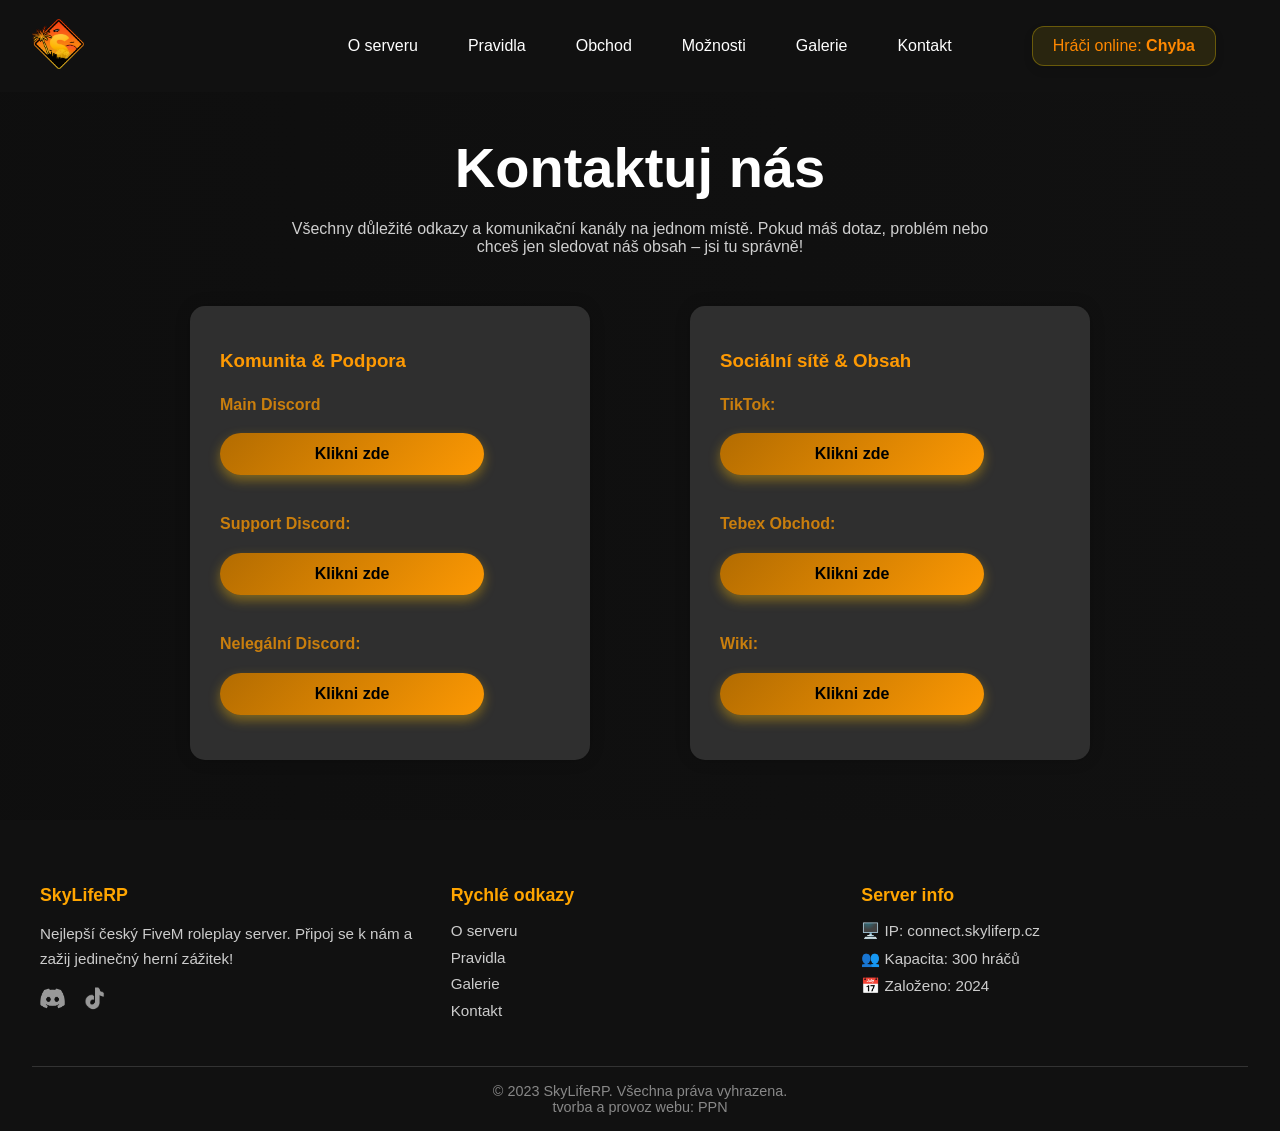
<file: kontakt.html>
<!DOCTYPE html>
<html lang="cs">
<head>
  <meta charset="UTF-8" />
  <meta name="viewport" content="width=device-width, initial-scale=1.0"/>
  <title>SkyLifeRP - Kontakt</title>
  <link rel="stylesheet" href="kontakt.css" />
  <link rel="icon" type="image/x-icon" href="img/SkyLIfeLogoWhite.png">
</head>
<body>
  <header>
    <nav class="navbar">
      <div class="logo">
        <img src="img/SkyLIfeLogoDarkYellow.png" alt="SkyLifeRP logo" class="logo-img" />
      </div>
      <div class="menu-toggle" id="menu-toggle">☰</div>
        <ul class="nav-links">
          <li><a href="index.html">O serveru</a></li>
          <li><a href="pravidla.html">Pravidla</a></li>
          <li><a href="https://store.skyliferoleplay.cz">Obchod</a></li>
          <li><a href="moznosti.html">Možnosti</a></li>
          <li><a href="galerie.html">Galerie</a></li>
          <li><a href="#">Kontakt</a></li>
  </ul>
  <div class="players-box">
    <span>Hráči online:</span> <strong id="player-count">Načítání...</strong>
  </div>
    </nav>
  </header>
<section class="contact-section">
  <div class="contact-header">
    <h2>Kontaktuj nás</h2>
    <p>Všechny důležité odkazy a komunikační kanály na jednom místě. Pokud máš dotaz, problém nebo chceš jen sledovat náš obsah – jsi tu správně!</p>
  </div>

  <div class="contact-grid">
    <div class="contact-column">
      <h3>Komunita & Podpora</h3>
      <p><strong>Main Discord</strong></p>
      <a href="https://discord.gg/skylifecz" target="_blank" class="btn">Klikni zde</a>

      <p><strong>Support Discord:</strong></p>
      <a href="https://discord.gg/D32pY2jMq7" target="_blank" class="btn">Klikni zde</a>

      <p><strong>Nelegální Discord:</strong></p>
      <a href="https://discord.gg/PNMUJyhbnb" target="_blank" class="btn">Klikni zde</a>
    </div>

    <div class="contact-column">
      <h3>Sociální sítě & Obsah</h3>
      <p><strong>TikTok:</strong></p>
      <a href="https://www.tiktok.com/@__skylife__" target="_blank" class="btn">Klikni zde</a>

      <p><strong>Tebex Obchod:</strong></p>
      <a href="https://store.skyliferoleplay.cz" target="_blank" class="btn">Klikni zde</a>

      <p><strong>Wiki:</strong></p>
      <a href="https://skylife-rp-1.gitbook.io/skylife-rp-wiki" target="_blank" class="btn">Klikni zde</a>
    </div>
  </div>
</section>

<footer class="footer">
  <div class="footer-container">
    <div class="footer-column">
      <h3>SkyLifeRP</h3>
      <p>Nejlepší český FiveM roleplay server. Připoj se k nám a zažij jedinečný herní zážitek!</p>
      <div class="social-icons">
        <a href="https://discord.gg/skylifecz"><img src="img/discord.png" alt="Discord" /></a>
        <a href="https://www.tiktok.com/@__skylife__"><img src="img/tiktok.png" alt="TikTok" /></a>
      </div>
    </div>

    <div class="footer-column">
      <h3>Rychlé odkazy</h3>
      <ul>
        <li><a href="index.html">O serveru</a></li>
        <li><a href="pravidla.html">Pravidla</a></li>
        <li><a href="galerie.html">Galerie</a></li>
        <li><a href="kontakt.html">Kontakt</a></li>
      </ul>
    </div>

    <div class="footer-column">
      <h3>Server info</h3>
      <ul>
        <li>🖥️ IP: connect.skyliferp.cz</li>
        <li>👥 Kapacita: 300 hráčů</li>
        <li>📅 Založeno: 2024</li>
      </ul>
    </div>
  </div>
  <div class="footer-bottom">
    © 2023 SkyLifeRP. Všechna práva vyhrazena. <br> tvorba a provoz webu: PPN
  </div>
</footer>

<script>
  async function fetchPlayerCount() {
    try {
      const response = await fetch("https://servers-frontend.fivem.net/api/servers/single/m8jek9");
      const data = await response.json();

      const count = data.Data.clients;
      const countElements = document.querySelectorAll("#player-count");
      countElements.forEach(el => el.textContent = count);
    } catch (error) {
      console.error("Nepodařilo se načíst počet hráčů:", error);
      const countElements = document.querySelectorAll("#player-count");
      countElements.forEach(el => el.textContent = "Chyba");
    }
  }

  fetchPlayerCount();
  setInterval(fetchPlayerCount, 60000);

  console.log("Skript funguje!");
  window.addEventListener("scroll", () => {
    const navbar = document.querySelector(".navbar");
    if (window.scrollY > 50) {
      navbar.classList.add("shrink");
    } else {
      navbar.classList.remove("shrink");
    }
  });
</script>

  <script src="script.js"></script>
</body>
</html>
</file>
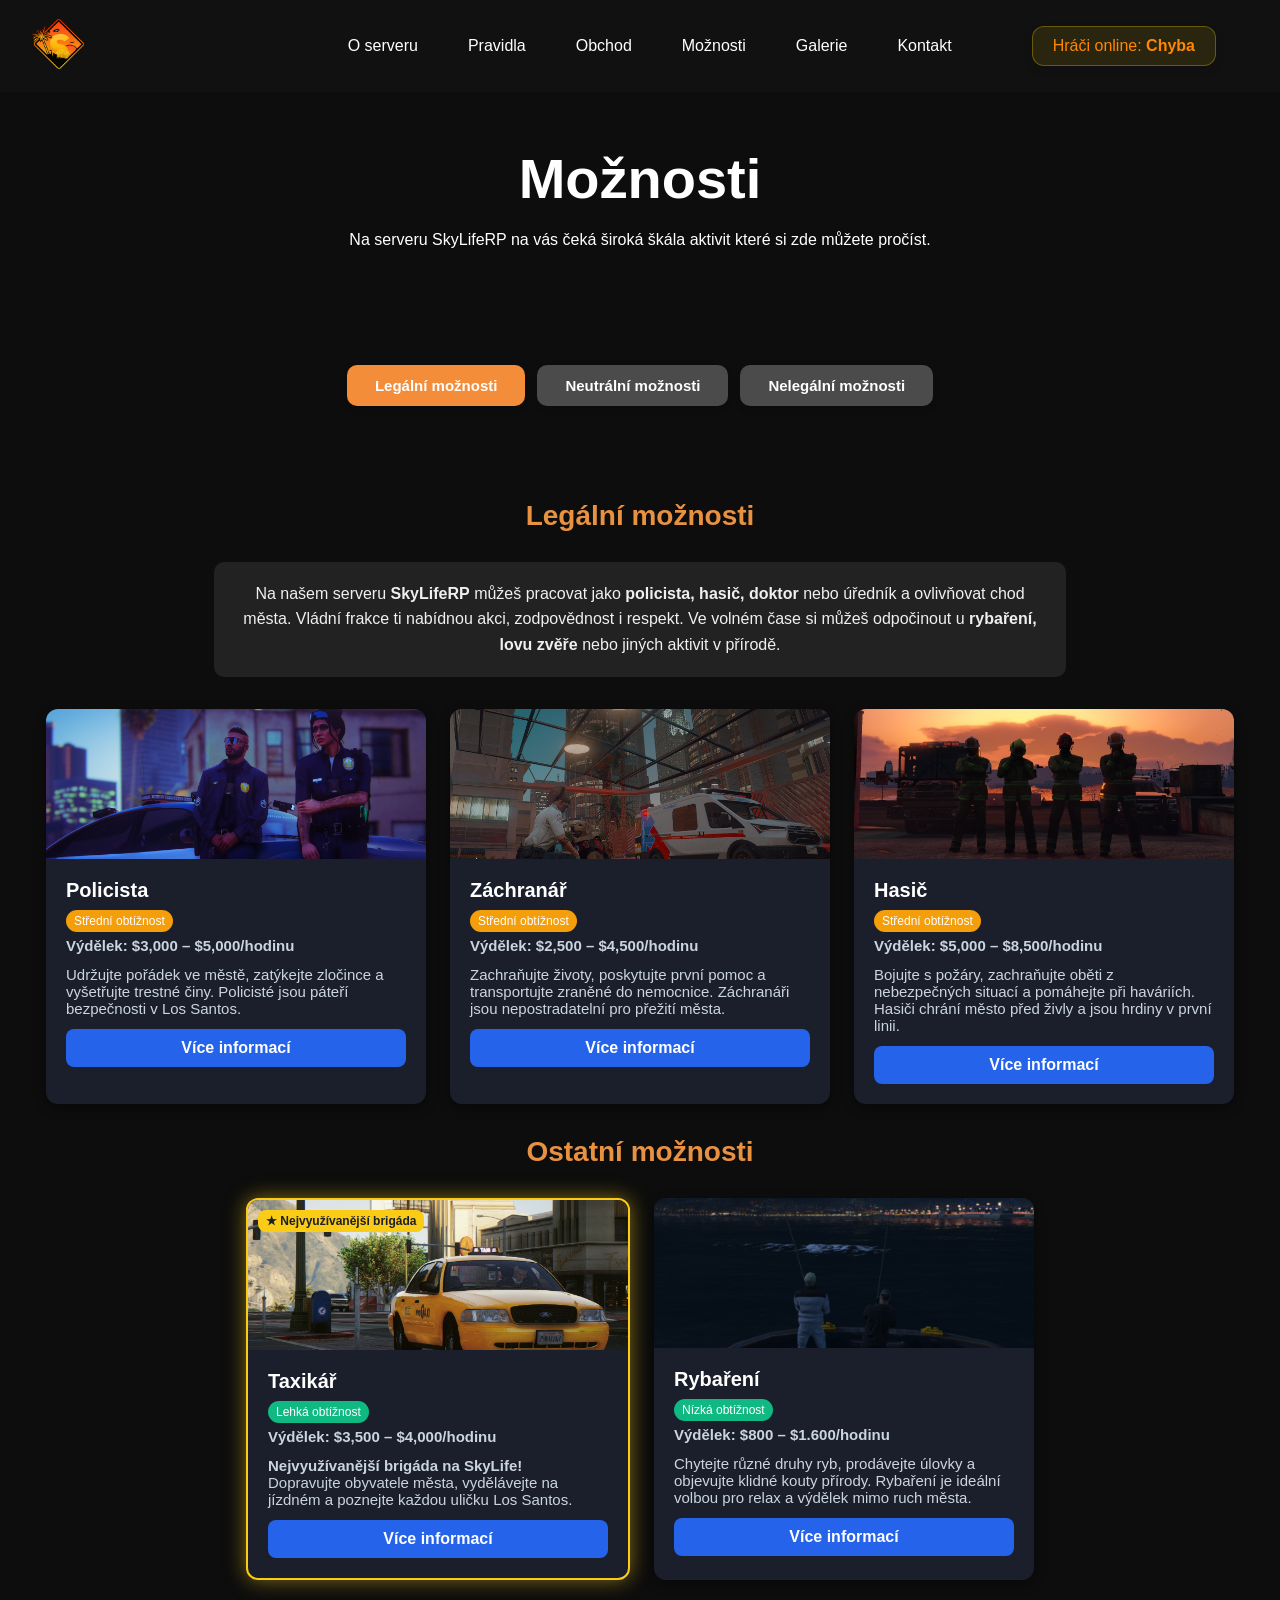
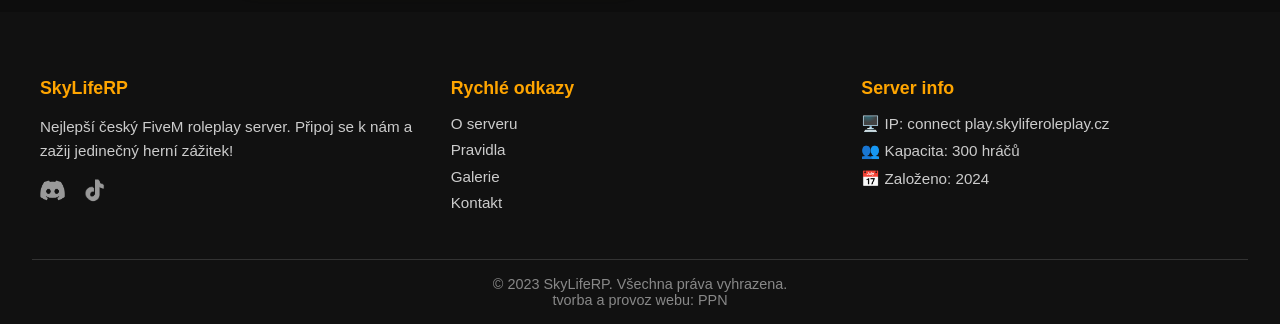
<file: moznosti.html>
<!DOCTYPE html>
<html lang="cs">
<head>
  <meta charset="UTF-8" />
  <meta name="viewport" content="width=device-width, initial-scale=1.0"/>
  <title>SkyLifeRP - Možnosti</title>
  <link rel="stylesheet" href="moznosti.css" />
  <link rel="icon" type="image/x-icon" href="img/SkyLIfeLogoWhite.png">
</head>
<body>
  <header>
    <nav class="navbar">
      <div class="logo">
        <img src="img/SkyLIfeLogoDarkYellow.png" alt="SkyLifeRP logo" class="logo-img" />
      </div>
      <div class="menu-toggle" id="menu-toggle">☰</div>
        <ul class="nav-links">
          <li><a href="index.html">O serveru</a></li>
          <li><a href="pravidla.html">Pravidla</a></li>
          <li><a href="https://store.skyliferoleplay.cz">Obchod</a></li>
          <li><a href="moznosti.html">Možnosti</a></li>
          <li><a href="galerie.html">Galerie</a></li>
          <li><a href="kontakt.html">Kontakt</a></li>
  </ul>
  <div class="players-box">
    <span>Hráči online:</span> <strong id="player-count">Načítání...</strong>
  </div>
    </nav>
  </header>

<section class="section-options">
  <div class="section-wrapper">
    <h1 class="nadpis">Možnosti</h1>
    <p class="section-subtitle">
      Na serveru SkyLifeRP na vás čeká široká škála aktivit které si zde můžete pročíst.
    </p>
  </div>
</section>

<div class="container">
  <div class="toggle-buttons">
    <button class="btn legal active" id="btn-legal">Legální možnosti</button>
    <button class="btn neutral" id="btn-neutral">Neutrální možnosti</button>
    <button class="btn illegal" id="btn-illegal">Nelegální možnosti</button>
  </div>
</div>


<!-- Kontejner pro legální karty -->
<div id="legal-cards-container">
  <h2 class="section-title">Legální možnosti</h2>
  <p class="neutral-intro">
Na našem serveru <strong>SkyLifeRP</strong> můžeš pracovat jako <strong>policista, hasič, doktor</strong> nebo úředník a ovlivňovat chod města.
Vládní frakce ti nabídnou akci, zodpovědnost i respekt.
Ve volném čase si můžeš odpočinout u <strong>rybaření, lovu zvěře</strong> nebo jiných aktivit v přírodě.
</p>
  <div class="job-cards">
    <div class="job-card">
      <div class="image-wrapper">
        <img src="img/lspd.png" alt="LSPD">
      </div>
      <div class="card-content">
        <h3>Policista</h3>
        <span class="difficulty medium">Střední obtížnost</span>
        <p class="salary">Výdělek: $3,000 – $5,000/hodinu</p>
        <p>Udržujte pořádek ve městě, zatýkejte zločince a vyšetřujte trestné činy. Policisté jsou páteří bezpečnosti v Los Santos.</p>
        <a href="#" class="info-btn" onclick="openModalLSPD()">Více informací</a>
      </div>
    </div>

          <div id="info-modal-lspd" class="modal-overlay" onclick="closeModal(event)">
    <div class="modal-content">
    <button class="modal-close-btn" onclick="closeModalByButton(event)">×</button>
    <div class="modal-scroll">

      <h2>Policista</h2>
      <div class="modal-row">
      <div class="modal-row-text">
      <ul>
      <p>Policie na SkyLife není jen o zatýkání – je to páteř zákona, klíčová součást města, kde každé rozhodnutí může změnit průběh dne. Jako policista neseš odpovědnost, ale i sílu chránit.</p> 
      <h4>Co práce u LSPD zahrnuje:</h4>
      <li>Hlídky po městě, reakce na přestupky, výjezdy k ozbrojeným incidentům</li>
      <li>Práce s moderním vybavením – tasery, radary, databáze, apod.</li>
      <li>RP výslechy, evidence trestných činů, přestupkový i trestní řád</li>
      <li>Služby jako SWAT, dopravka, hlídky ve čtvrti nebo air unit</li>
      <li>Úzká spolupráce se záchrankou a hasiči při rozsáhlých akcích</li>
      <li>Postup po hodnostech, výcviky, kariérní růst</li>
      <p><strong>Pamatuj</strong>: Nosíš odznak, ne pro prestiž – ale proto, že jsi ochoten dělat to, co jiní nedokážou. Právo, pořádek a důstojné RP začíná u tebe.</p>
      </ul>
      </div>
      </div>
      </div>
    </div>
  </div>

    <div class="job-card">
      <div class="image-wrapper">
        <img src="img/ems.png" alt="Doktorka">
      </div>
      <div class="card-content">
        <h3>Záchranář</h3>
        <span class="difficulty medium">Střední obtížnost</span>
        <p class="salary">Výdělek: $2,500 – $4,500/hodinu</p>
        <p>Zachraňujte životy, poskytujte první pomoc a transportujte zraněné do nemocnice. Záchranáři jsou nepostradatelní pro přežití města.</p>
        <a href="#" class="info-btn" onclick="openModalEMS()">Více informací</a>
      </div>
    </div>

        <div id="info-modal-ems" class="modal-overlay" onclick="closeModal(event)">
    <div class="modal-content">
    <button class="modal-close-btn" onclick="closeModalByButton(event)">×</button>
    <div class="modal-scroll">

      <h2>Záchranář</h2>
      <div class="modal-row">
      <div class="modal-row-text">
      <ul>
      <p>V roli záchranáře na SkyLife nejde jen o první pomoc. Jde o životy, o rychlost, o rozhodnutí, která děláš ve vteřinách. Být záchranářem znamená být první na místě… a poslední nadějí.</p> 
      <h4>Co tě čeká ve zdravotní frakci:</h4>
      <li>Výjezdy k nehodám, střelným zraněním i běžným kolapsům</li>
      <li>Diagnostika a ošetření zranění pomocí přehledného systému</li>
      <li>Transport pacientů do nemocnice, komunikace s doktory i policií</li>
      <li>Možnost specializace – sanitář, záchranář, lékař, chirurg nebo veterinář</li>
      <li>Přátelský kolektiv a respekt ve městě – jsi ti, kdo zachraňuje</li>
      </ul>
      </div>
      </div>
      </div>
    </div>
  </div>

    <div class="job-card">
      <div class="image-wrapper purple">
        <img src="img/lsfd.png" alt="Hasiči">
      </div>
      <div class="card-content">
        <h3>Hasič</h3>
        <span class="difficulty medium">Střední obtížnost</span>
        <p class="salary">Výdělek: $5,000 – $8,500/hodinu</p>
        <p>Bojujte s požáry, zachraňujte oběti z nebezpečných situací a pomáhejte při haváriích. Hasiči chrání město před živly a jsou hrdiny v první linii.</p>
        <a href="#" class="info-btn" onclick="openModalLSFD()">Více informací</a>
      </div>
    </div>

    <div id="info-modal-lsfd" class="modal-overlay" onclick="closeModal(event)">
    <div class="modal-content">
    <button class="modal-close-btn" onclick="closeModalByButton(event)">×</button>
    <div class="modal-scroll">

      <h2>Hasič</h2>
      <div class="modal-row">
      <div class="modal-row-text">
      <ul>
      <p>Na SkyLifeRP se můžeš stát součástí elitního týmu záchranářů v roli profesionálního hasiče. Tahle práce není jen o hašení požárů – je o odvaze, rychlém rozhodování a záchraně životů uprostřed chaosu.</p> 
      <h4>Co hasičská frakce nabízí:</h4>
      <li>Zásahy při požárech, autonehodách, výbuších a dalších krizových situacích</li>
      <li>Spolupráce s policií a záchrankou při velkých incidentech</li>
      <li>Využití specializované techniky – cisterny, hydraulické nůžky, výsuvné žebříky</li>
      <li>Ošetřování popálenin, evakuace z budov, zajištění bezpečí na místě</li>
      <li>Skvělý RP potenciál pro týmovou spolupráci, napětí i hrdinské momenty</li>
      </ul>
      </div>
      </div>
      </div>
    </div>
  </div>

  </div>

  <h2 class="section-title">Ostatní možnosti</h2>
  <div class="job-cards">

<div class="job-card highlight">
  <div class="image-wrapper">
    <img src="img/taxi.png" alt="Taxi">
  </div>
  <div class="card-content">
    <h3>Taxikář</h3>
    <span class="difficulty low">Lehká obtížnost</span>
    <p class="salary">Výdělek: $3,500 – $4,000/hodinu</p>
    <p><strong>Nejvyužívanější brigáda na SkyLife!</strong><br>
    Dopravujte obyvatele města, vydělávejte na jízdném a poznejte každou uličku Los Santos.</p>
    <a href="#" class="info-btn" onclick="openModalTaxi()">Více informací</a>
  </div>
</div>

<div id="info-modal-taxi" class="modal-overlay" onclick="closeModal(event)">
  <div class="modal-content">
    <button class="modal-close-btn" onclick="closeModalByButton(event)">×</button>
    <div class="modal-scroll">

      <h2>Taxikář</h2>
      <div class="modal-row">
        <div class="modal-row-text">
          <ul>
            <p>Taxi služba na SkyLife není jen o převážení pasažérů – je to spojka mezi lidmi, tepna města, která nikdy nespí. 
            Jako taxikář znáš každou ulici, jsi průvodce i pomocník, když ostatní potřebují rychle dorazit na místo.</p> 
            <p><strong>Proč právě taxi?</strong><br>
            Protože jde o <span style="color:#facc15; font-weight:bold;">nejpopulárnější brigádu</span> na serveru – denně ji využívají stovky hráčů, 
            takže o zákazníky nebude nouze!</p>
            <h4>Co práce u Taxi zahrnuje:</h4>
            <li>Vyřizování zakázek přes dispečink i zastavování pro náhodné zákazníky</li>
            <li>Perfektní znalost ulic, zkratek a nejrychlejších tras</li>
            <li>Interakce s hráči – od běžných jízd po nečekané situace</li>
            <li>Flexibilní pracovní doba, volnost v hraní a stabilní příjem</li>
            <li>Postup v hierarchii taxi společnosti, od řidiče až po dispečera</li>
            <p><strong>Pamatuj</strong>: Nejsi jen řidič – jsi součástí života Los Santos. Každá tvoje jízda může znamenat začátek příběhu, na který se nezapomíná.</p>
          </ul>
        </div>
      </div>
    </div>
  </div>
</div>


    <div class="job-card">
      <div class="image-wrapper">
        <img src="img/rybar.png" alt="Rybaření">
      </div>
      <div class="card-content">
        <h3>Rybaření</h3>
        <span class="difficulty low">Nízká obtížnost</span>
        <p class="salary">Výdělek: $800 – $1.600/hodinu</p>
        <p>Chytejte různé druhy ryb, prodávejte úlovky a objevujte klidné kouty přírody. Rybaření je ideální volbou pro relax a výdělek mimo ruch města.</p>
        <a href="#" class="info-btn" onclick="openModalRyb()">Více informací</a>
      </div>
    </div>
  </div>
</div>

<div id="info-modal-ryb" class="modal-overlay" onclick="closeModal(event)">
  <div class="modal-content">
    <button class="modal-close-btn" onclick="closeModalByButton(event)">×</button>
    <div class="modal-scroll">

      <h2>Rybaření</h2>

      <div class="modal-row">
        <div class="modal-row-text">
          <p>🐟 Rybaření je skvělý způsob, jak si vydělat peníze a zároveň se pobavit! 💰✨ Můžeš chytat sám nebo s kamarádem, takže o zábavu nebude nouze! 🛶👥</p>
        </div>
        <div class="modal-row-image">
          <img src="img/ryb1.png" alt="Rybaření Image 1">
        </div>
      </div>
      <div class="modal-row">
        <div class="modal-row-text">
          <p>🚤 Nemáš loď? Žádný problém! Můžeš si ji půjčit v místní půjčovně a vyrazit na lov větších úlovků! 🐠🎣</p>
        </div>
        <div class="modal-row-image">
          <img src="img/ryb2.png" alt="Rybaření Image 2">
        </div>
      </div>
      <div class="modal-row">
        <div class="modal-row-text">
          <p>📈 S rybařením získáváš XP, což ti odemkne lepší pruty a návnady! 🏹🐛 Ty ti pomůžou chytat vzácnější a dražší ryby, takže si můžeš pořádně namastit kapsu! 💰🐡</p>
        </div>
        <div class="modal-row-image">
          <img src="img/ryb3.png" alt="Rybaření Image 3">
        </div>
      </div>
      <div class="modal-row">
        <div class="modal-row-text">
          <p>🎯 Denní mise – Každý den můžeš plnit speciální úkoly, které ti dají XP navíc a pomůžou ti rychleji postupovat! 📜🔥</p>
        </div>
        <div class="modal-row-image">
          <img src="img/ryb4.png" alt="Rybaření Image 4">
        </div>
      </div>

      <div class="modal-row">
        <div class="modal-row-text">
          <p>💎 Speciální nabídky – Občas se objeví exkluzivní nabídky, díky kterým si můžeš přilepšit a získat lepší vybavení! 🛍️🎁</p>
        </div>
        <div class="modal-row-image">
          <img src="img/ryb5.png" alt="Rybaření Image 5">
        </div>
      </div>

    </div>
  </div>
</div>

<!-- Neutrální karty - skryté ve výchozím stavu -->
<div id="neutral-cards-container" style="display:none;">
<h2 class="section-title">Neutrální práce</h2>

<p class="neutral-intro">
  Na našem serveru <strong>SkyLifeRP</strong> najdeš bohaté možnosti roleplaye i mimo kriminální a státní scénu. 
  Neutrální frakce zahrnují podniky, kluby a služby, které tvoří živé a realistické město. 
  Ať už tě baví podnikání, komunikace nebo práce rukama – tady si vybereš.
</p>

  <div class="job-cards">
    <div class="job-card">
      <div class="image-wrapper">
        <img src="img/mechanik.png" alt="Mechanik">
      </div>
      <div class="card-content">
        <h3>Mechanik</h3>
        <span class="difficulty low">Nízká obtížnost</span>
        <p class="salary">Výdělek: $2,000 – $3,500/hodinu</p>
        <p>Miluješ auta? Opravuj vozidla, montuj tuning, lakuj karoserie a provozuj jednu z klíčových služeb města. Dílny jsou ideální pro hráče, kteří chtějí propojit RP s mechanikou vozidel.</p>
        <a href="#" class="info-btn" onclick="openModalMechanic()">Více informací</a>
      </div>
    </div>

    <div id="info-modal-mechanic" class="modal-overlay" onclick="closeModal(event)">
      <div class="modal-content">
        <button class="modal-close-btn" onclick="closeModalByButton(event)">×</button>
          <div class="modal-scroll">

          <h2>Mechanik</h2>
            <div class="modal-row">
              <div class="modal-row-text">
                <ul>
              <p>Na SkyLife najdeš hned několik funkčních dílen, kde si můžeš opravit, upravit nebo vylepšit své vozidlo. Každá z nich má vlastní styl a prostředí – vyber si tu, která ti sedí nejvíc!</p>
              <h3>Crafting Table v dílnách</h3>
              <li>Každá dílna je vybavena Crafting Tablem, který umožňuje vyrábět základní předměty pro servis a péči o vozidla</li>
              <h3>Co zde můžeš vyrábět:</h3>
              <li><strong>Repair Kity</strong> – pro rychlou opravu vozidel v terénu</li>
              <li><strong>Správný postup vaření</strong> – jinak meth nebude kvalitní nebo selže</li>
                </ul>
              </div>
            </div>
          </div>
      </div>
    </div>

    <div class="job-card">
      <div class="image-wrapper">
        <img src="img/gastro.png" alt="Bar">
      </div>
      <div class="card-content">
        <h3>Gastronomický personál</h3>
        <span class="difficulty low">Nízká obtížnost</span>
        <p class="salary">Výdělek: $2,400 – $3,000/hodinu</p>
        <p>Otevři si vlastní podnik, připravuj menu, obsluhuj zákazníky a vytvoř si stálou klientelu. Možností je mnoho – od fastfoodu až po luxusní restauraci.</p>
        <a href="#" class="info-btn" onclick="openModalGastro()">Více informací</a>
      </div>
    </div>


    <div id="info-modal-gastro" class="modal-overlay" onclick="closeModal(event)">
      <div class="modal-content">
        <button class="modal-close-btn" onclick="closeModalByButton(event)">×</button>
          <div class="modal-scroll">

          <h2>Restaurace</h2>
            <div class="modal-row">
              <div class="modal-row-text">
                <ul>
              <p>Na SkyLife používáme propracované a interaktivní restaurační scripty od DRC. Tyto podniky přinášejí nejen plnohodnotné doplnění hladu a žízně, ale také jedinečný RP zážitek, kterým se obchody nevyrovnají.</p>
              <h3>Co restaurace nabízejí?</h3>
              <li>Každá restaurace má vlastní jídelníček – jiné pokrmy, jiné efekty</li>
              <li>Jídlo i pití se připravuje ručně hráči – vše je součástí RP procesu</li>
              <li>Možnost objednat, obsloužit, připravit i rozvážet ( Services v Telefonu )</li>
              <li>Speciální efekty (např. plné doplnění hladu/žízně, dočasné buffy)</li>
              <li>Interiér, obsluha a sociální kontakt – ideální pro eventy i chill</li>
              <p><strong>Pamatuj</strong>: Jídlo z restaurace ti nejen naplní břicho, ale může být i součástí skvělého RP momentu s komunitou.</p>
                </ul>
              </div>
            </div>
          </div>
      </div>
    </div>


    <div class="job-card">
      <div class="image-wrapper">
        <img src="img/bary.png" alt="Bar">
      </div>
      <div class="card-content">
        <h3>Barový a klubový personál</h3>
        <span class="difficulty low">Nízká obtížnost</span>
        <p class="salary">Výdělek: $2,800 – $3,500/hodinu</p>
        <p>Staň se majitelem populárního nočního klubu, DJem nebo barmanem. Pořádej akce, přilákej návštěvníky a starej se o provoz podniku.</p>
        <a href="#" class="info-btn" onclick="openModalBary()">Více informací</a>
      </div>
    </div>

        <div id="info-modal-bary" class="modal-overlay" onclick="closeModal(event)">
      <div class="modal-content">
        <button class="modal-close-btn" onclick="closeModalByButton(event)">×</button>
          <div class="modal-scroll">

          <h2>Barový a klubový personál</h2>
            <div class="modal-row">
              <div class="modal-row-text">
                <ul>
              <p>SkyLife v noci nikdy nespí – a právě ty můžeš být tím, kdo udává rytmus večera, míchá nejlepší drinky nebo drží pořádek na vstupu. Kluby a bary jsou srdcem nočního RP – místo zábavy, konfliktů i nezapomenutelných momentů.</p>
              <h3>Jaké pozice můžeš zastávat:</h3>
              <li><strong>Barman</strong> – připravuješ nápoje, obsluhuješ hosty, komunikuješ s DJem a vytváříš atmosféru</li>
              <li><strong>DJ</strong> – ovládáš hudbu, nastavuješ sety, ovlivňuješ tempo večera, můžeš hostovat akce</li>
              <li><strong>Security</strong> – kontroluješ vstup, řešíš konflikty, spolupracuješ s policií, držíš prostor v bezpečí</li>
              <h3>Co barový svět nabízí:</h3>
              <li>Stylové interiéry a hráčem vlastněné podniky</li>
              <li>Možnost plánovat večírky, akce nebo VIP párty</li>
              <li>Spolupráce s event týmem i frakcemi (policie, media…)</li>
              <li>Skvělý prostor pro lehké i intenzivní RP (flirty, konflikty, drama)</li>
                </ul>
              </div>
            </div>
          </div>
      </div>
    </div>
  </div>
          <h2 class="section-title">Proč si zvolit neutrální frakci?</h2>
      <section class="neutral-intro2">
    <ul>
      <li>Flexibilní RP – Tvoje role není vázaná na zákon nebo zločin. Můžeš si vytvářet vlastní scénáře a navazovat různorodé vztahy s ostatními hráči.</li>
      <li>Volnost a kreativita – Máš prostor přizpůsobit si frakci podle svých představ. Nejsi ničím svázaný – rozjeď podnik podle svého stylu, pravidel a nápadů.</li>
      <li>Možnost růstu – Dobře vedená frakce může získat prestiž a vliv v rámci komunity.</li>
    </ul>
    <p>Náš server dává prostor kreativním hráčům, kteří chtějí budovat, tvořit a rozvíjet herní svět. Nezáleží na tom, zda máš chuť být úspěšný podnikatel, vášnivý kuchař, šikovný mechanik nebo mistr výroby – tady najdeš místo právě pro sebe.</p>
  </section>
</div>

<!-- Nelegální karty - skryté ve výchozím stavu -->
<div id="illegal-cards-container" style="display:none;">
  <h2 class="section-title">Nelegální práce</h2>
    <p class="neutral-intro">
Na <strong>SkyLifeRP</strong> můžeš vstoupit do podsvětí jako člen <strong>gangu, mafie nebo kartelu</strong> a budovat respekt nelegální cestou.
Zapoj se do <strong>výpalného, pašování</strong> nebo si vybuduj vlastní síť – třeba <strong>pěstuj marihuanu, vař perník</strong> nebo obchoduj se zbraněmi.
Tahle cesta je riskantní, ale výnosná – a otevřená jen těm, kteří si umí krýt záda.


<h2 class="section-title">Ostatní možnosti</h2>
  <div class="job-cards">
    <div class="job-card">
      <div class="image-wrapper">
        <img src="img/tráva.png" alt="Marihuana">
      </div>
      <div class="card-content">
        <h3>Pěstování marihuany</h3>
        <span class="difficulty medium">Střední obtížnost</span>
        <p class="salary">Výdělek: $1,000 – $3,000/hodinu</p>
        <p>Sázejte, sklízejte a zpracovávejte rostliny na výnosný produkt. Pěstování marihuany vyžaduje opatrnost, ale může přinést vysoký zisk pro odvážné.</p>
        <a href="#" class="info-btn" onclick="openModalWeed()">Více informací</a>
      </div>
    </div>

  <div id="info-modal-weed" class="modal-overlay" onclick="closeModal(event)">
  <div class="modal-content">
    <button class="modal-close-btn" onclick="closeModalByButton(event)">×</button>
    <div class="modal-scroll">

      <h2>Pěstování marihuany</h2>
      <div class="modal-row">
      <div class="modal-row-text">
      <ul>
      <h4>Možnosti pěstování:</h4> 
      <li>Lze pěstovat v květináči kdekoliv (outdoor)</li>
      <li>Nebo uvnitř domu, pokud máš lampičku jako náhradu slunce</li>
      <li>Pěstování vyžaduje pravidelnou péči: zalévání, hnojení, kontrola stavu</li>
      <li>Po dozrání lze sklidit a zabalit přímo v inventáři pomocí sáčku</li>
      <h4>Co s ní dál?</h4> 
      <li>Můžeš ji prodat u NPC</li>
      <li>Nebo si z ní ubalit joint a užít si účinek</li>
      </ul>
        </div>
        <div class="modal-row-image">
          <img src="img/weed.png" alt="Rybaření Image 1">
        </div>
      </div>
      </div>
    </div>
  </div>

        <div class="job-card">
      <div class="image-wrapper">
        <img src="img/meth1.png" alt="Vaření Methu">
      </div>
      <div class="card-content">
        <h3>Vaření pervitinu</h3>
        <span class="difficulty medium">Střední obtížnost</span>
        <p class="salary">Výdělek: $1,000 – $3,000/hodinu</p>
        <p>Obchody zde fungují klasickým způsobem, jak už dobře znáte.</p>
        <a href="#" class="info-btn" onclick="openModalMeth()">Více informací</a>
      </div>
    </div>

  <div id="info-modal-meth" class="modal-overlay" onclick="closeModal(event)">
  <div class="modal-content">
    <button class="modal-close-btn" onclick="closeModalByButton(event)">×</button>
    <div class="modal-scroll">

      <h2>Vaření pervitinu</h2>
      <div class="modal-row">
      <div class="modal-row-text">
      <ul>
        <p>Výroba methu probíhá v karavanu <strong>Journey II</strong>, který si musíš koupit</p>
        <h4>Potřebuješ:</h4>
        <li>Speciální chemikálie zakoupené u dealera poblíž Human Labs</li>
        <li>Správný postup vaření – jinak meth nebude kvalitní nebo selže</li>
      </ul>
        </div>
      </div>
      </div>
    </div>
  </div>

      <div class="job-card">
      <div class="image-wrapper">
        <img src="img/obchod.png" alt="Obchod">
      </div>
      <div class="card-content">
        <h3>Vykrádání obchodu</h3>
        <span class="difficulty medium">Střední obtížnost</span>
        <p class="salary">Výdělek: $1,000 – $3,000/hodinu</p>
        <p>Obchody zde fungují klasickým způsobem, jak už dobře znáte.</p>
        <a href="#" class="info-btn" onclick="openModalStore()">Více informací</a>
      </div>
    </div>

  <div id="info-modal-store" class="modal-overlay" onclick="closeModal(event)">
  <div class="modal-content">
    <button class="modal-close-btn" onclick="closeModalByButton(event)">×</button>
    <div class="modal-scroll">

      <h2>Vykrádání obchodu</h2>
      <div class="modal-row">
      <div class="modal-row-text">
      <ul>
        <h4>Co potřebujete k loupeži?</h4>
        <li>Zbraň – bez ní to nepůjde.</li>
        <li>Rukojmí – pro lepší vyjednávací pozici.</li>
      </ul>
        <p>⚠️ Než se do něčeho pustíte, přečtěte si pravidla!</p>
        </div>
        <div class="modal-row-image">
          <img src="img/obchod2.png" alt="Vykrádání obchodu">
        </div>
      </div>
      </div>
    </div>
  </div>

    <div class="job-card">
      <div class="image-wrapper">
        <img src="img/heist.png" alt="Heist">
      </div>
      <div class="card-content">
        <h3>Heist Tablet</h3>
        <span class="difficulty medium">Střední obtížnost</span>
        <p class="salary">Výdělek: $1,000 – $3,000/hodinu</p>
        <p>Heisty probíhají prostřednictvím Contract tabletu, který umožňuje plánování a provedení různých loupeží.</p>
        <a href="#" class="info-btn" onclick="openModalHeist()">Více informací</a>
      </div>
    </div>

  <div id="info-modal-heist" class="modal-overlay" onclick="closeModal(event)">
  <div class="modal-content">
    <button class="modal-close-btn" onclick="closeModalByButton(event)">×</button>
    <div class="modal-scroll">

      <h2>Heist Tablet</h2>
      <div class="modal-row">
        <div class="modal-row-text">
                <ul>
      <h4>Kde získat tablet?</h4> 
      <li>Contract tablet lze koupit v elektro shopu.</li>
      <h4>Jak funguje tablet?</h4> 
      <li>Po otevření tabletu vidíte svůj profil, který můžete vylepšovat (expit) a postupně si odemykat lepší možnosti. Můžete se také spojit s kamarády díky systému skupin, což vám umožní efektivnější provádění heistů.</li>
      </ul>
        </div>
        <div class="modal-row-image">
          <img src="img/heist1.png" alt="Heist 1">
        </div>
      </div>
      <div class="modal-row">
        <div class="modal-row-text">
          <ul><h4>Dostupné heisty</h4></ul>
          <p>Art Asylum 🔹 Bobcat Security 🔹 Car Boosting 🔹 Cargo Containers 🔹 Casino 🔹 Cash Exchange 🔹 Fleeca Bank 🔹 Laundromat 🔹 Maze Bank 🔹 Pacific Bank 🔹 Paleto Bank</p>
        </div>
        <div class="modal-row-image">
          <img src="img/heist2.png" alt="Heist 2">
        </div>
      </div>
      </div>
    </div>
  </div>
</div>

  </div>
</div>
<footer class="footer">
  <div class="footer-container">
    <div class="footer-column">
      <h3>SkyLifeRP</h3>
      <p>Nejlepší český FiveM roleplay server. Připoj se k nám a zažij jedinečný herní zážitek!</p>
      <div class="social-icons">
        <a href="https://discord.gg/skylifecz"><img src="img/discord.png" alt="Discord" /></a>
        <a href="https://www.tiktok.com/@__skylife__"><img src="img/tiktok.png" alt="TikTok" /></a>
      </div>
    </div>

    <div class="footer-column">
      <h3>Rychlé odkazy</h3>
      <ul>
        <li><a href="index.html">O serveru</a></li>
        <li><a href="pravidla.html">Pravidla</a></li>
        <li><a href="galerie.html">Galerie</a></li>
        <li><a href="kontakt.html">Kontakt</a></li>
      </ul>
    </div>

    <div class="footer-column">
      <h3>Server info</h3>
      <ul>
        <li>🖥️ IP: connect play.skyliferoleplay.cz</li>
        <li>👥 Kapacita: 300 hráčů</li>
        <li>📅 Založeno: 2024</li>
      </ul>
    </div>
  </div>
  <div class="footer-bottom">
    © 2023 SkyLifeRP. Všechna práva vyhrazena. <br> tvorba a provoz webu: PPN
  </div>
</footer>
<script src="script1.js"></script>
</body>
<script>
  async function fetchPlayerCount() {
    try {
      const response = await fetch("https://servers-frontend.fivem.net/api/servers/single/m8jek9");
      const data = await response.json();

      const count = data.Data.clients;
      const countElements = document.querySelectorAll("#player-count");
      countElements.forEach(el => el.textContent = count);
    } catch (error) {
      console.error("Nepodařilo se načíst počet hráčů:", error);
      const countElements = document.querySelectorAll("#player-count");
      countElements.forEach(el => el.textContent = "Chyba");
    }
  }

  fetchPlayerCount();
  setInterval(fetchPlayerCount, 60000);

  async function loadPlayerCount() {
    try {
      // IP A PORT SERVERU
      const response = await fetch("http://123.45.67.89:30120/players.json");
      const data = await response.json();
      document.getElementById("playerCount").textContent = data.length;
    } catch (error) {
      document.getElementById("playerCount").textContent = "Nedostupné";
      console.error("Chyba při načítání hráčů:", error);
    }
  }

  loadPlayerCount();
  setInterval(loadPlayerCount, 30000); // obnov každých 30 sekund
  function openModal() {
    document.getElementById("info-modal").style.display = "flex";
  }

  function closeModal(e) {
    if (e.target.classList.contains("modal-overlay")) {
      document.getElementById("info-modal").style.display = "none";
    }
  }

  function openModalLSPD() {
  document.getElementById('info-modal-lspd').style.display = 'flex';
}

  function openModalEMS() {
  document.getElementById('info-modal-ems').style.display = 'flex';
}

  function openModalLSFD() {
  document.getElementById('info-modal-lsfd').style.display = 'flex';
}

  function openModalTaxi() {
  document.getElementById('info-modal-taxi').style.display = 'flex';
}

  function openModalRyb() {
  document.getElementById('info-modal-ryb').style.display = 'flex';
}

  function openModalMechanic() {
  document.getElementById('info-modal-mechanic').style.display = 'flex';
}

  function openModalGastro() {
  document.getElementById('info-modal-gastro').style.display = 'flex';
}

  function openModalBary() {
  document.getElementById('info-modal-bary').style.display = 'flex';
}

  function openModalHeist() {
  document.getElementById('info-modal-heist').style.display = 'flex';
}

  function openModalWeed() {
  document.getElementById('info-modal-weed').style.display = 'flex';
}

  function openModalMeth() {
  document.getElementById('info-modal-meth').style.display = 'flex';
}

  function openModalStore() {
  document.getElementById('info-modal-store').style.display = 'flex';
}

function closeModal(e) {
  if (e.target.classList.contains("modal-overlay")) {
    e.target.style.display = "none";
  }
}

function closeModalByButton(event) {
  event.stopPropagation();
  event.target.closest('.modal-overlay').style.display = 'none';
}

</script>
</html>
</file>
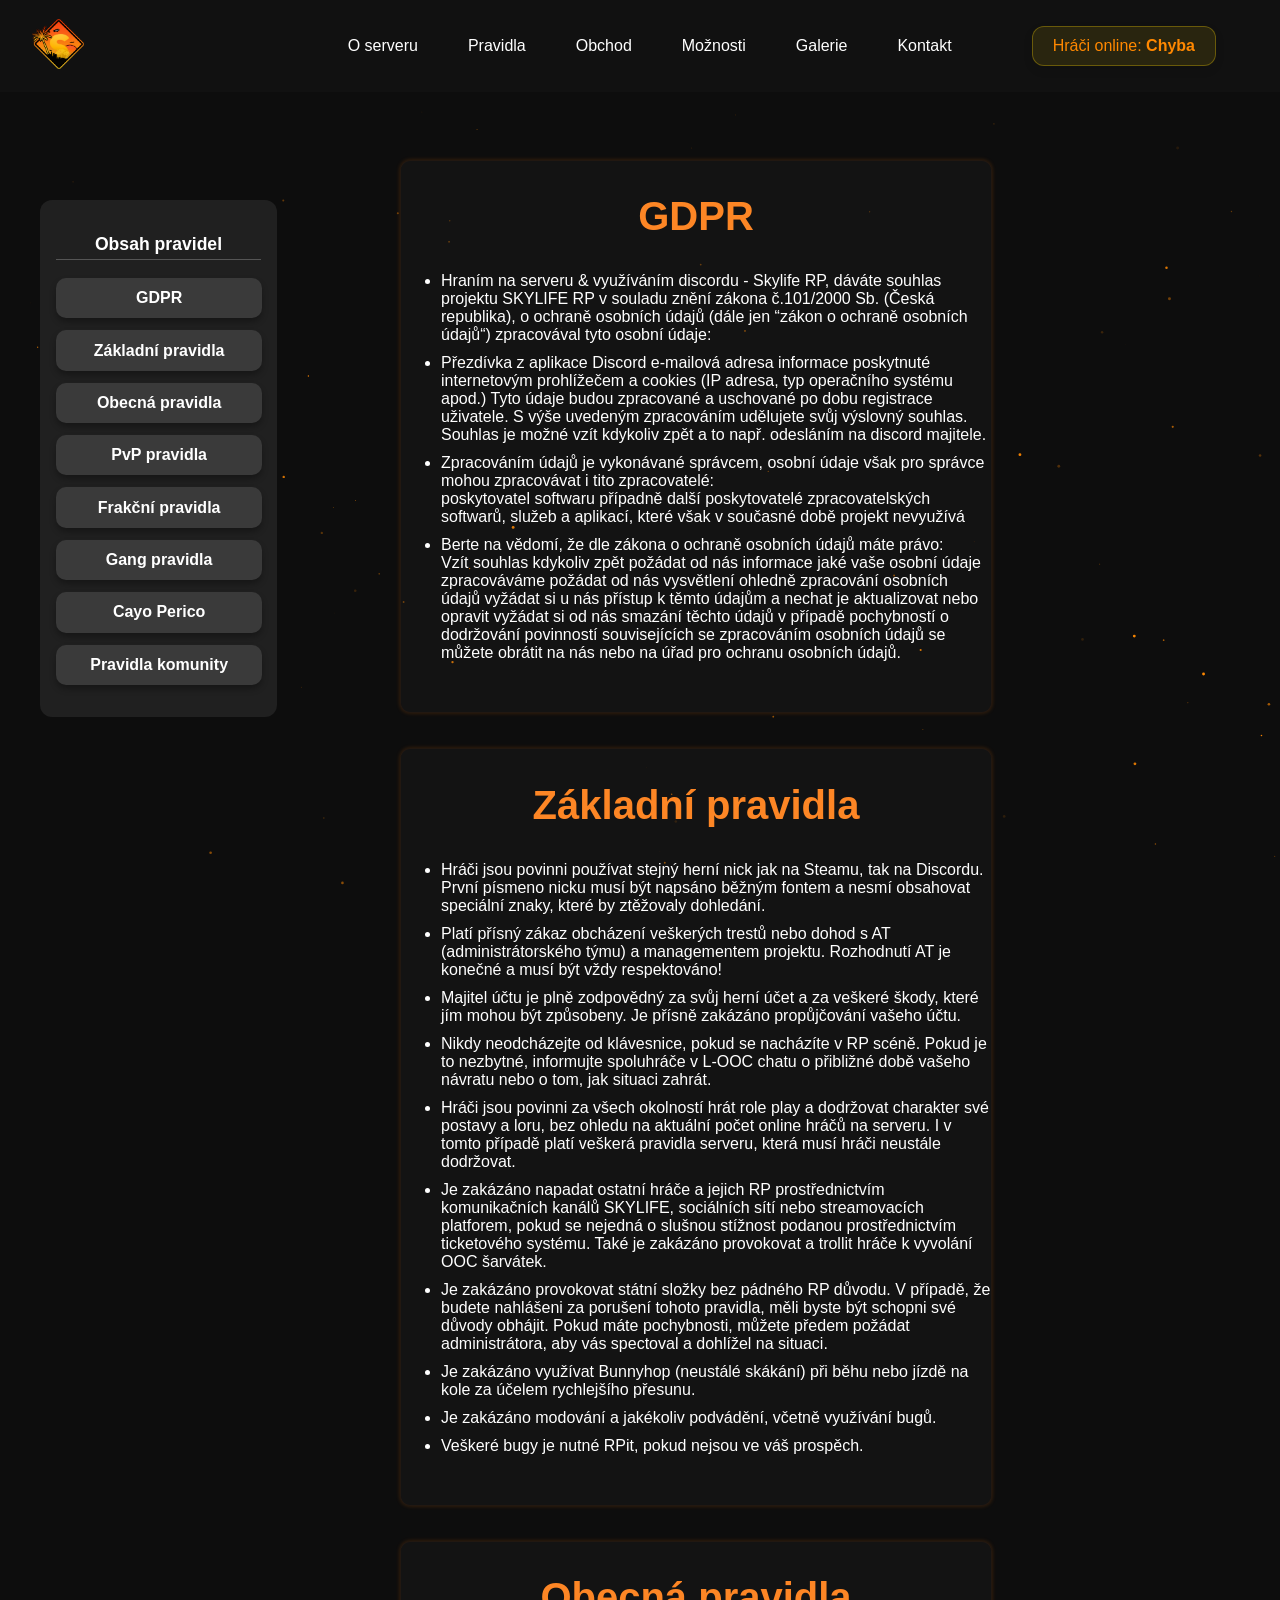
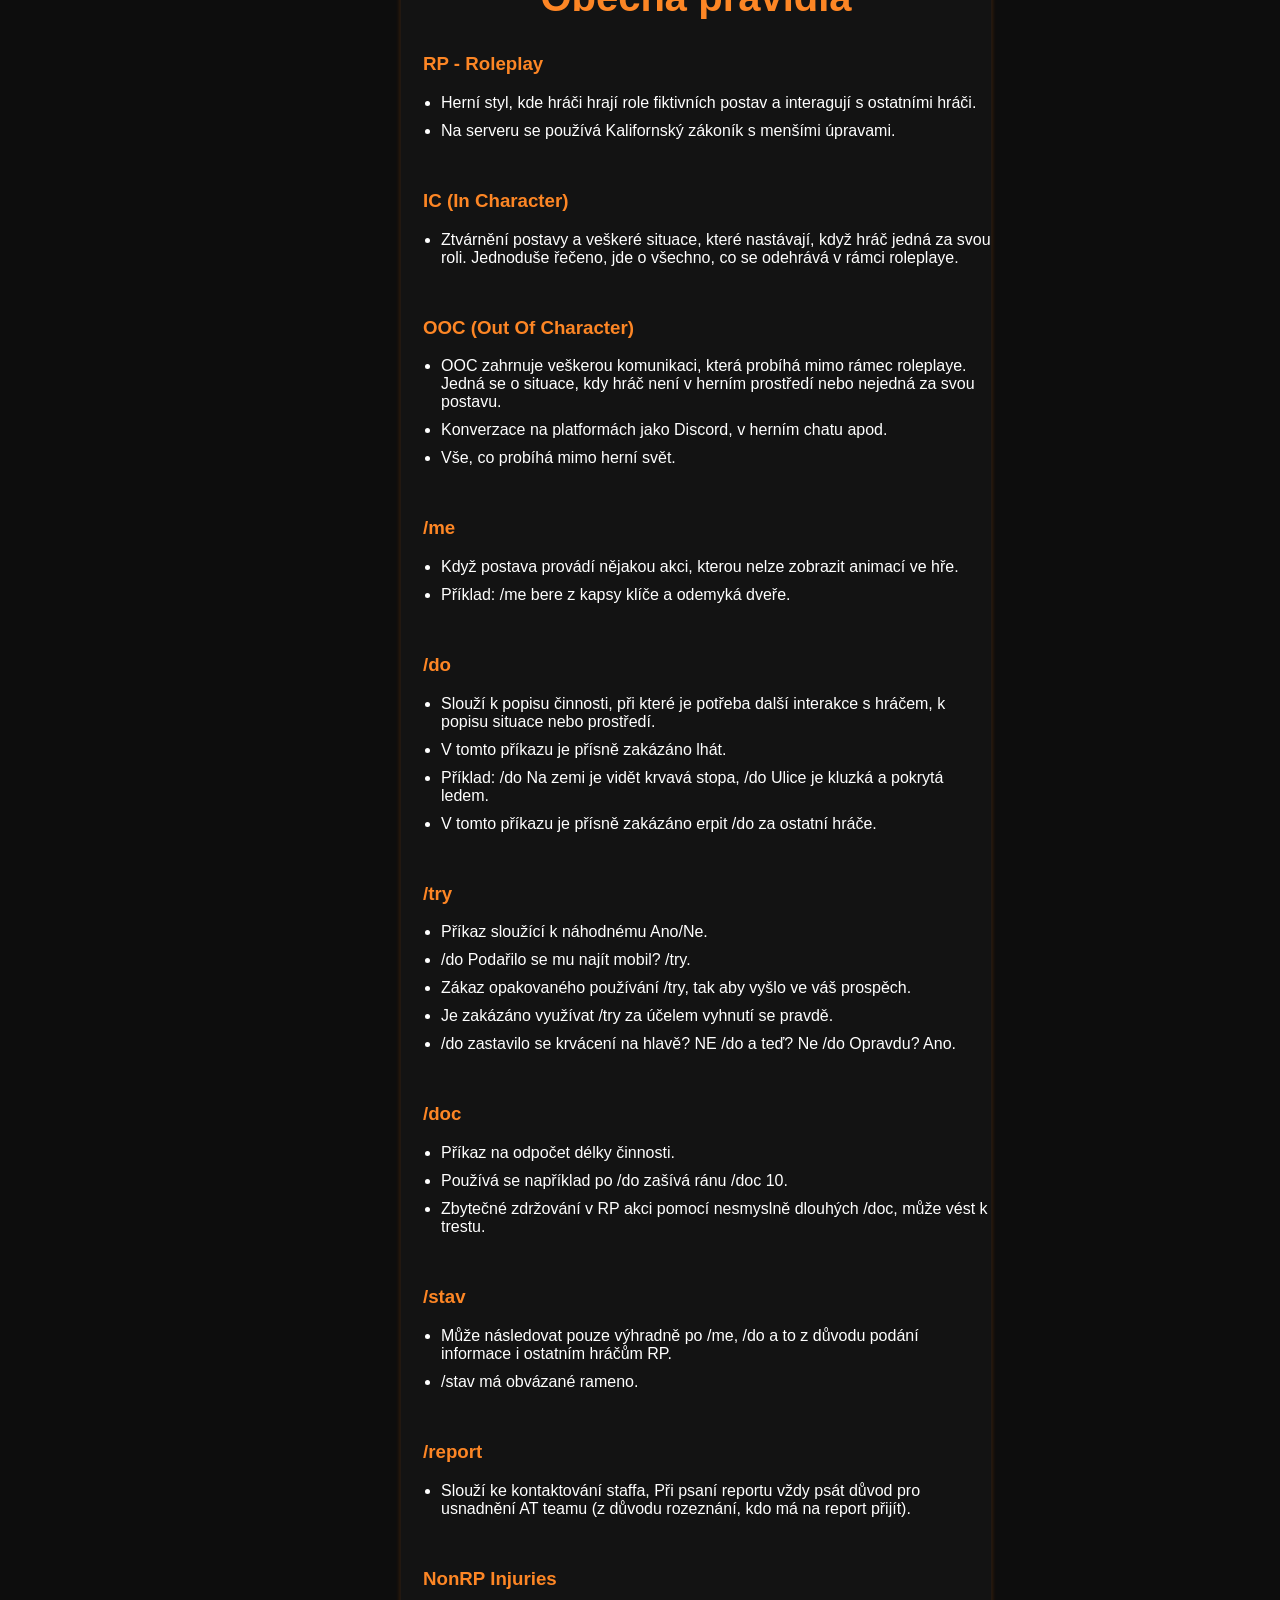
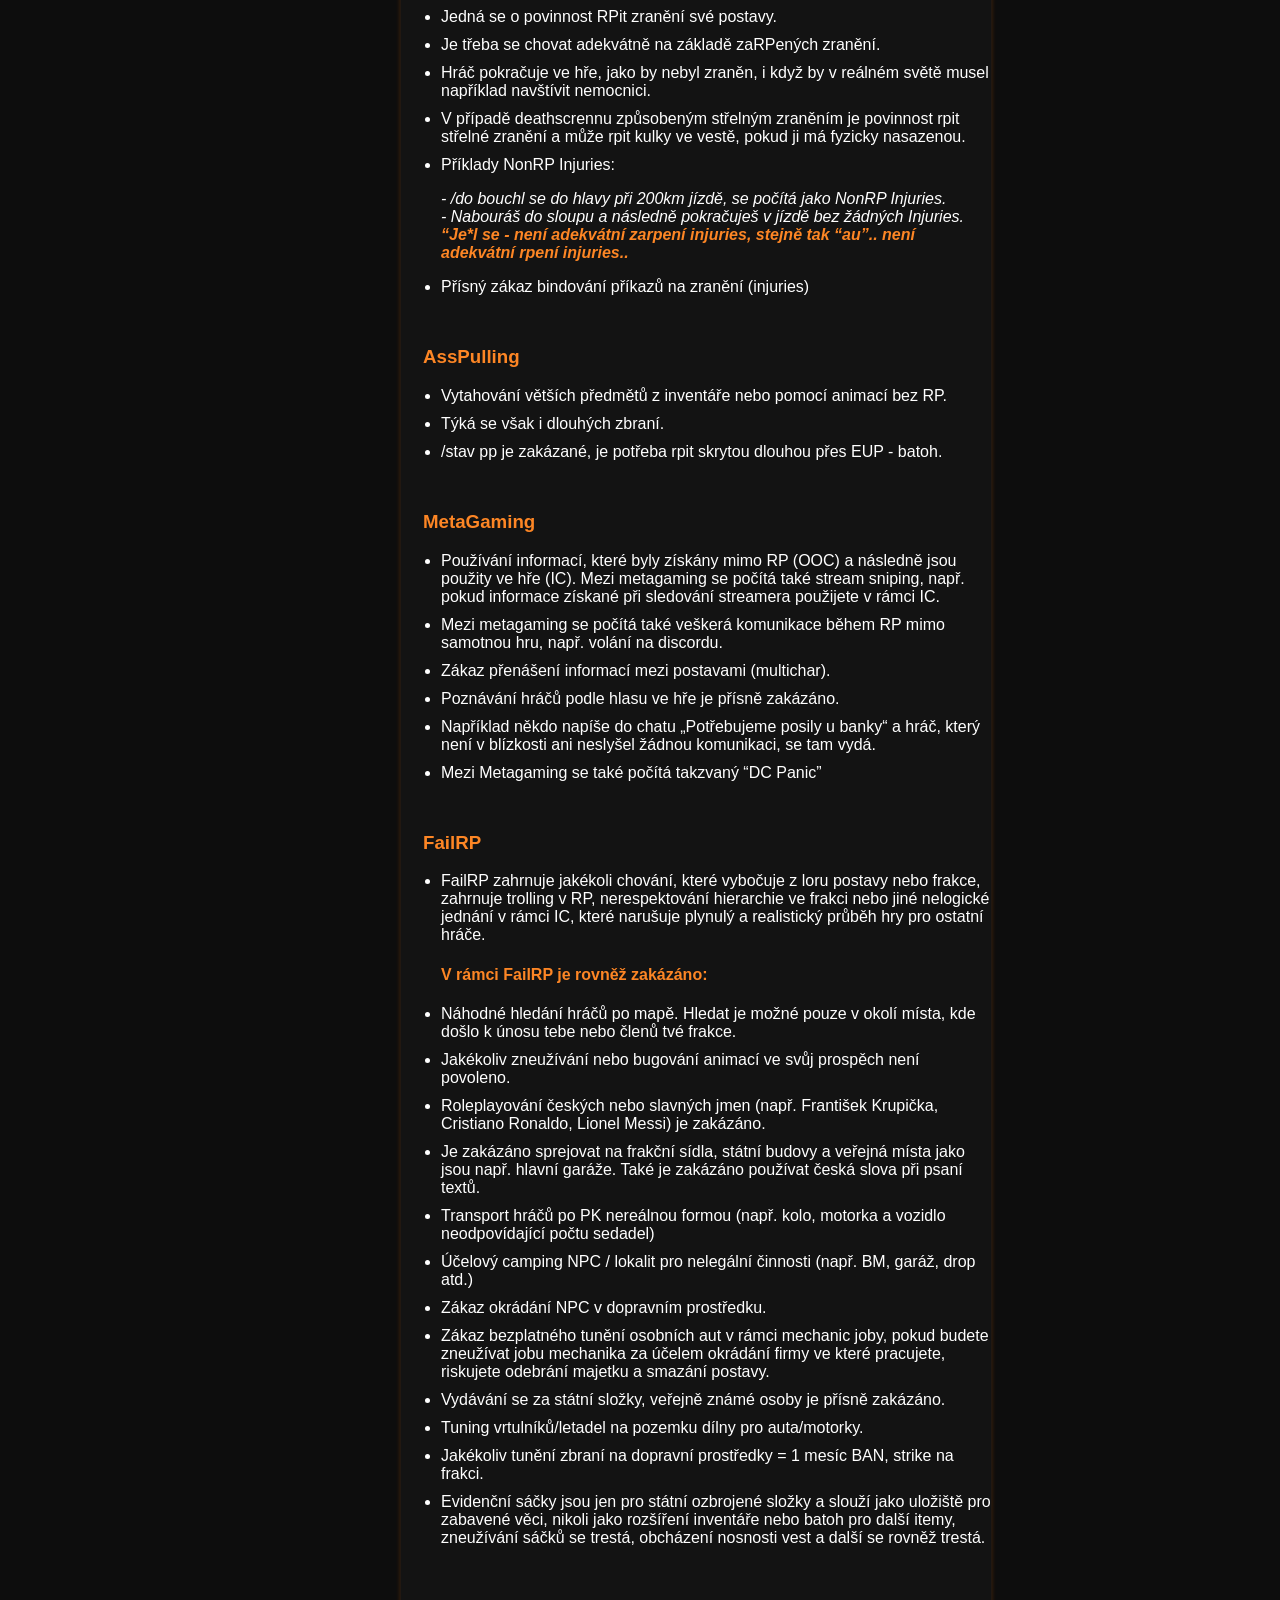
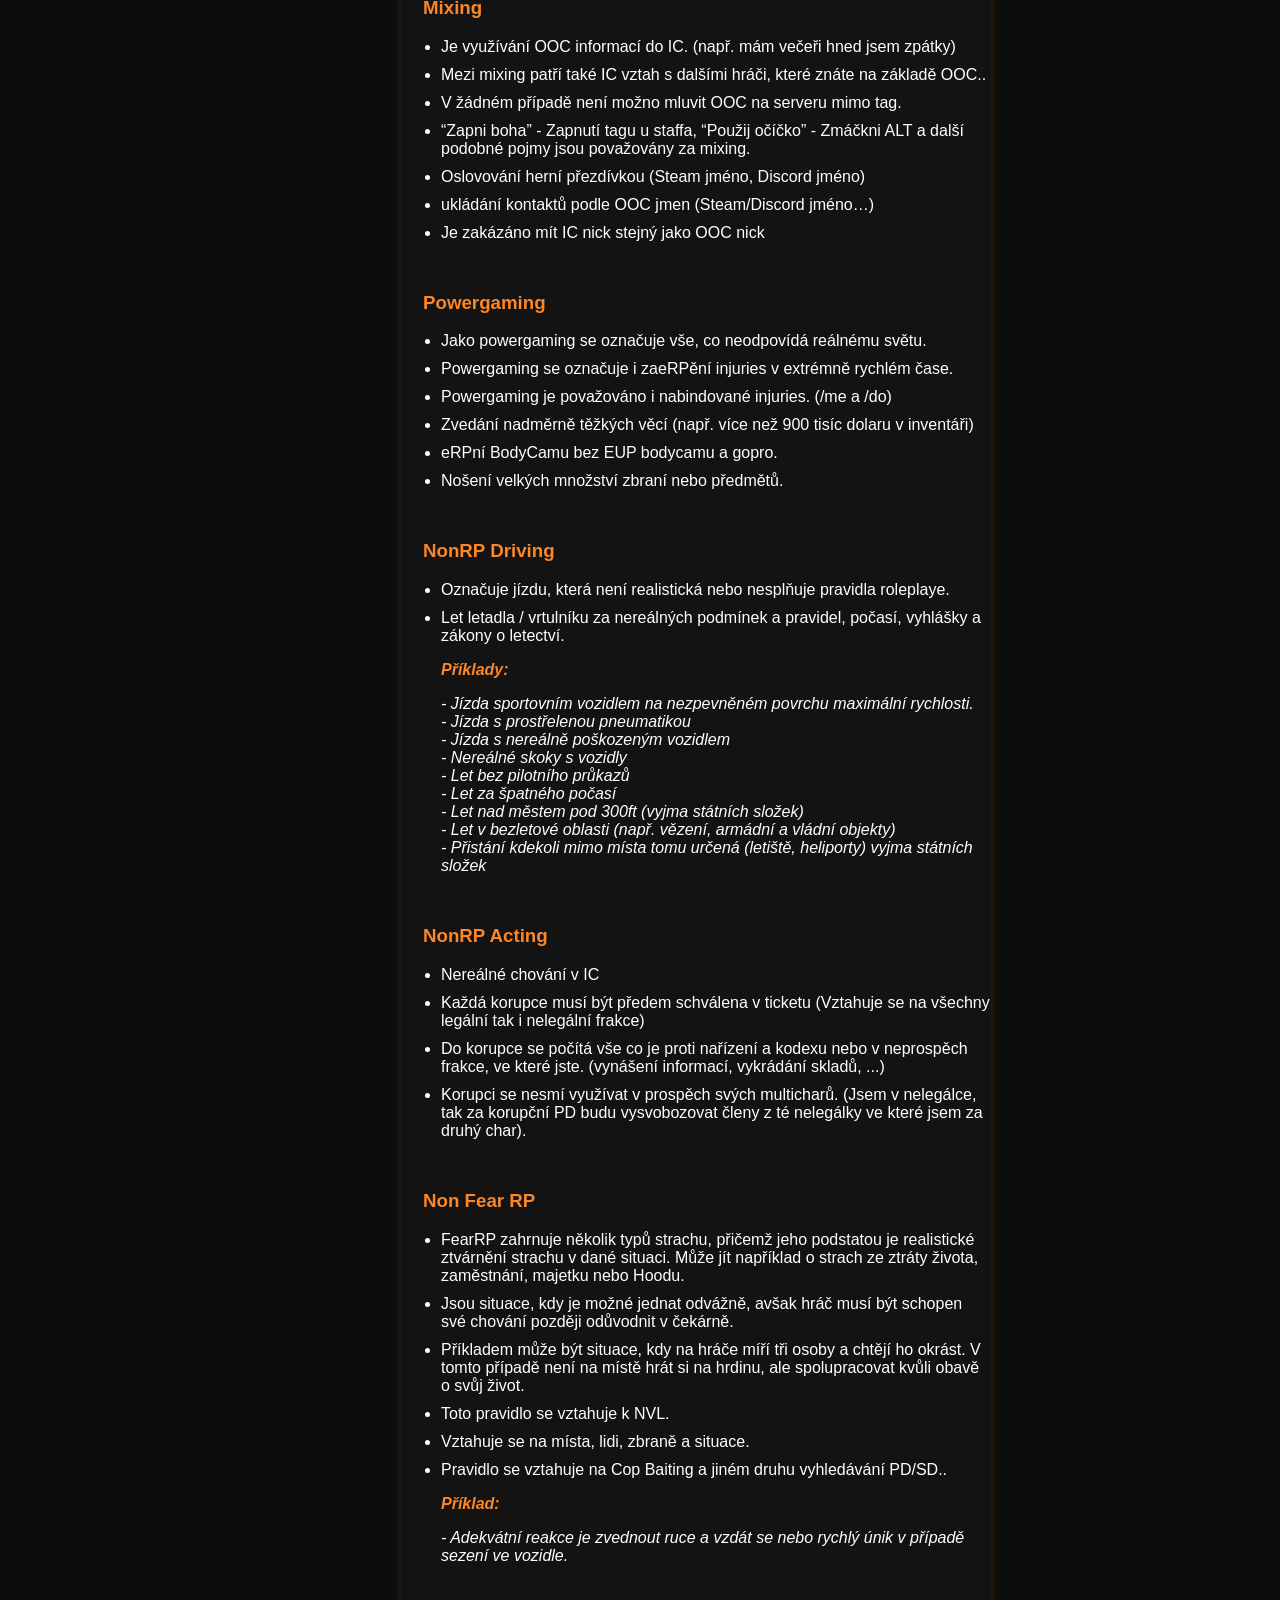
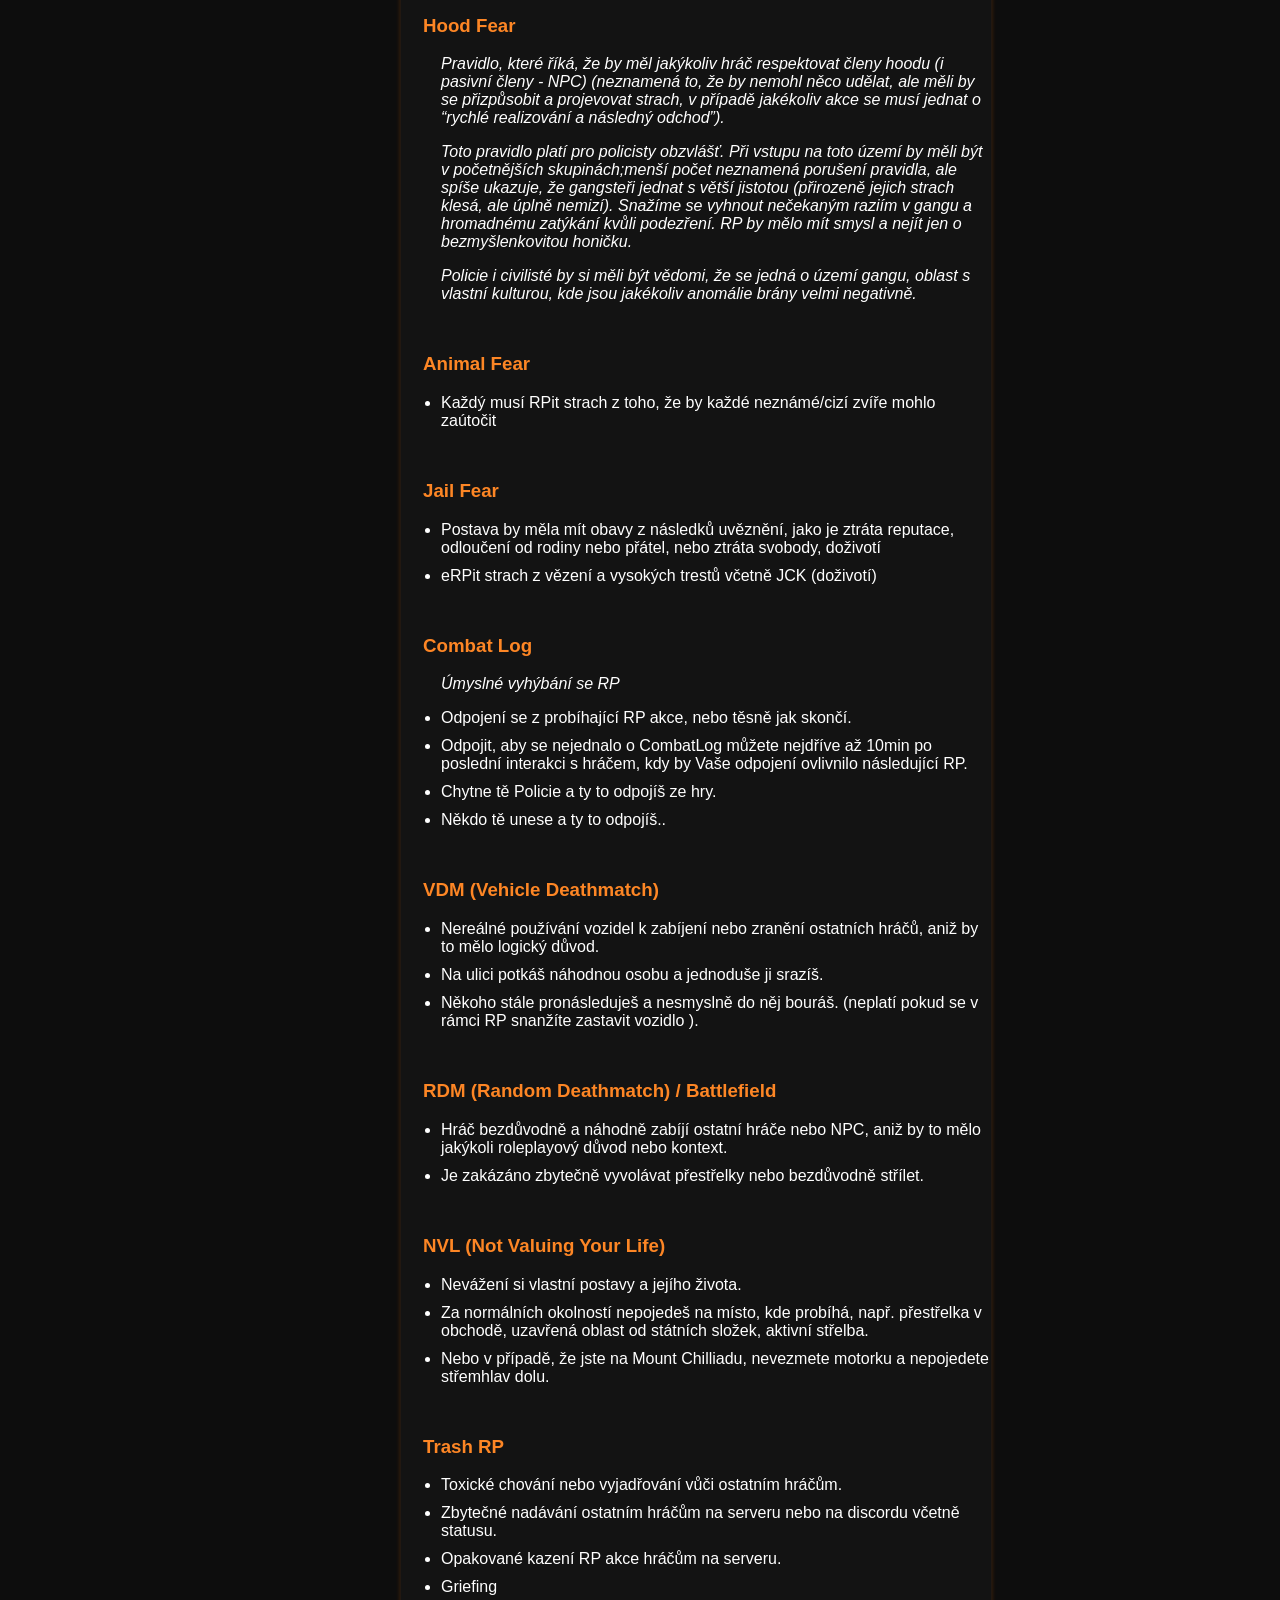
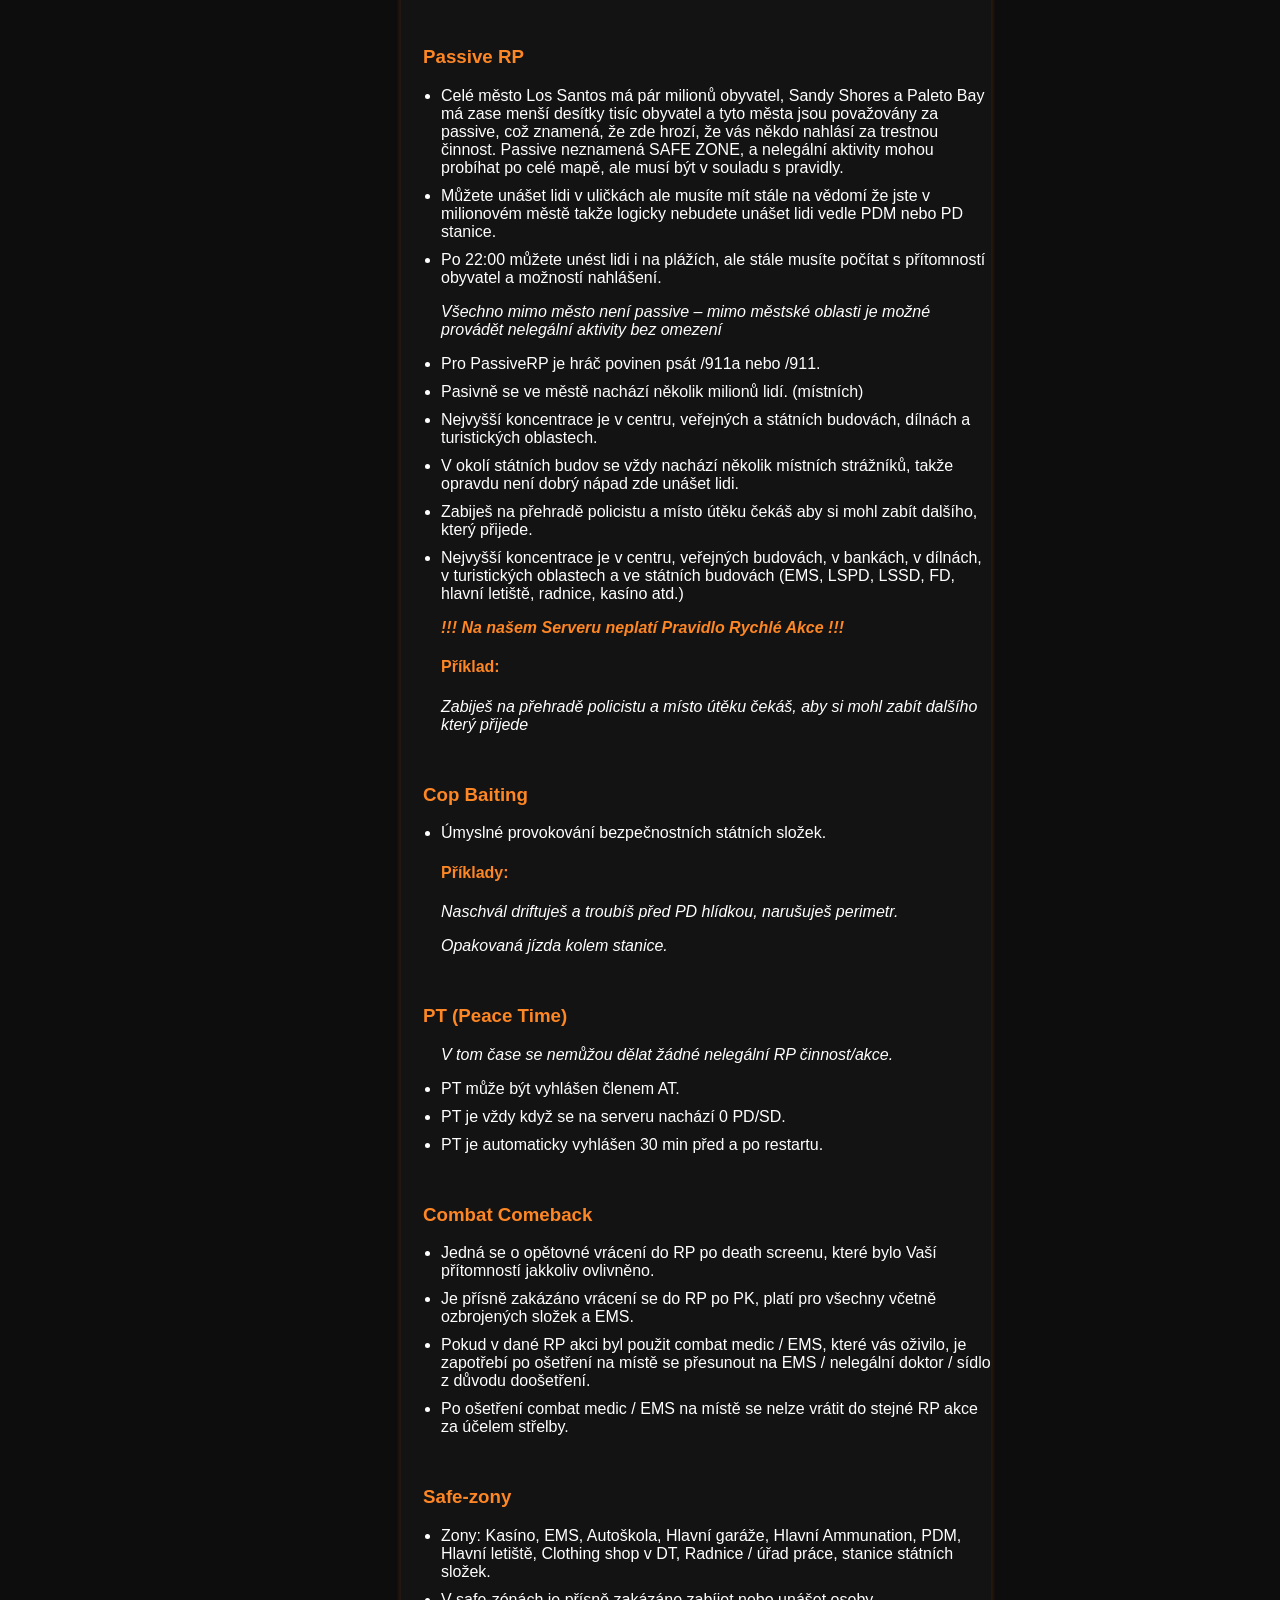
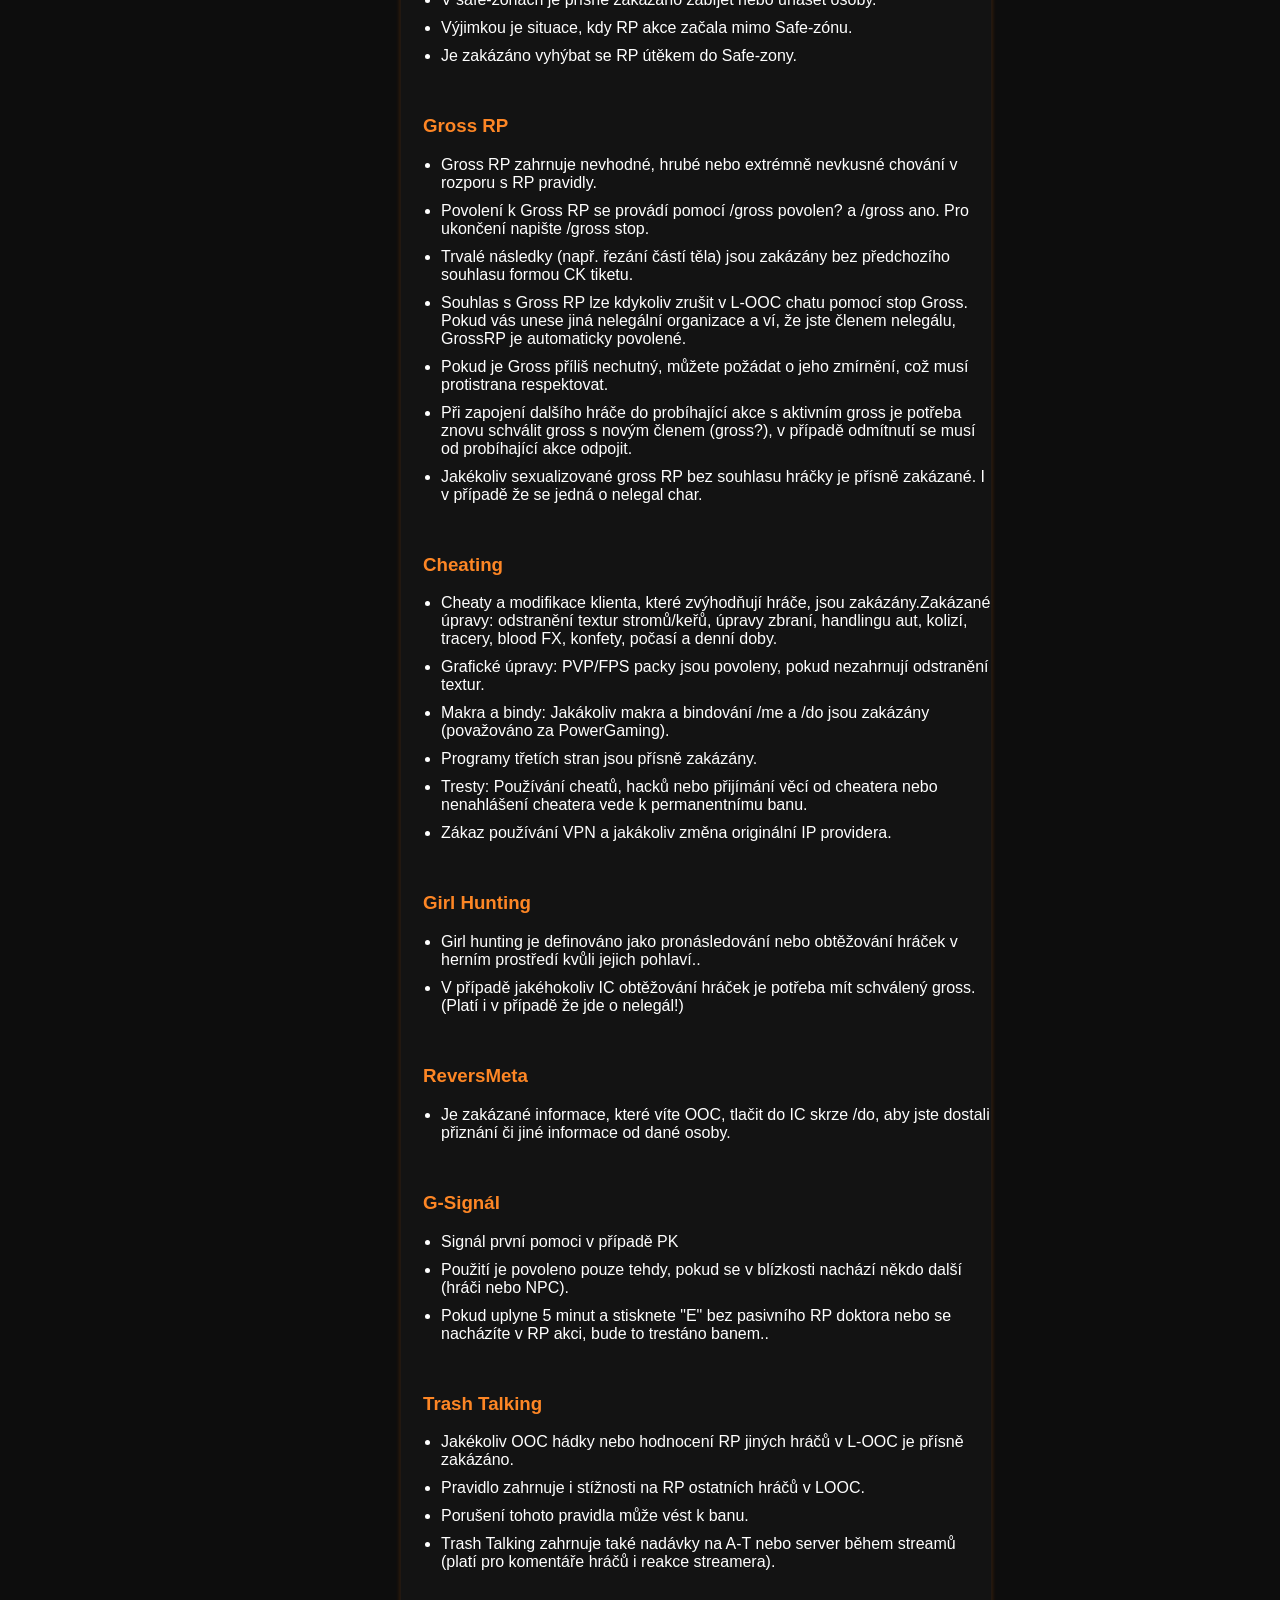
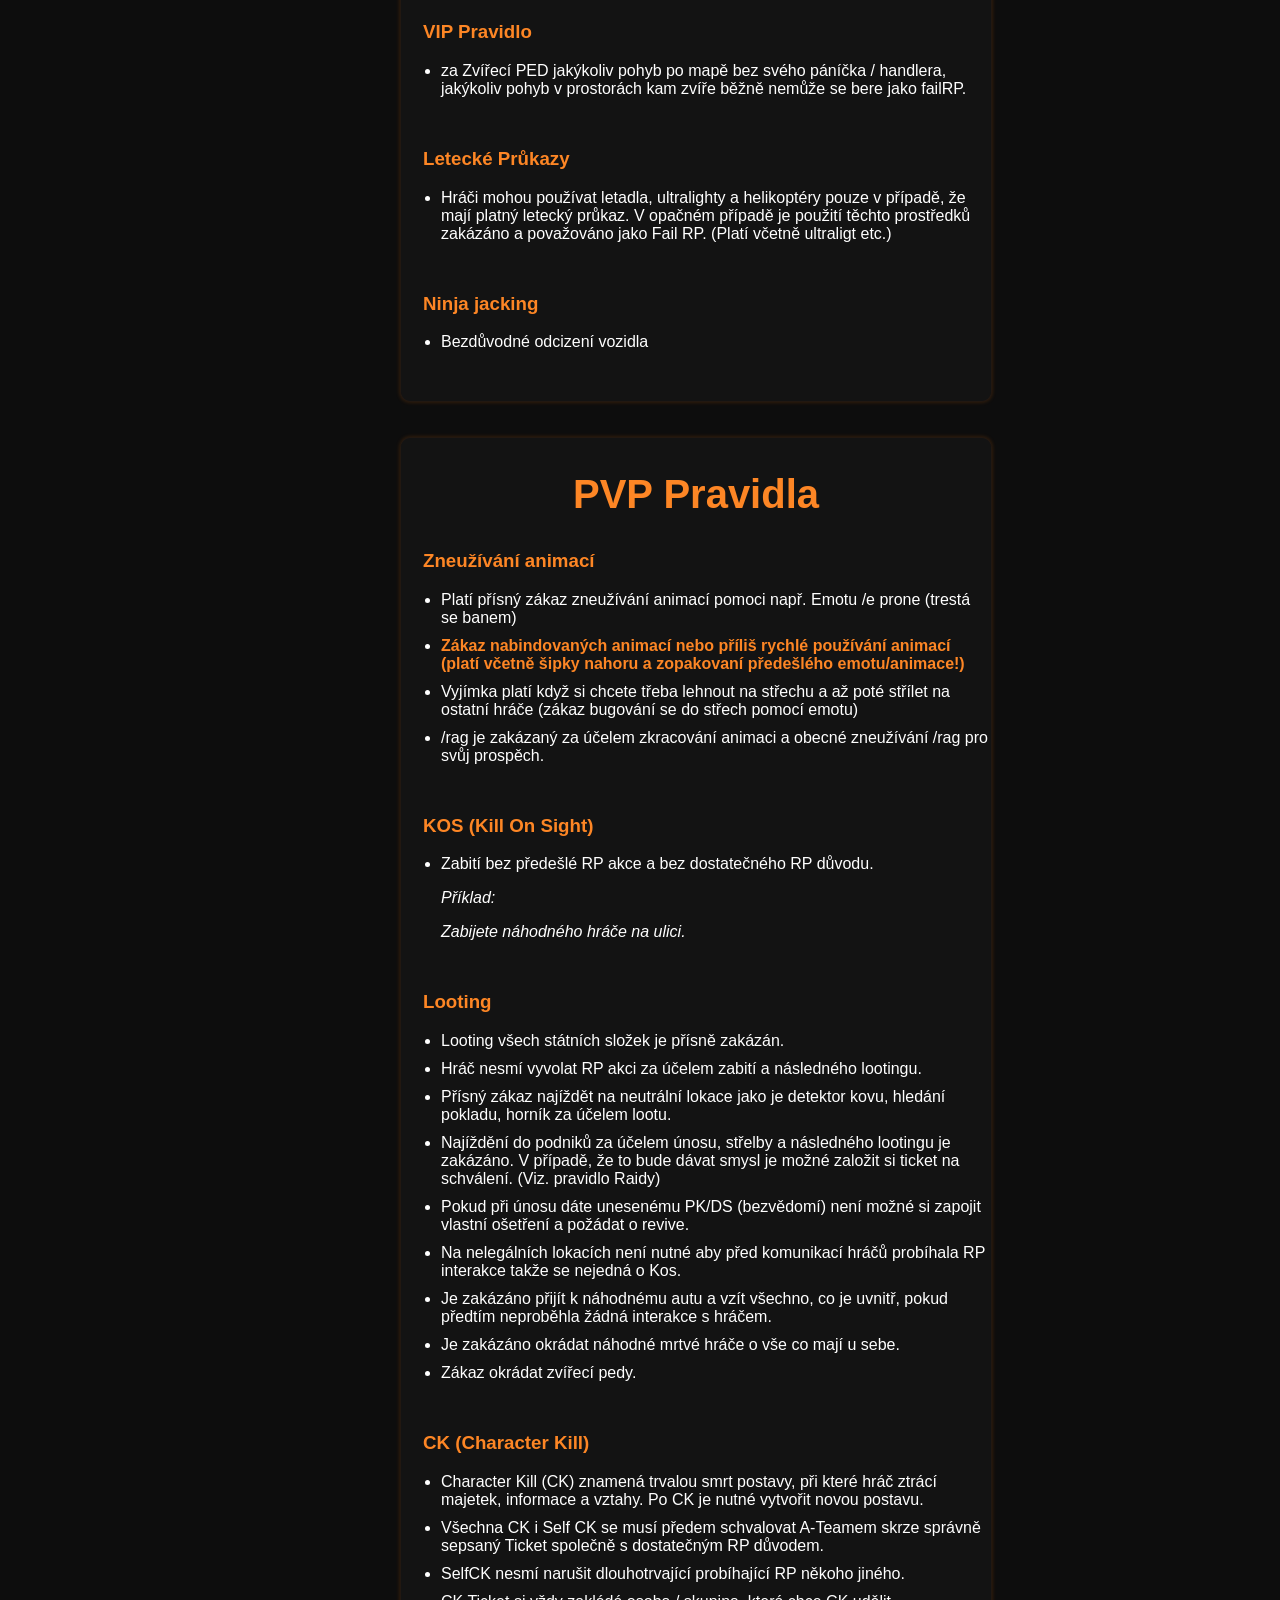
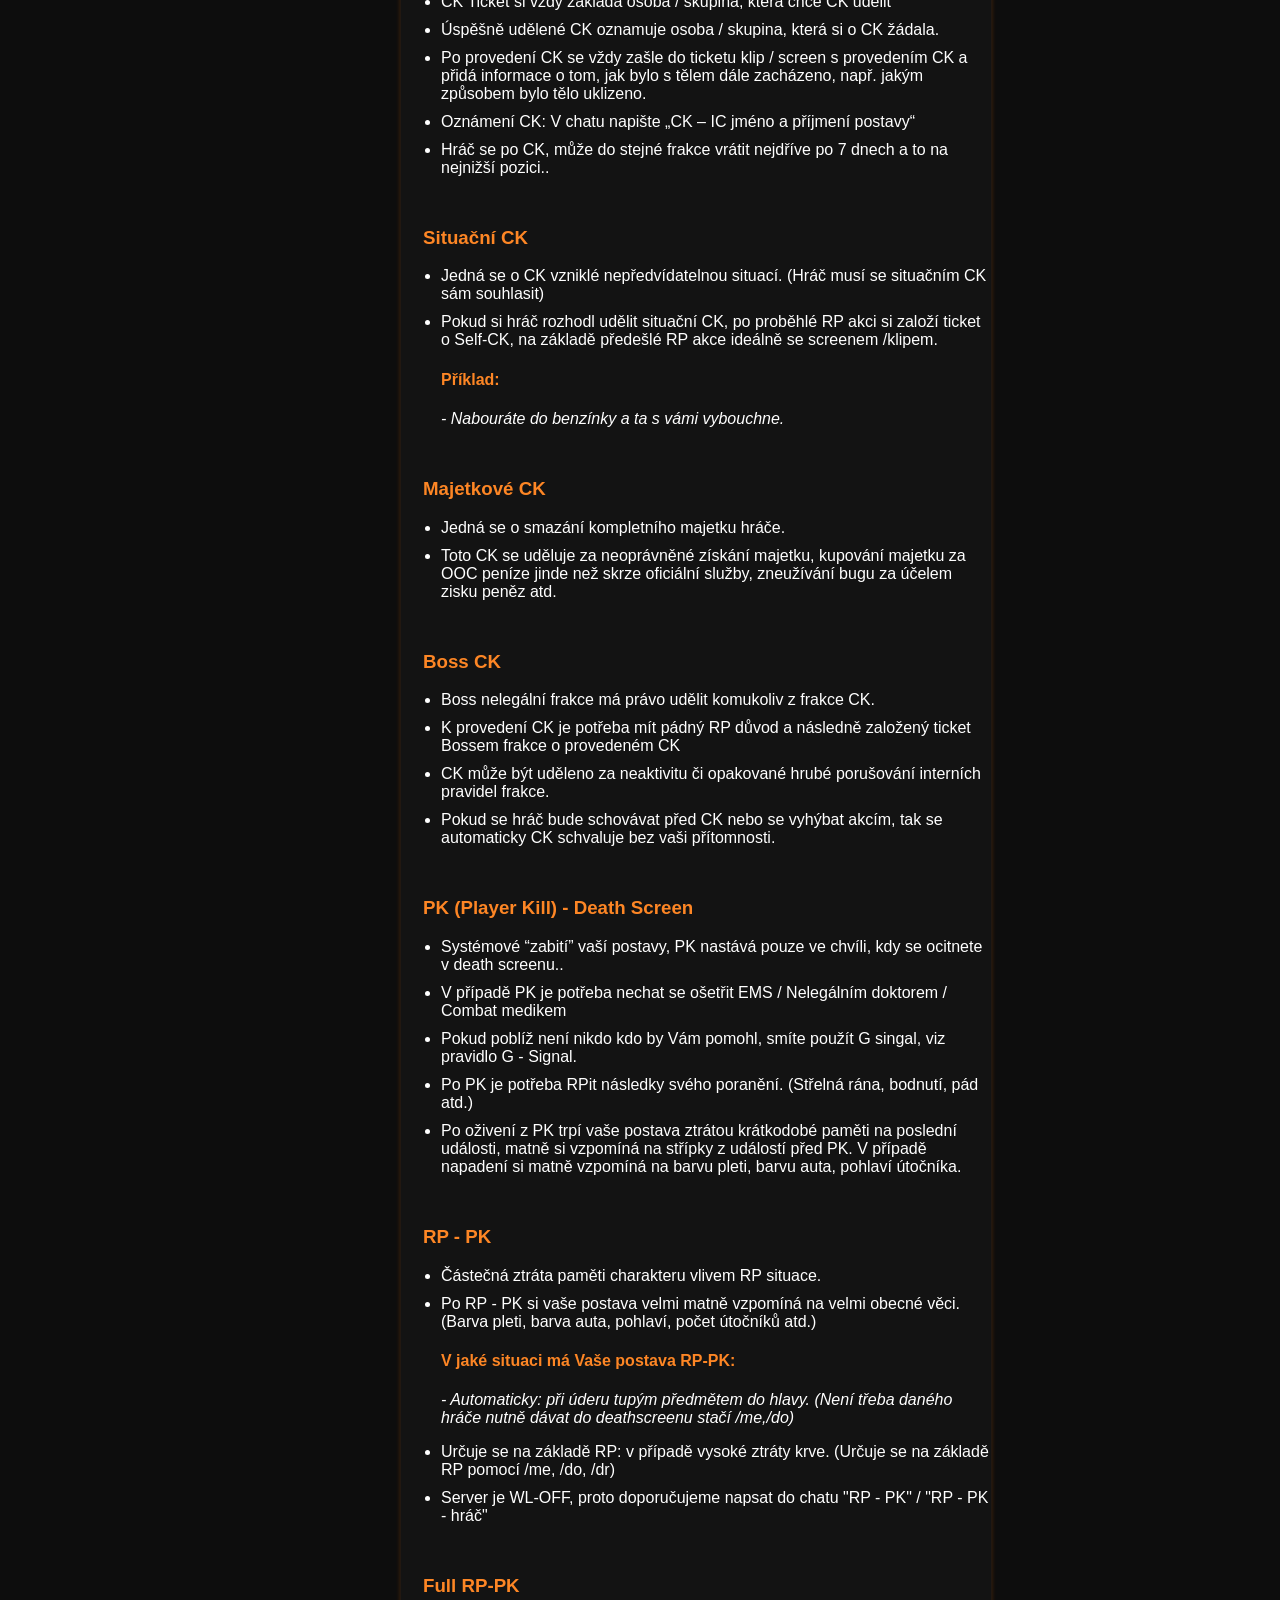
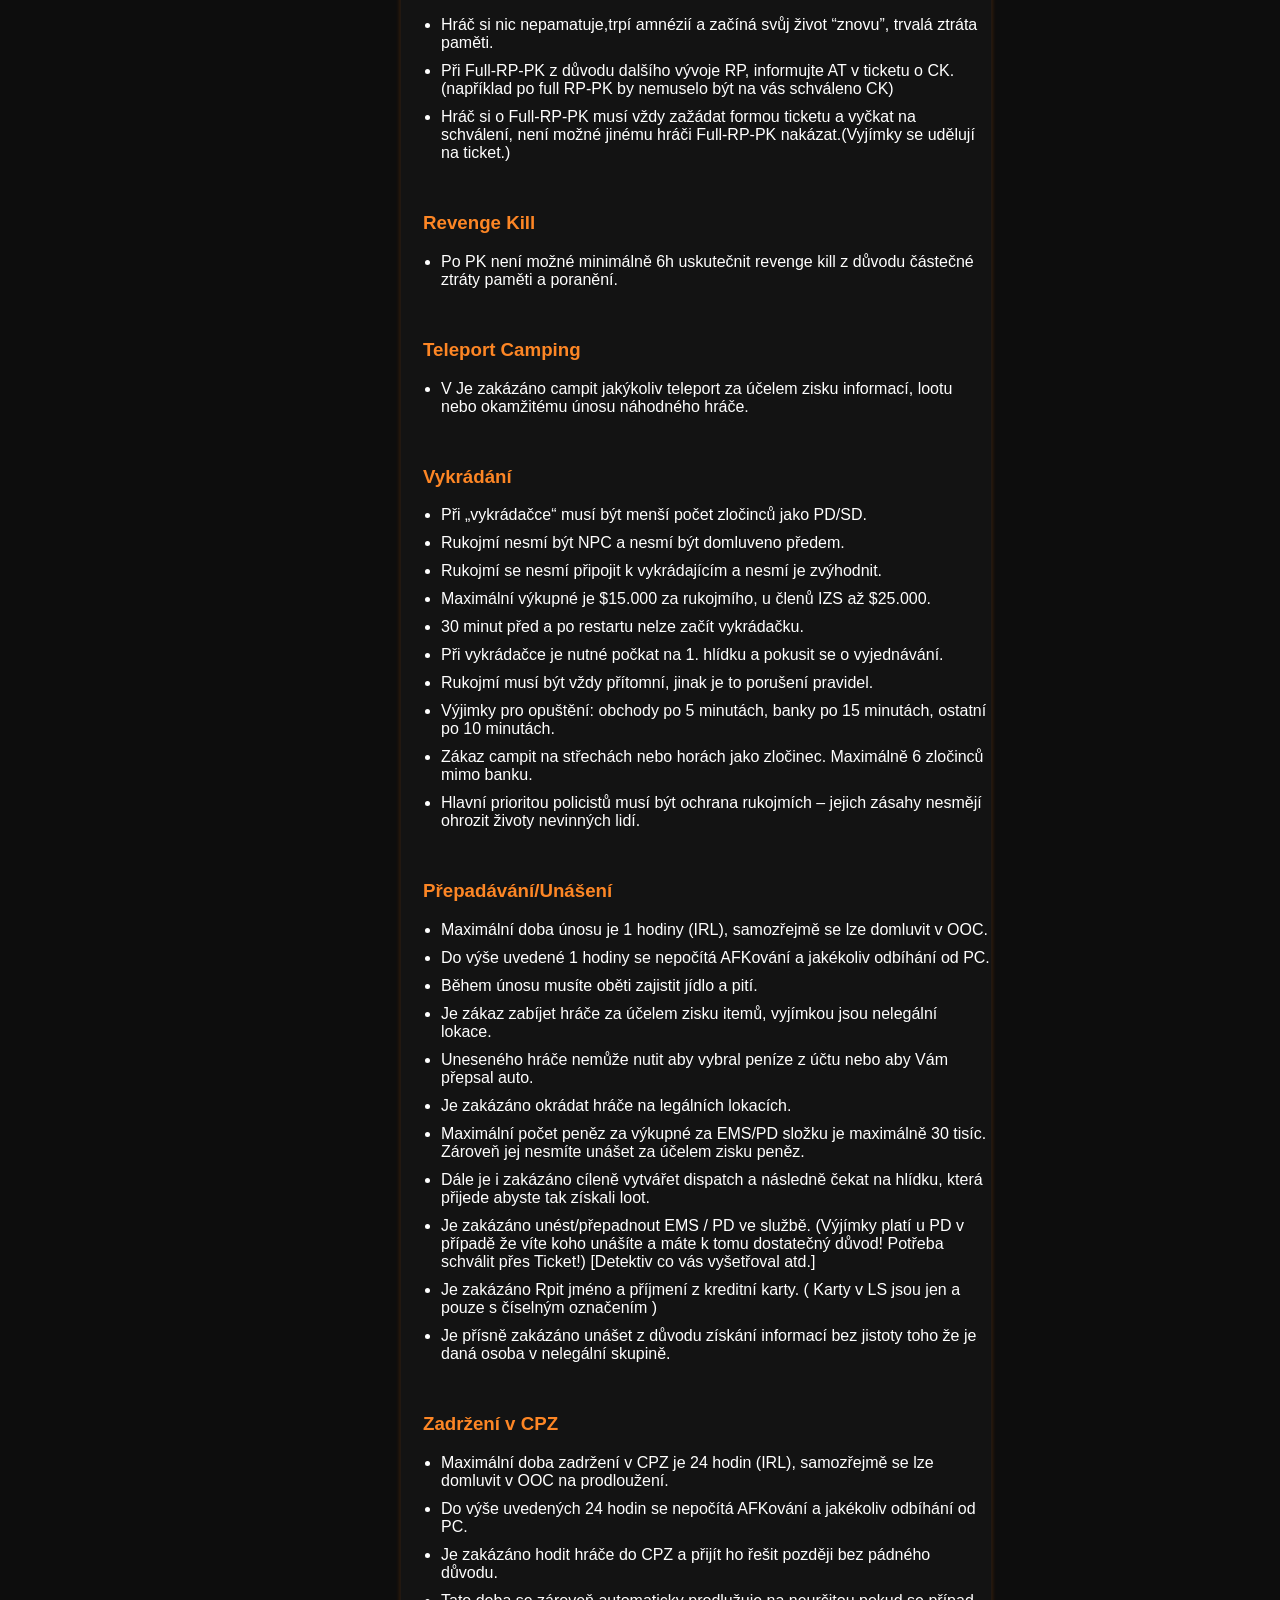
<file: pravidla.html>
<!DOCTYPE html>
<html lang="cs">
<head>
  <meta charset="UTF-8" />
  <meta name="viewport" content="width=device-width, initial-scale=1.0"/>
  <title>SkyLifeRP - Pravidla</title>
  <link rel="stylesheet" href="pravidla.css" />
  <link rel="icon" type="image/x-icon" href="img/SkyLIfeLogoWhite.png">
</head>
<body>
  <header>
    <nav class="navbar">
      <div class="logo">
        <img src="img/SkyLIfeLogoDarkYellow.png" alt="SkyLifeRP logo" class="logo-img" />
      </div>
      <div class="menu-toggle" id="menu-toggle">☰</div>
        <ul class="nav-links">
          <li><a href="index.html">O serveru</a></li>
          <li><a href="pravidla.html">Pravidla</a></li>
          <li><a href="https://store.skyliferoleplay.cz">Obchod</a></li>
          <li><a href="moznosti.html">Možnosti</a></li>
          <li><a href="galerie.html">Galerie</a></li>
          <li><a href="kontakt.html">Kontakt</a></li>
  </ul>
  <div class="players-box">
    <span>Hráči online:</span> <strong id="player-count">Načítání...</strong>
  </div>
    </nav>
  </header>

  <canvas id="stars-canvas"></canvas>

<nav class="sidebar">
  <h3>Obsah pravidel</h3>
  <ul>
    <li><a href="#gptr">GDPR</a></li>
    <li><a href="#zakladni-pravidla">Základní pravidla</a></li>
    <li><a href="#obecna-pravidla">Obecná pravidla</a></li>
    <li><a href="#pvp-pravidla">PvP pravidla</a></li>
    <li><a href="#frakcni-pravidla">Frakční pravidla</a></li>
    <li><a href="#gang-pravidla">Gang pravidla</a></li>
    <li><a href="#cayo-perico">Cayo Perico</a></li>
    <li><a href="#pravidla-komunity">Pravidla komunity</a></li>
  </ul>
</nav>

  <main class="content">
    <section id="gptr" class="page-section">
      <h1>GDPR</h1>
      <ul>
        <li>
        Hraním na serveru & využíváním discordu - Skylife RP, dáváte souhlas projektu SKYLIFE RP v souladu znění zákona č.101/2000 Sb. (Česká republika), o ochraně osobních údajů (dále jen “zákon o ochraně osobních údajů“) zpracovával tyto osobní údaje:
        </li>
        <li>
        Přezdívka z aplikace Discord e-mailová adresa informace poskytnuté internetovým prohlížečem a cookies (IP adresa, typ operačního systému apod.) Tyto údaje budou zpracované a uschované po dobu registrace uživatele. S výše uvedeným zpracováním udělujete svůj výslovný souhlas. Souhlas je možné vzít kdykoliv zpět a to např. odesláním na discord majitele.
        </li>

        <li>
        Zpracováním údajů je vykonávané správcem, osobní údaje však pro správce mohou zpracovávat i tito zpracovatelé: <br>poskytovatel softwaru případně další poskytovatelé zpracovatelských softwarů, služeb a aplikací, které však v současné době projekt nevyužívá
        </li>

        <li>
        Berte na vědomí, že dle zákona o ochraně osobních údajů máte právo: <br>Vzít souhlas kdykoliv zpět požádat od nás informace jaké vaše osobní údaje zpracováváme požádat od nás vysvětlení ohledně zpracování osobních údajů vyžádat si u nás přístup k těmto údajům a nechat je aktualizovat nebo opravit vyžádat si od nás smazání těchto údajů v případě pochybností o dodržování povinností souvisejících se zpracováním osobních údajů se můžete obrátit na nás nebo na úřad pro ochranu osobních údajů.
        </li>
      </ul>
    </section>
        <section id="zakladni-pravidla" class="page-section">
      <h1>Základní pravidla</h1>
      <ul>
      <li>
        Hráči jsou povinni používat stejný herní nick jak na Steamu, tak na Discordu. První písmeno nicku musí být napsáno běžným fontem a nesmí obsahovat speciální znaky, které by ztěžovaly dohledání.
      </li>
      <li>
        Platí přísný zákaz obcházení veškerých trestů nebo dohod s AT (administrátorského týmu) a managementem projektu. Rozhodnutí AT je konečné a musí být vždy respektováno!
      </li>
      <li>
        Majitel účtu je plně zodpovědný za svůj herní účet a za veškeré škody, které jím mohou být způsobeny. Je přísně zakázáno propůjčování vašeho účtu.
      </li>
      <li>
        Nikdy neodcházejte od klávesnice, pokud se nacházíte v RP scéně. Pokud je to nezbytné, informujte spoluhráče v L-OOC chatu o přibližné době vašeho návratu nebo o tom, jak situaci zahrát.
      </li>
      <li>
        Hráči jsou povinni za všech okolností hrát role play a dodržovat charakter své postavy a loru, bez ohledu na aktuální počet online hráčů na serveru. I v tomto případě platí veškerá pravidla serveru, která musí hráči neustále dodržovat.
      </li>
      <li>
        Je zakázáno napadat ostatní hráče a jejich RP prostřednictvím komunikačních kanálů SKYLIFE, sociálních sítí nebo streamovacích platforem, pokud se nejedná o slušnou stížnost podanou prostřednictvím ticketového systému. Také je zakázáno provokovat a trollit hráče k vyvolání OOC šarvátek.
      </li>
      <li>
        Je zakázáno provokovat státní složky bez pádného RP důvodu. V případě, že budete nahlášeni za porušení tohoto pravidla, měli byste být schopni své důvody obhájit. Pokud máte pochybnosti, můžete předem požádat administrátora, aby vás spectoval a dohlížel na situaci.
      </li>
      <li>
        Je zakázáno využívat Bunnyhop (neustálé skákání) při běhu nebo jízdě na kole za účelem rychlejšího přesunu.
      </li>
      <li>
        Je zakázáno modování a jakékoliv podvádění, včetně využívání bugů.
      </li>
      <li>
        Veškeré bugy je nutné RPit, pokud nejsou ve váš prospěch.
      </li>
      </ul>
    </section>
        <section id="obecna-pravidla" class="page-section">
      <h1>Obecná pravidla</h1>
        <h3>RP - Roleplay</h3>
      <ul>
      <li>
        Herní styl, kde hráči hrají role fiktivních postav a interagují s ostatními hráči.
      </li>
      <li>
        Na serveru se používá Kalifornský zákoník s menšími úpravami.
      </li>
      </ul>
        <h3>IC (In Character)</h3>
      <ul>
      <li>
        Ztvárnění postavy a veškeré situace, které nastávají, když hráč jedná za svou roli. Jednoduše řečeno, jde o všechno, co se odehrává v rámci roleplaye.
      </li>
      </ul>
        <h3>OOC  (Out Of Character)</h3>
      <ul>
      <li>
         OOC zahrnuje veškerou komunikaci, která probíhá mimo rámec roleplaye. Jedná se o situace, kdy hráč není v herním prostředí nebo nejedná za svou postavu.
      </li>
      <li>
        Konverzace na platformách jako Discord, v herním chatu apod.
      </li>
      <li>
        Vše, co probíhá mimo herní svět.
      </li>
      </ul>
        <h3>/me</h3>
      <ul>
      <li>
        Když postava provádí nějakou akci, kterou nelze zobrazit animací ve hře.
      </li>
      <li>
        Příklad: /me bere z kapsy klíče a odemyká dveře.
      </li>
      </ul>
        <h3>/do</h3>
      <ul>
      <li>
        Slouží k popisu činnosti, při které je potřeba další interakce s hráčem, k popisu situace nebo prostředí.
      </li>
      <li>
        V tomto příkazu je přísně zakázáno lhát.
      </li>
      <li>
        Příklad: /do Na zemi je vidět krvavá stopa, /do Ulice je kluzká a pokrytá ledem.
      </li>
      <li>
        V tomto příkazu je přísně zakázáno erpit /do za ostatní hráče.
      </li>
      </ul>
        <h3>/try</h3>
      <ul>
      <li>
        Příkaz sloužící k náhodnému Ano/Ne.
      </li>
      <li>
        /do Podařilo se mu najít mobil? /try.
      </li>
      <li>
        Zákaz opakovaného používání /try, tak aby vyšlo ve váš prospěch.
      </li>
      <li>
        Je zakázáno využívat /try za účelem vyhnutí se pravdě.
      </li>
      <li>
        /do zastavilo se krvácení na hlavě? NE /do a teď? Ne /do Opravdu? Ano.
      </li>
      </ul>
        <h3>/doc</h3>
      <ul>
      <li>
        Příkaz na odpočet délky činnosti.
      </li>
      <li>
        Používá se například po /do zašívá ránu /doc 10.
      </li>
      <li>
        Zbytečné zdržování v RP akci pomocí nesmyslně dlouhých /doc, může vést k trestu.
      </li>
      </ul>
        <h3>/stav</h3>
      <ul>
      <li>
        Může následovat pouze výhradně po /me, /do a to z důvodu podání informace i ostatním hráčům RP.
      </li>
      <li>
        /stav má obvázané rameno.
      </li>
      </ul>
        <h3>/report</h3>
      <ul>
      <li>
        Slouží ke kontaktování staffa, Při psaní reportu vždy psát důvod pro usnadnění AT teamu (z důvodu rozeznání, kdo má na report přijít).
      </li>
      </ul>
        <h3>NonRP Injuries</h3>
      <ul>
      <li>
        Jedná se o povinnost RPit zranění své postavy.
      </li>
      <li>
        Je třeba se chovat adekvátně na základě zaRPených zranění.
      </li>
      <li>
        Hráč pokračuje ve hře, jako by nebyl zraněn, i když by v reálném světě musel například navštívit nemocnici.
      </li>
      <li>
        V případě deathscrennu způsobeným střelným zraněním je povinnost rpit střelné zranění a může rpit kulky ve vestě, pokud ji má fyzicky nasazenou.
      </li>
      <li>
        Příklady NonRP Injuries:
      </li>
      <p>
        - /do bouchl se do hlavy při 200km jízdě, se počítá jako NonRP Injuries. <br>
        - Nabouráš do sloupu a následně pokračuješ v jízdě bez žádných Injuries. <br>
        <strong>“Je*l se - není adekvátní zarpení injuries, stejně tak “au”.. není adekvátní rpení injuries.. </strong>
      </p>
      <li>
      Přísný zákaz bindování příkazů na zranění (injuries)
      </li>
      </ul>
        <h3>AssPulling</h3>
      <ul>
      <li>
        Vytahování větších předmětů z inventáře nebo pomocí animací bez RP. 
      </li>
      <li>
        Týká se však i dlouhých zbraní.
      </li>
      <li>
        /stav pp je zakázané, je potřeba rpit skrytou dlouhou přes EUP - batoh.
      </li>
      </ul>
        <h3>MetaGaming</h3>
      <ul>
      <li>
         Používání informací, které byly získány mimo RP (OOC) a následně jsou použity ve hře (IC). Mezi metagaming se počítá také stream sniping, např. pokud informace získané při sledování streamera použijete v rámci IC.
      </li>
      <li>
        Mezi metagaming se počítá také veškerá komunikace během RP mimo samotnou hru, např. volání na discordu.
      </li>
      <li>
        Zákaz přenášení informací mezi postavami (multichar).
      </li>
      <li>
        Poznávání hráčů podle hlasu ve hře je přísně zakázáno.
      </li>
      <li>
        Například někdo napíše do chatu „Potřebujeme posily u banky“ a hráč, který není v blízkosti ani neslyšel žádnou komunikaci, se tam vydá.
      </li>
      <li>
        Mezi Metagaming se také počítá takzvaný “DC Panic”
      </li>
      </ul>
        <h3>FailRP</h3>
      <ul>
      <li>
        FailRP zahrnuje jakékoli chování, které vybočuje z loru postavy nebo frakce, zahrnuje trolling v RP, nerespektování hierarchie ve frakci nebo jiné nelogické jednání v rámci IC, které narušuje plynulý a realistický průběh hry pro ostatní hráče.
      </li>
      <h4>V rámci FailRP je rovněž zakázáno:</h4>
      <li>
        Náhodné hledání hráčů po mapě. Hledat je možné pouze v okolí místa, kde došlo k únosu tebe nebo členů tvé frakce.
      </li>
      <li>
        Jakékoliv zneužívání nebo bugování animací ve svůj prospěch není povoleno.
      </li>
      <li>
        Roleplayování českých nebo slavných jmen (např. František Krupička, Cristiano Ronaldo, Lionel Messi) je zakázáno.
      </li>
      <li>
        Je zakázáno sprejovat na frakční sídla, státní budovy a veřejná místa jako jsou např. hlavní garáže. Také je zakázáno používat česká slova při psaní textů.   
      </li>
      <li>
        Transport hráčů po PK nereálnou formou (např. kolo, motorka a vozidlo neodpovídající počtu sedadel)
      </li>
      <li>
        Účelový camping NPC / lokalit pro nelegální činnosti (např. BM, garáž, drop atd.)
      </li>
      <li>
        Zákaz okrádání NPC v dopravním prostředku.
      </li>
      <li>
        Zákaz  bezplatného tunění osobních aut v rámci mechanic joby, pokud budete zneužívat jobu mechanika za účelem okrádání firmy ve které pracujete, riskujete odebrání majetku a smazání postavy.
      </li>
      <li>
        Vydávání se za státní složky, veřejně známé osoby je přísně zakázáno.
      </li>
      <li>
        Tuning vrtulníků/letadel na pozemku dílny pro auta/motorky.
      </li>
      <li>
        Jakékoliv tunění zbraní na dopravní prostředky = 1 mesíc BAN, strike na frakci.
      </li>
      <li>
        Evidenční sáčky jsou jen pro státní ozbrojené složky a slouží jako uložiště pro zabavené věci, nikoli jako rozšíření inventáře nebo batoh pro další itemy, zneužívání sáčků se trestá, obcházení nosnosti vest a další se rovněž trestá. 
      </li>
      </ul>
        <h3>Mixing</h3>
      <ul>
      <li>
        Je využívání OOC informací do IC. (např. mám večeři hned jsem zpátky)
      </li>
      <li>
        Mezi mixing patří také IC vztah s dalšími hráči, které znáte na základě OOC..
      </li>
      <li>
        V žádném případě není možno mluvit OOC na serveru mimo tag.
      </li>
      <li>
        “Zapni boha” - Zapnutí tagu u staffa, “Použij očíčko” - Zmáčkni ALT a další podobné pojmy jsou považovány za mixing.
      </li>
      <li>
        Oslovování herní přezdívkou (Steam jméno, Discord jméno)
      </li>
      <li>
        ukládání kontaktů podle OOC jmen (Steam/Discord jméno…)
      </li>
      <li>
        Je zakázáno mít IC nick stejný jako OOC nick
      </li>
      </ul>
        <h3>Powergaming</h3>
      <ul>
      <li>
        Jako powergaming se označuje vše, co neodpovídá reálnému světu.
      </li>
      <li>
        Powergaming se označuje i zaeRPění injuries v extrémně rychlém čase.
      </li>
      <li>
        Powergaming je považováno i nabindované injuries. (/me a /do)
      </li>
      <li>
        Zvedání nadměrně těžkých věcí (např. více než 900 tisíc dolaru v inventáři)
      </li>
      <li>
        eRPní BodyCamu bez EUP bodycamu a gopro. 
      </li>
      <li>
        Nošení velkých množství zbraní nebo předmětů.
      </li>
      </ul>
        <h3>NonRP Driving</h3>
      <ul>
      <li>
         Označuje jízdu, která není realistická nebo nesplňuje pravidla roleplaye.
      </li>
      <li>
        Let letadla / vrtulníku za nereálných podmínek a pravidel, počasí, vyhlášky a zákony o letectví.
      </li>
      <p><strong>
        Příklady:
      </strong></p>
      <p>
        - Jízda sportovním vozidlem na nezpevněném povrchu maximální rychlosti. <br>
		    - Jízda s prostřelenou pneumatikou <br>
		    - Jízda s nereálně poškozeným vozidlem <br>
		    - Nereálné skoky s vozidly <br>
		    - Let bez pilotního průkazů <br>
		    - Let za špatného počasí <br>
		    - Let nad městem pod 300ft (vyjma státních složek) <br>
		    - Let v bezletové oblasti (např. vězení, armádní a vládní objekty) <br>
		    - Přistání kdekoli mimo místa tomu určená (letiště, heliporty) vyjma státních složek
      </p>
      </ul>
        <h3>NonRP Acting</h3>
      <ul>
      <li>
        Nereálné chování v IC
      </li>
      <li>
        Každá korupce musí být předem schválena v ticketu (Vztahuje se na všechny legální tak i nelegální frakce)
      </li>
      <li>
        Do korupce se počítá vše co je proti nařízení a kodexu nebo v neprospěch frakce, ve které jste. (vynášení informací, vykrádání skladů, ...)
      </li>
      <li>
        Korupci se nesmí využívat v prospěch svých multicharů. (Jsem v nelegálce, tak za korupční PD budu vysvobozovat členy z té nelegálky ve které jsem za druhý char).
      </li>
      </ul>
        <h3>Non Fear RP</h3>
      <ul>
      <li>
        FearRP zahrnuje několik typů strachu, přičemž jeho podstatou je realistické ztvárnění strachu v dané situaci. Může jít například o strach ze ztráty života, zaměstnání, majetku nebo Hoodu.
      </li>
      <li>
        Jsou situace, kdy je možné jednat odvážně, avšak hráč musí být schopen své chování později odůvodnit v čekárně.
      </li>
      <li>
        Příkladem může být situace, kdy na hráče míří tři osoby a chtějí ho okrást. V tomto případě není na místě hrát si na hrdinu, ale spolupracovat kvůli obavě o svůj život.
      </li>
      <li>
        Toto pravidlo se vztahuje k NVL.
      </li>
      <li>
        Vztahuje se na místa, lidi, zbraně a situace.
      </li>
      <li>
        Pravidlo se vztahuje na Cop Baiting a jiném druhu vyhledávání PD/SD..
      </li>
      <p>
        <strong>Příklad:</strong>
      </p>
      <p>
        - Adekvátní reakce je zvednout ruce a vzdát se nebo rychlý únik v případě sezení ve vozidle.
      </p>
      </ul>
        <h3>Hood Fear</h3>
      <ul>
      <p>
        Pravidlo, které říká, že by měl jakýkoliv hráč respektovat členy hoodu (i pasivní členy - NPC) (neznamená to, že by nemohl něco udělat, ale měli by se přizpůsobit a projevovat strach, v případě jakékoliv akce se musí jednat o “rychlé realizování a následný odchod”).
      </p>
      <p>
        Toto pravidlo platí pro policisty obzvlášť. Při vstupu na toto území by měli být v početnějších skupinách;menší počet neznamená porušení pravidla, ale spíše ukazuje, že gangsteři jednat s větší jistotou (přirozeně jejich strach klesá, ale úplně nemizí). Snažíme se vyhnout nečekaným raziím v gangu a hromadnému zatýkání kvůli podezření. RP by mělo mít smysl a nejít jen o bezmyšlenkovitou honičku.
      </p>
      <p>
        Policie i civilisté by si měli být vědomi, že se jedná o území gangu, oblast s vlastní kulturou, kde jsou jakékoliv anomálie brány velmi negativně.
      </p>
      </ul>
        <h3>Animal Fear</h3>
      <ul>
      <li>
        Každý musí RPit strach z toho, že by každé neznámé/cizí zvíře mohlo zaútočit
      </li>
      </ul>
        <h3>Jail Fear</h3>
      <ul>
      <li>
        Postava by měla mít obavy z následků uvěznění, jako je ztráta reputace, odloučení od rodiny nebo přátel, nebo ztráta svobody, doživotí
      </li>
      <li>eRPit strach z vězení a vysokých trestů včetně JCK (doživotí)</li>
      </ul>
        <h3> Combat Log</h3>
      <ul>
        <p>
          Úmyslné vyhýbání se RP
        </p>
      <li>
        Odpojení se z probíhající RP akce, nebo těsně jak skončí.
      </li>
      <li>
        Odpojit, aby se nejednalo o CombatLog můžete nejdříve až 10min po poslední interakci s hráčem, kdy by Vaše odpojení ovlivnilo následující RP.
      </li>
      <li>
        Chytne tě Policie a ty to odpojíš ze hry.
      </li>
      <li>
        Někdo tě unese a ty to odpojíš..
      </li>
      </ul>
        <h3>VDM (Vehicle Deathmatch)</h3>
      <ul>
      <li>
        Nereálné používání vozidel k zabíjení nebo zranění ostatních hráčů, aniž by to mělo logický důvod.
      </li>
      <li>
        Na ulici potkáš náhodnou osobu a jednoduše ji srazíš.
      </li>
      <li>
        Někoho stále pronásleduješ a nesmyslně do něj bouráš. (neplatí pokud se v rámci RP snanžíte zastavit vozidlo ).
      </li>
      </ul>
        <h3>RDM (Random Deathmatch) / Battlefield</h3>
      <ul>
      <li>
        Hráč bezdůvodně a náhodně zabíjí ostatní hráče nebo NPC, aniž by to mělo jakýkoli roleplayový důvod nebo kontext.
      </li>
      <li>
        Je zakázáno zbytečně vyvolávat přestřelky nebo bezdůvodně střílet.
      </li>
      </ul>
        <h3>NVL (Not Valuing Your Life)</h3>
      <ul>
      <li>
        Nevážení si vlastní postavy a jejího života.
      </li>
      <li>
        Za normálních okolností nepojedeš na místo, kde probíhá, např. přestřelka v obchodě, uzavřená oblast od státních složek, aktivní střelba.
      </li>
      <li>
        Nebo v případě, že jste na Mount Chilliadu, nevezmete motorku a nepojedete střemhlav dolu.
      </li>
      </ul>
        <h3>Trash RP </h3>
      <ul>
      <li>
         Toxické chování nebo vyjadřování vůči ostatním hráčům.
      </li>
      <li>
        Zbytečné nadávání ostatním hráčům na serveru nebo na discordu včetně statusu.
      </li>
      <li>
        Opakované kazení RP akce hráčům na serveru.
      </li>
      <li>
        Griefing
      </li>
      </ul>
        <h3>Passive RP</h3>
      <ul>
      <li>
        Celé město Los Santos má pár milionů obyvatel, Sandy Shores a Paleto Bay má zase menší desítky tisíc obyvatel a tyto města jsou považovány za passive, což znamená, že zde hrozí, že vás někdo nahlásí za trestnou činnost. Passive neznamená SAFE ZONE, a nelegální aktivity mohou probíhat po celé mapě, ale musí být v souladu s pravidly. 
      </li>
      <li>
        Můžete unášet lidi v uličkách ale musíte mít stále na vědomí že jste v milionovém městě takže logicky nebudete unášet lidi vedle PDM nebo PD stanice.
      </li>
      <li>
        Po 22:00 můžete unést lidi i na plážích, ale stále musíte počítat s přítomností obyvatel a možností nahlášení.
      </li>
      <p>
        Všechno mimo město není passive – mimo městské oblasti je možné provádět nelegální aktivity bez omezení
      </p>
      <li>
        Pro PassiveRP je hráč povinen psát /911a nebo /911.
      </li>
      <li>
        Pasivně se ve městě nachází několik milionů lidí. (místních)
      </li>
      <li>
        Nejvyšší koncentrace je v centru, veřejných a státních budovách, dílnách a turistických oblastech.
      </li>
      <li>
        V okolí státních budov se vždy nachází několik místních strážníků, takže opravdu není dobrý nápad zde unášet lidi.
      </li>
      <li>
        Zabiješ na přehradě policistu a místo útěku čekáš aby si mohl zabít dalšího, který přijede.
      </li>
      <li>
        Nejvyšší koncentrace je v centru, veřejných budovách, v bankách, v dílnách, v turistických oblastech a ve státních budovách (EMS, LSPD, LSSD, FD, hlavní letiště, radnice, kasíno atd.) 
      </li>
      <p>
        <strong>!!! Na našem Serveru neplatí Pravidlo Rychlé Akce !!!</strong>
      </p>
      <h4>Příklad:</h4>
      <p>
        Zabiješ na přehradě policistu a místo útěku čekáš, aby si mohl zabít dalšího který přijede
      </p>
      </ul>
        <h3>Cop Baiting</h3>
      <ul>
      <li>
        Úmyslné provokování bezpečnostních státních složek.
      </li>
      <h4>Příklady:</h4>
      <p>
        Naschvál driftuješ a troubíš před PD hlídkou, narušuješ perimetr.
      </p>
      <p>
        Opakovaná jízda kolem stanice.
      </p>
      </ul>
        <h3>PT (Peace Time)</h3>
      <ul>
      <p>
        V tom čase se nemůžou dělat žádné nelegální RP činnost/akce.
      </p>
      <li>
        PT může být vyhlášen členem AT.
      </li>
      <li>
        PT je vždy když se na serveru nachází 0 PD/SD.
      </li>
      <li>
        PT je automaticky vyhlášen 30 min před a po restartu.
      </li>
      </ul>
        <h3>Combat Comeback</h3>
      <ul>
      <li>
        Jedná se o opětovné vrácení do RP po death screenu, které bylo Vaší přítomností jakkoliv ovlivněno.
      </li>
      <li>
        Je přísně zakázáno vrácení se do RP po PK, platí pro všechny včetně ozbrojených složek a EMS.
      </li>
      <li>
        Pokud v dané RP akci byl použit combat medic / EMS, které vás oživilo, je zapotřebí po ošetření na místě se přesunout na EMS / nelegální doktor / sídlo z důvodu doošetření.
      </li>
      <li>
        Po ošetření combat medic / EMS na místě se nelze vrátit do stejné RP akce za účelem střelby.
      </li>
      </ul>
        <h3>Safe-zony</h3>
      <ul>
      <li>
        Zony: Kasíno, EMS, Autoškola, Hlavní garáže, Hlavní Ammunation, PDM, Hlavní letiště, Clothing shop v DT, Radnice / úřad práce, stanice státních složek. 
      </li>
      <li>
        V safe-zónách je přísně zakázáno zabíjet nebo unášet osoby.
      </li>
      <li>
        Výjimkou je situace, kdy RP akce začala mimo Safe-zónu.
      </li>
      <li>
        Je zakázáno vyhýbat se RP útěkem do Safe-zony.
      </li>
      </ul>
        <h3>Gross RP</h3>
      <ul>
      <li>
        Gross RP zahrnuje nevhodné, hrubé nebo extrémně nevkusné chování v rozporu s RP pravidly.
      </li>
      <li>
        Povolení k Gross RP se provádí pomocí /gross povolen? a /gross ano. Pro ukončení napište /gross stop.
      </li>
      <li>
        Trvalé následky (např. řezání částí těla) jsou zakázány bez předchozího souhlasu formou CK tiketu.
      </li>
      <li>
        Souhlas s Gross RP lze kdykoliv zrušit v L-OOC chatu pomocí stop Gross. Pokud vás unese jiná nelegální organizace a ví, že jste členem nelegálu, GrossRP je automaticky povolené.
      </li>
      <li>
        Pokud je Gross příliš nechutný, můžete požádat o jeho zmírnění, což musí protistrana respektovat.
      </li>
      <li>
        Při zapojení dalšího hráče do probíhající akce s aktivním gross je potřeba znovu schválit gross s novým členem (gross?), v případě odmítnutí se musí od probíhající akce odpojit.
      </li>
      <li>
        Jakékoliv sexualizované gross RP bez souhlasu hráčky je přísně zakázané. I v případě že se jedná o nelegal char.
      </li>
      </ul>
        <h3>Cheating</h3>
      <ul>
      <li>
        Cheaty a modifikace klienta, které zvýhodňují hráče, jsou zakázány.Zakázané úpravy: odstranění textur stromů/keřů, úpravy zbraní, handlingu aut, kolizí, tracery, blood FX, konfety, počasí a denní doby.
      </li>
      <li>
        Grafické úpravy: PVP/FPS packy jsou povoleny, pokud nezahrnují odstranění textur.
      </li>
      <li>
        Makra a bindy: Jakákoliv makra a bindování /me a /do jsou zakázány (považováno za PowerGaming).
      </li>
      <li>
        Programy třetích stran jsou přísně zakázány.
      </li>
      <li>
        Tresty: Používání cheatů, hacků nebo přijímání věcí od cheatera nebo nenahlášení cheatera vede k permanentnímu banu.
      </li>
      <li>
        Zákaz používání VPN a jakákoliv změna originální IP providera.
      </li>
      </ul>
        <h3>Girl Hunting</h3>
      <ul>
      <li>
        Girl hunting je definováno jako pronásledování nebo obtěžování hráček v herním prostředí kvůli jejich pohlaví..
      </li>
      <li>
        V případě jakéhokoliv IC obtěžování hráček je potřeba mít schválený gross. (Platí i v případě že jde o nelegál!)
      </li>
      </ul>
        <h3>ReversMeta</h3>
      <ul>
      <li>
        Je zakázané informace, které víte OOC, tlačit do IC skrze /do, aby jste dostali přiznání či jiné informace od dané osoby.
      </li>
      </ul>
        <h3>G-Signál</h3>
      <ul>
      <li>
        Signál první pomoci v případě PK
      </li>
      <li>
        Použití je povoleno pouze tehdy, pokud se v blízkosti nachází někdo další (hráči nebo NPC).
      </li>
      <li>
        Pokud uplyne 5 minut a stisknete "E" bez pasivního RP doktora nebo se nacházíte v RP akci, bude to trestáno banem..
      </li>
      </ul>
        <h3>Trash Talking</h3>
      <ul>
      <li>
        Jakékoliv OOC hádky nebo hodnocení RP jiných hráčů v L-OOC je přísně zakázáno.
      </li>
      <li>
        Pravidlo zahrnuje i stížnosti na RP ostatních hráčů v LOOC.
      </li>
      <li>
        Porušení tohoto pravidla může vést k banu.
      </li>
      <li>
        Trash Talking zahrnuje také nadávky na A-T nebo server během streamů (platí pro komentáře hráčů i reakce streamera).
      </li>
      </ul>
        <h3>VIP Pravidlo</h3>
      <ul>
      <li>
        za Zvířecí PED jakýkoliv pohyb po mapě bez svého páníčka / handlera, jakýkoliv pohyb v prostorách kam zvíře běžně nemůže se bere jako failRP.
      </li>
      </ul>
        <h3>Letecké Průkazy</h3>
      <ul>
      <li>
        Hráči mohou používat letadla, ultralighty a helikoptéry pouze v případě, že mají platný letecký průkaz. V opačném případě je použití těchto prostředků zakázáno a považováno jako Fail RP. (Platí včetně ultraligt etc.)
      </li>
      </ul>
        <h3>Ninja jacking</h3>
      <ul>
      <li>
        Bezdůvodné odcizení vozidla
      </li>
      </ul>
    </section>

        <section id="pvp-pravidla" class="page-section">
      <h1>PVP Pravidla</h1>
      <h3>Zneužívání animací</h3>
      <ul>
      <li>
        Platí přísný zákaz zneužívání animací pomoci např. Emotu /e prone (trestá se banem)
      </li>
      <li>
        <strong>Zákaz nabindovaných animací nebo příliš rychlé používání animací (platí včetně šipky nahoru a zopakovaní předešlého emotu/animace!)</strong>
      </li>
      <li>
        Vyjímka platí když si chcete třeba lehnout na střechu a až poté střílet na ostatní hráče (zákaz bugování se do střech pomocí emotu)
      </li>
      <li>
        /rag je zakázaný za účelem zkracování animaci a obecné zneužívání /rag pro svůj prospěch. 
      </li>
      </ul>
      <h3>KOS (Kill On Sight)</h3>
      <ul>
      <li>
        Zabití bez předešlé RP akce a bez dostatečného RP důvodu.
      </li>
      <p>
        Příklad:
      </p>
      <p>
        Zabijete náhodného hráče na ulici.
      </p>
      </ul>
        <h3>Looting</h3>
      <ul>
      <li>
        Looting všech státních složek je přísně zakázán.
      </li>
      <li>
        Hráč nesmí vyvolat RP akci za účelem zabití a následného lootingu. 
      </li>
      <li>
        Přísný zákaz najíždět na neutrální lokace jako je detektor kovu, hledání pokladu, horník za účelem  lootu.
      </li>
      <li>
        Najíždění do podniků za účelem únosu, střelby a následného lootingu je zakázáno. V případě, že to bude dávat smysl je možné založit si ticket na schválení. (Viz. pravidlo Raidy)
      </li>
      <li>
        Pokud při únosu dáte unesenému PK/DS (bezvědomí) není možné si zapojit vlastní ošetření a požádat o revive.
      </li>
      <li>
        Na nelegálních lokacích není nutné aby před komunikací hráčů probíhala RP interakce takže se nejedná o Kos.
      </li>
      <li>
        Je zakázáno přijít k náhodnému autu a vzít všechno, co je uvnitř, pokud předtím neproběhla žádná interakce s hráčem.
      </li>
      <li>
        Je zakázáno okrádat náhodné mrtvé hráče o vše co mají u sebe. 
      </li>
      <li>
        Zákaz okrádat zvířecí pedy.
      </li>
      </ul>
        <h3>CK (Character Kill)</h3>
      <ul>
      <li>
        Character Kill (CK) znamená trvalou smrt postavy, při které hráč ztrácí majetek, informace a vztahy. Po CK je nutné vytvořit novou postavu.
      </li>
      <li>
        Všechna CK i Self CK se musí předem schvalovat A-Teamem skrze správně sepsaný Ticket společně s dostatečným RP důvodem.
      </li>
      <li>
        SelfCK nesmí narušit dlouhotrvající probíhající RP někoho jiného.
      </li>
      <li>
        CK Ticket si vždy zakládá osoba / skupina, která chce CK udělit
      </li>
      <li>
        Úspěšně udělené CK oznamuje osoba / skupina, která si o CK žádala.
      </li>
      <li>
        Po provedení CK se vždy zašle do ticketu klip / screen s provedením CK a přidá informace o tom, jak bylo s tělem dále zacházeno, např. jakým způsobem bylo tělo uklizeno.
      </li>
      <li>
        Oznámení CK: V chatu napište „CK – IC jméno a příjmení postavy“
      </li>
      <li>
        Hráč se po CK, může do stejné frakce vrátit nejdříve po 7 dnech a to na nejnižší pozici..
      </li>
      </ul>
        <h3>Situační CK</h3>
      <ul>
      <li>
        Jedná se o CK vzniklé nepředvídatelnou situací. (Hráč musí se situačním CK sám souhlasit)
      </li>
      <li>
        Pokud si hráč rozhodl udělit situační CK, po proběhlé RP akci si založí ticket o Self-CK, na základě předešlé RP akce ideálně se screenem  /klipem.
      </li>
      <h4>Příklad:</h4>
      <p>
        - Nabouráte do benzínky a ta s vámi vybouchne.
      </p>
      </ul>
        <h3>Majetkové CK</h3>
      <ul>
      <li>
        Jedná se o smazání kompletního majetku hráče.
      </li>
      <li>
        Toto CK se uděluje za neoprávněné získání majetku, kupování majetku za OOC peníze jinde než skrze oficiální služby, zneužívání bugu za účelem zisku peněz atd.
      </li>
      </ul>
        <h3>Boss CK</h3>
      <ul>
      <li>
        Boss nelegální frakce má právo udělit komukoliv z frakce CK.
      </li>
      <li>
        K provedení CK je potřeba mít pádný RP důvod a následně založený ticket Bossem frakce o provedeném CK
      </li>
      <li>
        CK může být uděleno za neaktivitu či opakované hrubé porušování interních pravidel frakce.
      </li>
      <li>
        Pokud se hráč bude schovávat před CK nebo se vyhýbat akcím, tak se automaticky CK schvaluje bez vaši přítomnosti.
      </li>
      </ul>
        <h3>PK (Player Kill) - Death Screen</h3>
      <ul>
      <li>
        Systémové “zabití” vaší postavy, PK nastává pouze ve chvíli, kdy se ocitnete v death screenu..
      </li>
      <li>
        V případě PK je potřeba nechat se ošetřit EMS / Nelegálním doktorem / Combat medikem
      </li>
      <li>
        Pokud poblíž není nikdo kdo by Vám pomohl, smíte použít G singal, viz pravidlo G - Signal.
      </li>
      <li>
        Po PK je potřeba RPit následky svého poranění. (Střelná rána, bodnutí, pád atd.)
      </li>
      <li>
        Po oživení z PK trpí vaše postava ztrátou krátkodobé paměti na poslední události, matně si vzpomíná na střípky z událostí před PK. V případě napadení si matně vzpomíná na barvu pleti, barvu auta, pohlaví útočníka.
      </li>
      </ul>
        <h3>RP - PK</h3>
      <ul>
      <li>
        Částečná ztráta paměti charakteru vlivem RP situace.
      </li>
      <li>
        Po RP - PK si vaše postava velmi matně vzpomíná na velmi obecné věci. (Barva pleti, barva auta, pohlaví, počet útočníků atd.)
      </li>
      <h4>
        V jaké situaci má Vaše postava RP-PK:
      </h4>
      <p>
         - Automaticky: při úderu tupým předmětem do hlavy. (Není třeba daného hráče nutně dávat do deathscreenu stačí /me,/do)
      </p>
      <li>
        Určuje se na základě RP: v případě vysoké ztráty krve. (Určuje se na základě RP pomocí /me, /do, /dr)
      </li>
      <li>
        Server je WL-OFF, proto doporučujeme napsat do chatu "RP - PK" / "RP - PK - hráč"
      </li>
      </ul>
        <h3>Full RP-PK</h3>
      <ul>
      <li>
        Hráč si nic nepamatuje,trpí amnézií a začíná svůj život “znovu”, trvalá ztráta paměti.
      </li>
      <li>
        Při Full-RP-PK z důvodu dalšího vývoje RP, informujte AT v ticketu o CK. (například po full RP-PK by nemuselo být na vás schváleno CK)
      </li>
      <li>
        Hráč si o Full-RP-PK musí vždy zažádat formou ticketu a vyčkat na schválení, není možné jinému hráči Full-RP-PK nakázat.(Vyjímky se udělují na ticket.)
      </li>
      </ul>
        <h3>Revenge Kill</h3>
      <ul>
      <li>
        Po PK není možné minimálně 6h uskutečnit revenge kill z důvodu částečné ztráty paměti a poranění.
      </li>
      </ul>
        <h3>Teleport Camping</h3>
      <ul>
      <li>
        V Je zakázáno campit jakýkoliv teleport za účelem zisku informací, lootu nebo okamžitému únosu náhodného hráče.
      </li>
      </ul>
        <h3>Vykrádání</h3>
      <ul>
      <li>
        Při „vykrádačce“ musí být menší počet zločinců jako PD/SD.
      </li>
      <li>
        Rukojmí nesmí být NPC a nesmí být domluveno předem.
      </li>
      <li>
        Rukojmí se nesmí připojit k vykrádajícím a nesmí je zvýhodnit.
      </li>
      <li>
        Maximální výkupné je $15.000 za rukojmího, u členů IZS až $25.000.
      </li>
      <li>
        30 minut před a po restartu nelze začít vykrádačku.
      </li>
      <li>
        Při vykrádačce je nutné počkat na 1. hlídku a pokusit se o vyjednávání.
      </li>
      <li>
        Rukojmí musí být vždy přítomní, jinak je to porušení pravidel.
      </li>
      <li>
        Výjimky pro opuštění: obchody po 5 minutách, banky po 15 minutách, ostatní po 10 minutách.
      </li>
      <li>
        Zákaz campit na střechách nebo horách jako zločinec. Maximálně 6 zločinců mimo banku.
      </li>
      <li>
        Hlavní prioritou policistů musí být ochrana rukojmích – jejich zásahy nesmějí ohrozit životy nevinných lidí.
      </li>
      </ul>
        <h3>Přepadávání/Unášení</h3>
      <ul>
      <li>
        Maximální doba únosu je 1 hodiny (IRL), samozřejmě se lze domluvit v OOC. 
      </li>
      <li>
        Do výše uvedené 1 hodiny se nepočítá AFKování a jakékoliv odbíhání od PC.
      </li>
      <li>
        Během únosu musíte oběti zajistit jídlo a pití.
      </li>
      <li>
        Je zákaz zabíjet hráče za účelem zisku itemů, vyjímkou jsou nelegální lokace.
      </li>
      <li>
        Uneseného hráče nemůže nutit aby vybral peníze z účtu nebo aby Vám přepsal auto.
      </li>
      <li>
        Je zakázáno okrádat hráče na legálních lokacích.
      </li>
      <li>
        Maximální počet peněz za výkupné za EMS/PD složku je maximálně 30 tisíc. Zároveň jej nesmíte unášet za účelem zisku peněz.
      </li>
      <li>
        Dále je i zakázáno cíleně vytvářet dispatch a následně čekat na hlídku, která přijede abyste tak získali loot.
      </li>
      <li>
        Je zakázáno unést/přepadnout EMS / PD ve službě. (Výjímky platí u PD v případě že víte koho unášíte a máte k tomu dostatečný důvod! Potřeba schválit přes Ticket!) [Detektiv co vás vyšetřoval atd.] 
      </li>
      <li>
        Je zakázáno Rpit jméno a příjmení z kreditní karty. ( Karty v LS jsou jen a pouze s číselným označením )
      </li>
      <li>
        Je přísně zakázáno unášet z důvodu získání informací bez jistoty toho že je daná osoba v nelegální skupině. 
      </li>
      </ul>
        <h3>Zadržení v CPZ</h3>
      <ul>
      <li>
        Maximální doba zadržení v CPZ je 24 hodin (IRL), samozřejmě se lze domluvit v OOC na prodloužení.
      </li>
      <li>
        Do výše uvedených 24 hodin se nepočítá AFKování a jakékoliv odbíhání od PC.
      </li>
      <li>
        Je zakázáno hodit hráče do CPZ a přijít ho řešit později bez pádného důvodu. 
      </li>
      <li>
        Tato doba se zároveň automaticky prodlužuje na neurčitou pokud se případ nadále řeší skrz government a následný soud. (Pokud nebude hráč vyšetřován na svobodě).
      </li>
      </ul>
        <h3>Ujíždění</h3>
      <ul>
      <li>
        Během ujíždění není možné schovat auto do garáže a to po dobu 20min. po ujetí státním složkám, či jinému hráči je zakázáno uložit vozidlo do garáže.
      </li>
      <li>
        Pokud u sebe nemáte cokoliv nelegálního a máte driving-license, tak jste povinni se podrobit traffic-stopu.
      </li>
      <li>
        Ujíždění v metru / vlakovém tunelu v dopravním prostředku jiným než je offroad motorka, riskujete situační CK z důvodu sražení vlakem/metrem a je tedy zakázáno. 
      </li>
      </ul>
        <h3>Třetí strana</h3>
      <ul>
      <li>
        Pokud se do konfliktu nebo přestřelky zapojily dvě strany, nemáš právo se do této akce zapojit. Tvým úkolem je zůstat neutrální třetí strana a nezasahovat do průběhu konfliktu/RP. 
      </li>
      <li>
        Výjimka: Toto pravidlo <strong>neplatí pro policii nebo jiné orgány</strong> činné v trestním řízení, které mají právo a povinnost zasáhnout s cílem zajistit pořádek a bezpečnost.
      </li>
      <li>
        Výjimka: Airdrop na Cayu je to nelegální zona takže toto pravidlo tam neplatí.
      </li>
      <li>
         V případě porušení tohoto pravidla může být udělen trest podle pravidel nebo dohod platných pro danou situaci nebo hru.
      </li>
      </ul>
        <h3>Taser</h3>
      <ul>
      <li>
        Je zakázáno zneužívat taser za účelem úmyslného vyhození hráče z auta. (Fail RP.)
      </li>
      <li>
        Po zasažení taserem je třeba řádně RPit následky zasažením taserem.
      </li>
      <li>
        Po zasažení taserem nění možné pokračovat v útěku. (FailRP, nonRPinjuries).
      </li>
      </ul>
        <h3>Traffic stop (PD/SD)</h3>
      <ul>
      <li>
        Za žádných okolností nesmí dojít k použití zbraní. Jedinou možností je únik a zahájení 10-80 (Ujíždění ve vozidle).
      </li>
      </ul>
        <h3>Panic - Passive (Státní složky)</h3>
      <ul>
      <li>
        V případě přestřelky se státní složkou musíte počítat s extrémně zvýšeným passivem v dané oblasti.(Nezdržovat se v místě kde státní složky aktivují tzv. panic button).
      </li>
      </ul>
        <h3>Water Evading</h3>
      <ul>
      <li>
        Je zakázáno unikat přes moře, pokud máte probíhající RP akci.
      </li>
      <li>
        Je zakázáno unikat plaváním nebo jízdou na skútru do širého oceánu (nevztahuje se na rybníky, jezera a řeky, jako například Alamo Sea).
      </li>
      </ul>
        <h3>Záchrana</h3>
      <ul>
      <li>
        Pokud RP akce začala mimo pasivní nebo safe zónu a následně se přesune na pasivní nebo safe zónu, je povoleno RP akci dohrát za účelem záchrany hráče, přičemž je nutné oblast ihned po záchraně opustit.
      </li>
      <li>
        Při převozu do vězení neplatí pravidla KOS a Passive, toto pravidlo platí pouze pro nelegální skupiny s tím že RP akce nesmí skončit ve vězení a musí pokračovat až do jejího logického vyústění.
      </li>
      </ul>
        <h3>Airsoft zbraně / Tasery</h3>
      <ul>
      <li>
        Zakázáno používání airsoft zbraní v PvP. 
      </li>
      <li>
        Je zakázáno využívat airsoft zbraně / tasery za účelem vyhození hráče z auta. (Fail RP.)
      </li>
      <li>
        Je zakázáno nosit a používat airsoft zbraně na veřejnosti a na místech se zvýšeným Passive. 
      </li>
      <li>
        Po zasažení taserem je třeba řádně RPit následky zasažením taserem. 
      </li>
      <li>
        Zákaz okrádání NPC pomocí Airsoft zbraní.
      </li>
      </ul>
    </section>
    <section id="frakcni-pravidla" class="page-section">
      <h1>Frakční pravidla</h1>
        <h3>Počet členů</h3>
      <ul>
      <li>
        Pro legální a neutrální frakce neplatí žádná omezení na počet členů.
      </li>
      <li>
        Pro nelegální frakce je počet stanoven na 34+1 (Boss) Celkem tedy 35.
      </li>
      <li>
        34+1 (boss) +5. brigáda s možností zvýšení o + 5 při dlouhodobém a kvalitním RP
      </li>
      <li>
        Brigádníci mají zakázáno chodit na akce!
      </li>
      <li>
        Aliance mezi nelegální organizacemi / frakcemi jsou zakázané.
      </li>
      <li>
        RPit nelegální organizaci bez předem schválení v ticketu je maximálně 6 hráčů.
      </li>
      <li>
        V nelegální organizaci mohou být maximálně 3 členové AT, kteří mají admin práva
      </li>
      <li>
        Bez frakční příslušnosti se nesmí sdružovat za účelem společných akcí (střelba) pokud je Vás více jak 5 hráčů.
      </li>
      </ul>
        <h3>IC Informace</h3>
      <ul>
      <li>
         Veškeré fotky cizích aut, osob, nemovitostí, které chcete využít jako informace, musí být pořízeny IC cestou.
      </li>
      <li>
        Screenshoty se mohou využívat pouze na vyfocení mapy, focení postupů výroby drog/zbraní atd...
      </li>
      <li>
        Na každém frakčním discordu musí být napojen jeden člen staffu, který bude mít z důvodu skrývání roomek nejvýše postavenou roli a admin práva
      </li>
      <li>
        Zákaz využívání takzvaného "DC panic buttonu".
      </li>
      </ul>
        <h3>Pravidla pro nelegální frakce</h3>
      <ul>
      <li>
        Vedení frakce musí být starší 15 let.
      </li>
      <li>
        Minimální počet hráčů na založení frakce je 7 lidí.
      </li>
      <li>
        Na frakčním discordu musí být minimálně 1 nelegal admin.
      </li>
      <li>
        Na nelegálních Discordech je zakázáno mít voice místnosti.
      </li>
      <li>
        Pokud se Frakce zruší všichni členové jsou povinni založit si CK ticket.
      </li>
      <li>
        Pokud jsi byl IZS složkou, můžeš se připojit do nelegální Frakce po 7 dnech.
      </li>
      </ul>
        <h3>Opuštění nelegální frakce</h3>
      <ul>
      <li>
         Hráč nemůže opustit nelegální frakci bez CK. (Pokud byl hráč vyhozen z frakce bez uvedeného důvodu, musí napsat ticket.)
      </li>
      <li>
        Po CK se hráč může vrátit do stejné frakce nejdříve po 7 dnech a to na nejnižší pozici.
      </li>
      </ul>
        <h3>Multichar</h3>
      <ul>
      <li>
        Hráč nesmí mít více charů ve stejné frakci, aby se předešlo mixingu.
      </li>
      <li>
        Hráč nesmí mít více charů v nelegálních organizacích.
      </li>
      <li>
        Je zakázáno rozpoznávat hráče podle hlasu.
      </li>
      </ul>
      <h3>Pravidla pro legální frakce</h3>
      <ul>
      <li>
        Pro legální a neutrální frakce mají neomezený počet členů ve frakci.
      </li>
      <li>
        Členi státních složek (PD,SD,EMS) se musí řídit interním kodexem a nařízením, jinak dochází ke korupci. 
      </li>
      <li>
        Na každém frakčním discordu musí být připojen alespoň jeden člen správy frakcí s vlastní rolí (Skylife - Dozor) a administrátorskými právy.
      </li>
      <li>
        Veškeré informace o postavách musí být zapisovány do MDT popř. složek v IC kategorii na frakčním discordu Detektivů.
      </li>
      </ul>
        <h3>Vypálení frakčních budov</h3>
      <ul>
      <li>
        Vypalování frakčních budov musí následkem dlouhodobého RP.
      </li>
      <li>
        Vypálení frakčních budov musí být vždy pod dohledem A-Teamu a vždy předem schváleno v ticketu. 
      </li>
      <li>
        V době vypalování frakce musí být na serveru minimálně 5 PD/SD.
      </li>
      <li>
        Po úspěšném vypálení budovy nesmí probíhat v budově žádné RP po dobu 3 dní.
      </li>
      <li>
        Interakce před konfrontací není nutná, pokud jsou na místě tři nebo více hráčů. Prioritou by mělo být vždy rozvinutí RP.
      </li>
      </ul>
        <h3>Raidy frakčních budov / Podniků</h3>
      <ul>
      <li>
        Raid znamená vstup na pozemek (nelegálních skupin i neutrálních skupin) schvaluje vždy vA-team prostřednictvím ticketu.
      </li>
      <li>
        Najíždění do podniků za účelem raidu, přepadení, krádeže, střelby a následného lootingu je zakázáno. V případě, že to bude dávat smysl je možné založit si ticket na schválení.
      </li>
      <li>
        Po úspěšném raidu mají všichni účastníci raidu povolené CK na členy druhé strany pouze tehdy, pokud znají jejich IC jméno a mají důvod vycházející z jejich předchozích činů.
      </li>
      <li>
        V případě neúspěšného raidu má druhá strana povolené CK na všechny, kteří se raidu zúčastnili a neuspěli.
      </li>
      </ul>
        <h3>Gangy</h3>
      <ul>
      <li>
        Zákaz najíždění do gang hoodů za účelem kropky a následného lootingu. 
      </li>
      <li>
        V gang lokacích je potřeba brát vždy v potaz, že gangy mají pokaždé pasivně vyšší počty členů v okolí a je tedy nutné RPit dostatečný strach, viz. pravidlo Hoodfearu
      </li>
      <li>
        Spolupráce s gangy musí být čistě obchodní. Přísný zákaz spoluprací zahrnující následné RP akce se střelbou a únosem. 
      </li>
      <li>
        Zákaz nošení gang šátku bez působení v gangu.
      </li>
      </ul>
        <h3>Spotting</h3>
      <ul>
      <li>
        Zakázáno spotovat vily nebo jiné lokace bez důkazů či podloženého RP.
      </li>
      <li>
        Spotování vil helikoptérou je zakázáno bez kvalitního RP důvodu.
      </li>
      <li>
        Na nelegálních pozemcích platí přísnější pasivní RP, respektujte nebezpečnost místa.
      </li>
      <li>
        Fear RP je povinné, bezhlavé jednání bez ohledu na rizika je porušením  pravidel.
      </li>
      </ul>
        <h3>Nelegální lokace - Drogy</h3>
      <ul>
      <li>
        interakce před konfrontací není nutná, pokud jsou na místě tři nebo více hráčů. Prioritou by mělo být vždy rozvinutí RP.
      </li>
      </ul>
        <h3>Spojenectví</h3>
      <ul>
      <li>
        Kartely a mafie se nesmí spojovat za účelem zničení druhé nelegální skupiny.
      </li>
      <li>
        Kartely a mafie se mohou spojovat pouze za účelem obchodu, a toto spojení není nutné schvalovat v ticketu.
      </li>
      <li>
        Kartely a mafie mohou mít více spoluprací, ale vždy pouze obchodní povahy.
      </li>
      <li>
        Totéž platí pro spojení mezi kartely, mafiemi a gangy – mohou se spojovat pouze za účelem obchodu.
      </li>
      </ul>
        <h3>Legální Frakce</h3>
      <ul>
      <li>
        Členové LSSD EMS LSPD mají přísný zákaz vstupu na Cayo Perico, včetně vzdušného a vodního prostoru. Porušení bude potrestáno 7 denním banem.
      </li>
      <li>
        Nikdo tady nemá armádu tak se tam nebude ani jezdit.
      </li>
      <li>
        PD/SD mají zákaz dávat hráče do vězení bez převozu pokud tak neučiní bude se trestat banem
      </li>
      <li>
        Státní Složky jsou povinni rpit Fear z Hoodu ( v Downtownu je vysoká kriminalita takže jezdit do hoodu po skupinach)
      </li>
      <li>
        Maximální možná hranice pro JAIL je 60minut!
      </li>
      </ul>
        <h3>Pravidlo korupce státních složek</h3>
      <ul>
      <li>
        Státní složky nesmí rpit korupci bez předem schváleného ticketu.
      </li>
      <li>
        Porušení tohoto pravidla bude trestáno 25 denním banem bez možnosti unbanu. A smazání postavy.
      </li>
      </ul>
        <h3>Prodej neutrální Frakce</h3>
      <ul>
      <li>
          Prodej frakce musí být předem oznámen AT v ticketu a schválen.
      </li>
      <li>
        Frakci lze prodat nejdříve 14 dní po poslední změně majitele.
      </li>
      <li>
        Zneužití frakce k prodeji za IC peníze vede k permanentnímu banu.
      </li>
      <li>
        Pro upřesnění - nelze prodat legální frakci (LSPD/SD, EMS apod. a nelegální frakce)
      </li>
      <li>
        Frakce může být hráči odebrána správou frakcí v případě neaktivity.
      </li>
      </ul>
        <h3>Ostatní</h3>
      <ul>
      <li>
        Přísně zakázáno připojení na frakční Discord přes telefon nebo cloudové aplikace.
      </li>
      <li>
        Přísně zakázáno přepisování frakcí mezi hráči. 
      </li>
      </ul>
    </section>
    <section id="gang-pravidla" class="page-section">
      <h1>Gang pravidla</h1>
        <h3>Faction RP</h3>
      <ul>
      <p>
          Tento specifický typ roleplaye se zaměřuje na afroamerické a hispánské gangy (v našem případě zasazené do oblasti downtownu) a řídí se vlastními pravidly, která hráčům pomáhají lépe pochopit tento jedinečný herní styl. Faction určuje způsob, jakým se tvoří interakce a nastavuje pravidla pro konflikty, přičemž klade důraz na vytvoření prostředí, které kulturně, etnicky a sociálně odráží skutečné gangy, čímž se odlišuje od běžných nelegálních organizací.
      </p>
      </ul>
        <h3>Základní gang pravidla</h3>
      <ul>
      <li>
         Maximální počet členů v gangu je 15.
      </li>
      <li>
        Všichni zájemci o gangy musí být na NELEGAL Discordu a řídit se aktuálními nařízeními.
      </li>
      <li>
        Gangy by neměly zůstávat jen na svém vlastním území. Ideální by bylo, kdyby se jejich členové pohybovali po celém downtownu a setkávali se s ostatními na místech, jako jsou obchody s oblečením, posilovny, skateparky, basketbalová hřiště, holičství nebo komunitní centra. Gangy by měly navazovat interakce a RP s dalšími skupinami v oblasti. Tento styl RP se liší od jiných organizovaných skupin tím, že místo izolovaného budování impéria, získávají respekt a výhody prostřednictvím kontaktů a interakcí s ostatními.
      </li>
      <li>
        Gangy mají povoleno používat vysílačky..
      </li>
      <li>
        Není vhodné unášet lidi za účelem získávání informací. Za porušení pravidel z hlediska loru gangů se vyloženě považuje si vést složky s informacemi. 
      </li>
      <li>
        Používání "combat-roll" - kotouly při potyčkách je POVOLENO.
      </li>
      <li>
        V dnešní době se RPí moderní gangy, takže lze využívat i moderní vozidla. Vyhýbat se vysoce luxusním vozidlum jako na příklad Ferrari, Lamborghini, atd…
      </li>
      <li>
        Gangy mají zakázáno pilotování všech letadel a vrtulníků
      </li>
      <li>
        Výjimka platí při RPení vysoce známé osoby jakožto rapper atd. předem schváleného ticketu.
      </li>
      <li>
        Je zakázáno úmyslně chodit na střechy za účelem střelby po jiném gangu.
      </li>
      <li>
        Zákaz vstupu na Cayo Perico
      </li>
      </ul>
        <h3>Lore frakce a gangu</h3>
      <ul>
      <li>
        Každá gang frakce musí mít na Discordu sepsaný lore.
      </li>
      <li>
        Lore musí být inspirován nějakým základním lorem irl gangu.
      </li>
      <li>
        Lore by měl obsahovat gang specifika.
      </li>
      <p>
        Příklad: tetování, hudební stylu, slovník, vozový parku, oblečení, gang sign atd.
      </p>
      </ul>
        <h3>Oblečení a prezentace</h3>
      <ul>
      <li>
        Každý gang by se měl reprezentovat konkrétním barevným označením, tetováním či kusem oblečení 
      </li>
      <li>
        Barevné označení musí být používáno střídmě a s rozumem. Cílem není chodit od hlavy až k patě v jedné barvě (jako pastelka).
      </li>
      <li>
        Poznávání podle gang sign (oblečení nebo tetování atd.) je povoleno.
      </li>
      <li>
        Barevné gang označení (šátek) v max. 1 počtu
      </li>
      </ul>
        <h3>Území a tagy</h3>
      <ul>
      <li>
        Gangy které jsou rivalové, by se měli vyhýbat středu hoodu jejich rivalů.
      </li>
      <li>
        Nesprejovat uvnitř hoodu a celkově se v enemy hoodu moc nezdržovat, na okrajích sprejovat samozřejmě lze.
      </li>
      <li>
        Tagování by měl být rychlý proces, takže žádné lezení na billboardy a zbytečné zdržování se na ono místě
      </li>
      <li>
        Je zakázané tagovat na styl "on top"
      </li>
      <li>
        Je zakázané sprejovat například 10x v enemy hoodu - stačí 2-3x
      </li>
      <li>
        Je zakázáno spamovat tagy/spreje na jednom místě / v okolí. (5tagů - na gang). 
      </li>
      </ul>
        <h3>Fear RP a Passive</h3>
      <ul>
      <li>
        Je třeba RPit Fear vždy, když dojde ke střelbě
      </li>
      <li>
        Střelba je vždy poslední možnost.
      </li>
      <li>
        Postavy musí vnímat střelbu jako možnost zemřít.
      </li>
      <li>
        Každý člen gangu má povinnost RPit fear ze zbraně (střelná zbraň, nůž atd.)
      </li>
      <li>
        Každý člen gangu má povinnost RPit fear z policie a naopak.
      </li>
      <li>
        Konflikty mezi gangy by měly být spojené s fearem ze zásahu PD v Downtownu nebo ze smrti vaší postavy takže zbytečně se nezdržovat v enemy hoodu.
      </li>
      <h4>Passive z pohledu člověka mimo DT</h4>
      <p>
        Downtown je známý jako oblast s vyšší kriminalitou a nízkým životním standardem, kde jsou obyvatelé často marginalizováni. Každý, kdo se zde pohybuje, by měl přizpůsobit své chování a správně zahrát obavy postavy. To ovšem neznamená, že je tato část města nepřístupná pro ostatní.
      </p>
      <h4>Passive z pohledu gang membera</h4>
      <p>
        Gang RP se odehrává v oblastech s vysokou kriminalitou a nízkou životní úrovní, kde obyvatelé žijí na okraji společnosti. Tito lidé často inklinují k problémům, jako jsou drogové závislosti a zločin. Takové prostředí, bez pevných norem, gangy využívají pro své aktivity. Gangs nejsou jen „hloupí gangsteři“; mají promyšlenou strategii, jak se udržet na vrcholu. Využívají bídu, aby si zajistili kontrolu nad komunitou a udrželi si prostor daleko od státní moci. Někteří členové se dokonce považují za ochránce spravedlnosti, čímž posilují svou image. Gang RP tak ukazuje, jak se moc a přežití prolínají v těchto složitých oblastech.
      </p>
      </ul>
        <h3>IC Spolupráce</h3>
      <ul>
      <li>
        Gangy smí spolupracovat s Cartely, Mafiemi a jinými nelegálními organizacemi.
      </li>
      <li>
        Tyto spolupráce jsou pouze obchodní!!! (zbraně/drogy/informace)
      </li>
      <li>
        Tyto frakce nesmí vyřizovat za vás vaše účty nebo s vámi chodit na akce přísně zakázané! 
      </li>
      <li>
        Nebo chodit na lokace s mafii nebo cartelen
      </li>
      <li>
        Počet spoluprací s Cartelem/Mafií je neomezený.
      </li>
      <li>
        Počet spoluprací s jiným gangem je omezený na 1..
      </li>
      </ul>
        <h3>Konflikty</h3>
      <ul>
      <li>
        Měli byste se dost beefovat s gangy které jdou proti vám v podstatě to je urážení se navzájem s druhým gangem Beefy nemusí končit vždy střelbou...
      </li>
      <li>
        konflikty mezi gangy by měl trvat během jednoho týdnu a né během jednoho dne.
      </li>
      <h4>• Postup konfliktů gangRP</h4>
      <p>
        Beef / Net beef <br>↳ Rvačka <br> ↳ Graffiti strike-up <br> ↳ Přepadení v uličce <br> ↳ Okradení <br> ↳ Použití chladných zbraní <br> ↳ Pull-up atd <br> ↳ Válka
      </p>
      <li>
        Net beef probíhá skrze Nelegal discord server v sekci Instagram jak v češtině / slovenštině, tak lze i anglicky
      </li>
      </ul>
        <h3>Manhunt</h3>
      <ul>
      <li>
        Běh nepřátelským hoodem, jen abys někoho "dorazil", bude bráno jako Fail RP.
      </li>
      <li>
        Vyvraždění celého hoodu je přísně zakázáno.
      </li>
      </ul>
        <h3>Revenge</h3>
      <ul>
      <li>
        Po tom, co na někoho provedete akci Drive-By nebo Walk-Up atd., je třeba počkat, dokud gang, proti kterému jste tyto akce provedli, vám neoplatí, což je proces zvaný revenge (pomsta). Během této doby nesmíte znovu opakovat akci. Na provedení pomsty mají 1h, pokud tak neučiní, revenge doba se ruší.
      </li>
      <li>
        Platí pouze na Walk-up / Pull-up, Drive-by, Traffic-by
      </li>
      <li>
        Každý spor by měl gradovat - neznamená to neustálou střelbu.
      </li>
      </ul>
        <h3>Walk-Up</h3>
      <ul>
      <li>
        Walk-up je když přijdete do hoodu pěšky, a následně se budete střílet navzájem. 
      </li>
      <li>
        Při Walk up si musíte předat nějakou message k rozvinutí RP například: Ayo catch bullets bitchass.
      </li>
      </ul>
        <h3>Pull-Up</h3>
      <ul>
      <li>
        Je to předání vzkazu nepřátelskému gangu jako revenge/odplata za něco, co vám nepřátelský gang udělal.
      </li>
      <li>
        Maximální počet lidí co se mohou zúčastnit jsou 4. Cílem je způsobit zranění jakoukoliv zbraní a předání message nepřátelskému gangu, tedy nejde vždy o to dát do PK všechny zúčastněné členy nepřátelského gangu
      </li>
      <li>
        Je zakázáno okrádat při pullu-pu
      </li>
      </ul>
        <h3>Drive-by</h3>
      <ul>
      <li>
        Drive-by vypadá tak, že najedete do hoodu, předáte message, vystřílíte osoby se kterými jste interagovali a hood opustíte.
      </li>
      <li>
        Maximální počet co lidí co se mohou účastnit jsou 4 (jedno auto).
      </li>
      <li>
        Je zakázáno se po provedení drive-by vracet do nepřátelského hoodu.
      </li>
      <li>
        Je zakázáno pronásledovat někoho po celém hoodu ve snaze ho zabít
      </li>
      <li>
        Je zakázáno okrádat při drive-by
      </li>
      </ul>
        <h3>Traffic-by</h3>
      <ul>
      <li>
        Je interakce mezi dvěma auty a jejich posádkami.
      </li>
      <li>
        Tato akce může být provedena pouze pokud vidíte v daném autě osoby, se kterými už proběhla předchozí interakce.
      </li>
      <li>
        Musíte předat message a poté vystřílet osoby ve druhém autě.
      </li>
      <li>
        Po provedení akce se musíte dostat co nejdříve pryč a na místo se již nevracet.
      </li>
      <li>
        Nestřílejte auta, která budou mít například stejnou barvu, ale musíte si být jistí, o koho jde.
      </li>
      <li>
        Je zakázáno okrádat při Traffic-by
      </li>
      </ul>
        <h3>Backfire</h3>
      <ul>
      <li>
        Můžete začít se střelbou, až když máte pevné krytí.
      </li>
      <li>
        V případě, že po vás bude stříleno, musíte se ukrýt.
      </li>
      <li>
        Střelba bez krytí (backfire) je brána jako porušení pravidel fearu.
      </li>
      </ul>
        <h3>Zbraně</h3>
      <ul>
      <li>
        Jsou povolené veškeré doplňky na zbraně kromě tlumičů
      </li>
      <li>
        Mezi povolené střelné zbraně patří:
      </li>
      <p>
        - Veškeré krátké zbraně
      </p>
      </ul>
        <h3>Ostatní</h3>
      <ul>
      <li>
        Zákaz lootingu zbraní (všechno ostatní je povoleno)
      </li>
      <li>
        Je povoleno rapovat česky, slovensky a anglicky
      </li>
      <li>
        Platí zákaz veškerého N-WORDu
      </li>
      <li>
        Vyhněte se slovům ,,more, degeš, cigoš atd” - RPíte afroameričany a hispánce
      </li>
      <li>
        Měli byste rpit co největší strach z policistů. Samozřejmě je povoleno jejich beefování, střílet po nich atd., ale je potřeba vždy se zamyslet, z jakého důvodu by střelba měla probíhat.
      </li>
      <li>
        Každý by měl respektovat území gangu a podle toho se chovat - viz pravidla Fearu, Hood Fearu a NVL
      </li>
      <li>
        Zákaz využívání takzvaného "DC panic buttonu".
      </li>
      <li>
        Hráč si nemůže vytvořit dvě postavy se stejným jménem a ve stejném gangu
      </li>
      <li>
        Zákaz prodávání drog ve svém Hoodu.
      </li>
      </ul>
    </section>
    <section id="cayo-perico" class="page-section">
      <h1>Cayo Perico</h1>
        <h3>Cayo Perico</h3>
      <ul>
      <li>
        Ostrov je přístupný letecky nebo lodí.
      </li>
      <li>
        Doprava na ostrov je možná pouze některými prostředky.
      </li>
      <li>
        Například vodní skútr, který tam není schopen doplout (FailRP).
      </li>
      <li>
        Státní složky nemají pravomoc působit na území Cayo Perico ani v jeho vodách, avšak s povolením mexické vlády je to možné.
      </li>
      <li>
        Pokud dojde k přestřelce mezi lidmi na nelegální zóně je zakázáno jít nebo letět na legální část ostrova. 
      </li>
      </ul>
        <h3>Legální část ostrova</h3>
      <ul>
      <li>
        Na tomto území platí Passive RP, v podobě Americké Pobřežní Armády a letištní kontroly.
      </li>
      </ul>
        <h3>Nelegální část ostrova</h3>
      <ul>
      <li>
        Na tomto území neplatí pravidlo PassiveRP.
      </li>
      <li>
        Drogy musí být přepravovány lodí nebo letadlem. (Nelze helikoptérou)
      </li>
      <li>
        Na celé nelegální části neplatí pravidlo KOS, Passive. Třetí Strana což znamená, že na místech sběru je možné zabít kohokoliv bez předchozího RP.
      </li>
      </ul>
        <h3>Mexická část ostrova</h3>
      <ul>
      <li>
        Na tomto území pokud v kročíte tak je automaticky povolen gross rp.
      </li>
      <img src="img/cayo.png" alt="Cayo Perico">
      </ul>
    </section>
       <section id="pravidla-komunity" class="page-section">
      <h1>Pravidla komunity</h1>
        <h3>Tresty</h3>
      <ul>
      <li>
        Pokud neoznámíte, že ve vaší přítomnosti dochází k porušování pravidel, můžete čelit až stejnému trestu.
      </li>
      <li>
        Výší trestu rozhoduje admin, dle vlastního uvážení.
      </li>
      <li>
        Člen A-Teamu v případě, že neřešil vlastní akci, nemusí ukazovat klip o Vašem porušení pravidel.
      </li>
      <li>
        Při lhaní/zapírání v ticketu/reportu bude řešení ukončeno.
      </li>
      </ul>
        <h3>Účet, majetek a inventář</h3>
      <ul>
      <li>
        Při prodeji auta musí být obě strany obeznámeny s částkou, za kterou bude auto prodané.
      </li>
      <li>
        Za svůj účet si ručíte sami – výmluvy typu „To jsem nehrál já, ale můj brácha/ségra/mamka…“ se okamžitě zamítají.
      </li>
      <li>
        Pokud vás kdokoliv s těmito předměty zastaví, tak je musíte do /do pravdivě přiznat a popřípadě nést za ně následky.
      </li>
      <li>
        Nesmíte být majitelem více jak 1 frakce (Více postav neznamená, že můžete vlastnit více frakcí)
      </li>
      <li>
        Veškeré předměty, které má vaše postava v inventáři, máte u sebe i v rámci RP. (Nelze RPit např. zbraně jsou v autě, když je máte v inventáři)
      </li>
      <li>
        Gangy mají zakázané vlastnit podniky (výjimky schvaluje AT prostřednictvím ticketu.)
      </li>
      <li>
        Zákaz jakéhokoliv přenášení věcí z jedné postavy na druhou kterou vlastníte.
      </li>
      </ul>
        <h3>Multi-character</h3>
      <ul>
      <li>
        Je zakázáno převádět majetek mezi svými postavami.
      </li>
      <li>
        Je zakázáno mít dvě nebo více postav ve stejné frakci. (Vyjímka je zvíře a člověk v jedné frakci)
      </li>
      <li>
        Vaše postavy se nemají jak potkat, nebo jakkoliv mezi s sebou komunikovat, v tento moment se jedná o Metagaming.
      </li>
      <li>
        Více postav neznamená, že můžete vlastnit více frakcí, stále platí pravidlo, že jeden hráč max. dvě vlastněná frakce.
      </li>
      <li>
        Pokud dojde k opakovanému porušení pravidel (např. předávání majetku mezi chary, meta mezi chary), postavy mohou dostat CK a WIPE účtu.
      </li>
      </ul>
        <h3>Obecná pravidla</h3>
      <ul>
      <li>
        Rozhodnutí členů A-Teamu je konečné a musí být respektováno. Lze ho prodiskutovat s adminem, ale vždy slušně a s mírou.
      </li>
      <li>
        Pokud má hráč problém, využívá Ticket Systém ve hře nebo skrze Support server.
      </li>
      <li>
        Je zakázán vypisování zpráv celému organizačnímu teamu (AT a DEV) bez jejich souhlasu.
      </li>
      <li>
        Je zakázáno vypisovat AT soukromé zprávy za účelem řešení unbanu/VIP etc.
      </li>
      <li>
        Každý hráč smí mít pouze jeden herní účet připojený Discord.
      </li>
      <li>
        Skipování RP akcí je povoleno jen ve výjimečných situacích se souhlasem všech zúčastněných či rozhodnutím AT.
      </li>
      <li>
        Je zakázáno posílat cizí soukromé informace, včetně fotek, gifů, memů bez souhlasu dané osoby.
      </li>
      <li>
        Ke komunikaci s A-Teamem slouží pouze Ticket Systém ve hře nebo skrze Support server.
      </li>
      <li>
        Videa ohledně přestřelek atd. se bere jako všeobecné porušení pravidel SkyLife Rp.
      </li>
      <li>
        Informace vynášené ze support discordu jsou porušením pravidel komunity.
      </li>
      </ul>
        <h3>Advertising</h3>
      <ul>
      <li>
        Propagování jiného serveru než Skylife RP. Včetně PM!
      </li>
      <li>
        Dělání SkyLifeRP discord šablon na vlastní server se bere jako Advertising
      </li>
      <li>
        Propagování vlastních sociálních síti (Vyjímka daný účet obsahuje videa / fotky z SkyLifeRP)
      </li>
      </ul>
        <h3>Komunikace s A-Teamem</h3>
      <ul>
      <li>
        Ve hře probíhá komunikace s A-Teamem výhradně pomocí Ticket Systému ve hře nebo skrze Support server.
      </li>
      <li>
        Pro nahlášení problému, bugu či porušení pravidel slouží Ticket Systém ve hře nebo Support server
      </li>
      <li>
        Zákaz používání reportu pro věci jako např. "Opravíte mi auto, heal, nemám jídlo atd"
      </li>
      <li>
        Zákaz používání reportu typu "Admin port, mám dotaz, atd." pokud máte nějaký problém, tak ho popište v reportu.
      </li>
      </ul>
        <h3>Ostatní</h3>
      <ul>
      <li>
        Na serveru je povinnost RPit primárně v českém či slovenském jazyce, výjimkou je používání cizojazyčných frází ve frakcí.
      </li>
      <li>
        Po nalezení bugu je povinnost ho nahlásit skrze Ticket Systém ve hře nebo skrze Support server.
      </li>
      <li>
        Jakekoliv zneužívání bugu se trestá banem.
      </li>
      <li>
        Neznalost pravidel neomlouvá.
      </li>
      <li>
        Je zakázáno používat stejné IC jméno ve hře jako na Steamu/Discordu
      </li>
      <li>
        Je nutné mít na Dicordu na fivem stejné jméno. 
      </li>
      <li>
        Pokud v aukci, která se koná na našem Discordu, přihazuješ penězi, které nemáš, hrozí ti ban až na týden.
      </li>
      <li>
        Účast v aukci s nevlastěnými penězi je zakázáno.
      </li>
      <li>
        Pokud se dopustíte zneužití bugu za účelem získání majetku, bude vám všechen váš majetek odebrán bez ohledu. 
      </li>
      <li>
        Pokud chcete používat jakékoliv komunikační zařízení, musíte ho mít u sebe v inventáři.
      </li>
      <li>
        Platí zákaz nosit jakékoliv oblečení, které by se mohlo zaměnit s originálním oblečením státních složek. .
      </li>
      <li>
        Platí zákaz používání Voice Changeru (výjimka platí při RPení dětského PEDa)
      </li>
      <li>
        Zákaz RPení neprůstřelné vesty ozbrojených složek jako módní doplněk.
      </li>
      <li>
        Přísný zákaz RPení trans postavy pokud nebyla schválena A-Teamem v ticketu.
      </li>
      <li>
        Obecný spam je zakázaný. Za spamování se považuje i opakované odesílání panic buttonu, reportu, reklamy atd.
      </li>
      <li>
        Zákaz veškerých zakázaných slov. ve voice / IC / OOC chatu. (Nword, projevy nacismu.)
      </li>
      <li>
        Jakákoliv forma sexismu, ageismu, rasismu, osobních urážek na všech komunikačních kanálech je zakázáno.	
      </li>
      <li>
        V případě, že se budete v jakékoliv míře podílet na zesměšňování hráčů a členů komunity ve hře, na našich komunikačních kanálech včetně frakčních discordů a na streamovacích platformách, vystavujete se riziku dlouhodobého banu až permabanu.
      </li>
      <li>
        Je zakázáno tzv. offline/discord RP, pokud není postava fyzicky na serveru, nesmíte psát IC maily a reagovat na IC komunikaci na discordu. To platí  pro offline hráče a zabanované jedince.
      </li>
      </ul>
        <h3> Bugy</h3>
      <ul>
      <li>
        Bugy se RRí ve chvíli, kdy tě situace tzv. nezvýhodňuje.
      </li>
      </ul>
        <h3>TOS</h3>
      <ul>
      <li>
        Zákaz jakéhokoliv porušování TOS fivem.
      </li>
      <li>
        Zákaz uploadování fotek na discord s obsahem tzv. fullgearu, fotky vyobrazující vesty a zbraně. 
      </li>
      </ul>
    </section>
  </main>

<footer class="footer">
  <div class="footer-container">
    <div class="footer-column">
      <h3>SkyLifeRP</h3>
      <p>Nejlepší český FiveM roleplay server. Připoj se k nám a zažij jedinečný herní zážitek!</p>
      <div class="social-icons">
        <a href="https://discord.gg/skylifecz"><img src="img/discord.png" alt="Discord" /></a>
        <a href="https://www.tiktok.com/@__skylife__"><img src="img/tiktok.png" alt="TikTok" /></a>
      </div>
    </div>

    <div class="footer-column">
      <h3>Rychlé odkazy</h3>
      <ul>
        <li><a href="index.html">O serveru</a></li>
        <li><a href="pravidla.html">Pravidla</a></li>
        <li><a href="galerie.html">Galerie</a></li>
        <li><a href="kontakt.html">Kontakt</a></li>
      </ul>
    </div>

    <div class="footer-column">
      <h3>Server info</h3>
      <ul>
        <li>🖥️ IP: connect play.skyliferoleplay.cz</li>
        <li>👥 Kapacita: 300 hráčů</li>
        <li>📅 Založeno: 2024</li>
      </ul>
    </div>
  </div>
  <div class="footer-bottom">
    © 2023 SkyLifeRP. Všechna práva vyhrazena. <br> tvorba a provoz webu: PPN
  </div>
</footer>

  <script>
    async function fetchPlayerCount() {
    try {
      const response = await fetch("https://servers-frontend.fivem.net/api/servers/single/m8jek9");
      const data = await response.json();

      const count = data.Data.clients;
      const countElements = document.querySelectorAll("#player-count");
      countElements.forEach(el => el.textContent = count);
    } catch (error) {
      console.error("Nepodařilo se načíst počet hráčů:", error);
      const countElements = document.querySelectorAll("#player-count");
      countElements.forEach(el => el.textContent = "Chyba");
    }
  }

  fetchPlayerCount();
  setInterval(fetchPlayerCount, 60000);

    // Animace oranžových hvězd na pozadí canvas
    const canvas = document.getElementById('stars-canvas');
    const ctx = canvas.getContext('2d');
    let width, height;
    let stars = [];

    function init() {
      resize();
      createStars(100); // počet hvězd
      animate();
    }

    function resize() {
      width = window.innerWidth;
      height = window.innerHeight;
      canvas.width = width;
      canvas.height = height;
    }

    function createStars(count) {
      stars = [];
      for (let i = 0; i < count; i++) {
        stars.push({
          x: Math.random() * width,
          y: Math.random() * height,
          radius: Math.random() * 1.2 + 0.3,
          speed: Math.random() * 0.05 + 0.01,
          opacity: Math.random(),
          direction: Math.random() > 0.5 ? 1 : -1
        });
      }
    }

    function animate() {
      ctx.clearRect(0, 0, width, height);
      for (const star of stars) {
        star.opacity += 0.01 * star.direction;
        if (star.opacity <= 0) {
          star.opacity = 0;
          star.direction = 1;
        } else if (star.opacity >= 1) {
          star.opacity = 1;
          star.direction = -1;
        }

        ctx.beginPath();
        ctx.arc(star.x, star.y, star.radius, 0, 2 * Math.PI);
        ctx.fillStyle = `rgba(255, 136, 0, ${star.opacity})`;
        ctx.fill();
      }
      requestAnimationFrame(animate);
    }

    window.addEventListener('resize', () => {
      resize();
      createStars(100);
    });

    init();
  </script>

  <script src="script.js"></script>
</body>
</html>
</file>
<file: kontakt.css>
html {
  scroll-behavior: smooth;
}

body {
  margin: 0;
  font-family: 'Arial', sans-serif;
  background-color: #0d0d0d;
  color: #fff;
}

main.content {
  padding-top: 80px; /* nebo více podle výšky menu */
  margin-top: -10%;
}

.menu-toggle {
  display: none;
  background-color: #111; /* pro jistotu */
  padding: 0.3rem 0.8rem;
  font-size: 2rem;
  color: #fff;
  cursor: pointer;
  z-index: 1001;
  margin-right: 2.5rem;  /* přidáme trochu prostoru od kraje */
}

.navbar {
  position: fixed;
  top: 0;
  width: 100%;
  z-index: 999;
  background-color: #111;
  display: flex;
  align-items: center;
  justify-content: space-between;
  padding: 1rem 2rem;
  transition: padding 0.3s ease, box-shadow 0.3s ease;
}

.navbar.shrink {
  padding: 0.6rem 2rem;
  box-shadow: 0 2px 8px rgba(0, 0, 0, 0.5);
}

.nav-links {
  display: flex;
  gap: 2.5rem; /* Větší mezery mezi odkazy */
  margin-left: 9rem; /* Přiblížení k logu */
}

.nav-links li {
  list-style: none;
  padding: 5px;
}

.nav-links a {
  color: #fff;
  text-decoration: none;
  font-weight: 500;
  transition: color 0.3s;
}

.nav-links a:hover {
  color: #ff8800;
}

.login-button {
  margin-right: 4.5rem; /* posune blíž k odkazům */
}

.login-button a {
  padding: 0.5rem 1rem;
  background-color: rgba(255, 255, 255, 0.07);
  border: 1px solid rgba(255, 255, 255, 0.2);
  border-radius: 6px;
  color: #fff;
  text-decoration: none;
  font-weight: 500;
  transition: background 0.3s, border 0.3s;
}

.login-button a:hover {
  background-color: rgba(255, 255, 255, 0.15);
  border-color: rgba(255, 255, 255, 0.4);
}

.logo-img {
  height: 50px;
  transition: height 0.3s ease;
}

.navbar.shrink {
  padding: 0.6rem 2rem;
  box-shadow: 0 2px 8px rgba(0, 0, 0, 0.5);
}

.navbar.shrink .logo-img {
  height: 42px;
}

nav {
  position: relative; /* nebo fixed, pokud je nahoře pořád */
  z-index: 1000; /* vysoké číslo zajistí, že bude navrchu */
}

.players-box {
  background: rgba(255, 215, 0, 0.1); /* zlatavé průhledné pozadí */
  border: 1px solid rgba(255, 215, 0, 0.3);
  padding: 10px 20px;
  border-radius: 12px;
  box-shadow: 0 4px 10px rgba(0, 0, 0, 0.1);
  color: #ff8800;
  font-weight: 500;
  font-size: 16px;
  display: inline-block;
  transition: all 0.3s ease;
  margin-right: 6rem;
}

.players-box:hover {
  box-shadow: 0 10px 14px rgba(107, 66, 11, 0.2);
  background: rgba(255, 145, 0, 0.15);
}

.contact-section {
  padding: 60px 30px;
  background: linear-gradient(to right, #0f0f0fb0, #111111);
  color: #f5f5f5;
}

.contact-header {
  text-align: center;
  margin-bottom: 50px;
}

.contact-header h2 {
  font-size: 3.5rem;
  font-weight: bold;
  color: #ffffff;
  margin-top: 75px;
  margin-bottom: 20px;
}

.contact-header p {
  max-width: 700px;
  margin: 0 auto;
  font-size: 1rem;
  color: #ffffffcc;
}

.contact-grid {
  display: grid;
  grid-template-columns: repeat(auto-fit, minmax(300px, 1fr));
  gap: 100px;
  max-width: 900px;
  margin: 0 auto;
}

.contact-column {
  background-color: #2f2f2f;
  padding: 25px 30px;
  border-radius: 15px;
  box-shadow: 0 0 15px rgba(0, 0, 0, 0.2);
  transition: transform 0.2s;
}

.contact-column:hover {
  transform: translateY(-5px);
}

.contact-column h3 {
  color: #fd9903;
  margin-bottom: 20px;
}

.contact-column p {
  margin-bottom: 20px;
  line-height: 1.6;
}

.contact-column a {
  color: #000000;
  text-decoration: none;
}

.contact-column a:hover {
  text-decoration: underline;
}

.btn {
  display: inline-block;
  background: linear-gradient(135deg, #b36c01, #fd9903);
  color: #222;
  font-weight: 600;
  padding: 12px 22px;
  margin: 8px 0 20px 0;
  border-radius: 30px;
  text-decoration: none;
  box-shadow: 0 5px 12px rgba(255, 193, 7, 0.4);
  transition: background 0.3s, transform 0.2s, box-shadow 0.3s;
  font-size: 1rem;
  text-align: center;
  min-width: 220px;
}

.btn:hover,
.btn:focus {
  background: linear-gradient(135deg, #ffb300, #ffcd39);
  transform: translateY(-3px);
  box-shadow: 0 8px 20px rgba(255, 193, 7, 0.6);
  color: #111;
}

.contact-column p {
  margin-bottom: 8px;
  font-weight: 600;
  color: #fd9903c0;
}

@media (max-width: 600px) {
  .btn {
    min-width: 100%;
    padding: 14px 0;
  }
}


.footer {
  position: relative;  /* nebo fixed, pokud chceš footer stále vidět */
  z-index: 10;        /* vyšší index, aby byl nad canvas */
  background-color: #111;
  color: #ccc;
  padding: 3rem 2rem 1rem;
  font-size: 0.95rem;
}

.footer-container {
  display: flex;
  flex-wrap: wrap;
  justify-content: space-between;
  max-width: 1200px;
  margin: 0 auto;
  gap: 2rem;
}

.footer-column {
  flex: 1 1 250px;
}

.footer-column h3 {
  color: orange;
  margin-bottom: 1rem;
}

.footer-column p {
  line-height: 1.6;
}

.footer-column ul {
  list-style: none;
  padding: 0;
}

.footer-column ul li {
  margin-bottom: 0.6rem;
}

.footer-column a {
  color: #ccc;
  text-decoration: none;
}

.footer-column a:hover {
  color: orange;
}

.social-icons a {
  margin-right: 0.8rem;
  display: inline-block;
}

.social-icons img {
  width: 25px;
  height: 25px;
  filter: brightness(0) invert(0.6);
}

.footer-bottom {
  text-align: center;
  margin-top: 2rem;
  border-top: 1px solid #333;
  padding-top: 1rem;
  font-size: 0.9rem;
  color: #888;
}

@media (max-width: 600px) {
  .server-stats {
    flex-direction: column;
    align-items: center;
  }
}

/* Responzivní navigace */
@media (max-width: 768px) {
  .nav-links {
    display: none;
    flex-direction: column;
    background-color: #111;
    position: absolute;
    top: 100%;
    left: 0;
    width: 100%;
    padding: 1rem 0;
    z-index: 1000;
  }

  .nav-links.active {
    display: flex;
  }

  .menu-toggle {
    display: block;
  }

  .login-button {
    display: none;
  }

  .login-mobile {
    display: block;
    padding-top: 0.5rem;
  }
}

@media (min-width: 769px) {
  .login-mobile {
    display: none;
  }
}
</file>
<file: moznosti.css>
html {
  scroll-behavior: smooth;
}

body {
  background-color: #0d0d0d;
  color: #fff;
  font-family: 'Poppins', sans-serif;
  margin: 0;
  padding: 0;
}

main.content {
  padding-top: 80px; /* nebo více podle výšky menu */
  margin-top: -10%;
}

.menu-toggle {
  display: none;
  background-color: #111; /* pro jistotu */
  padding: 0.3rem 0.8rem;
  font-size: 2rem;
  color: #fff;
  cursor: pointer;
  z-index: 1001;
  margin-right: 2.5rem;  /* přidáme trochu prostoru od kraje */
}

.navbar {
  position: fixed;
  top: 0;
  width: 100%;
  z-index: 999;
  background-color: #111;
  display: flex;
  align-items: center;
  justify-content: space-between;
  padding: 1rem 2rem;
  transition: padding 0.3s ease, box-shadow 0.3s ease;
}

.navbar.shrink {
  padding: 0.6rem 2rem;
  box-shadow: 0 2px 8px rgba(0, 0, 0, 0.5);
}

.nav-links {
  display: flex;
  gap: 2.5rem; /* Větší mezery mezi odkazy */
  margin-left: 9rem; /* Přiblížení k logu */
}

.nav-links li {
  list-style: none;
  padding: 5px;
}

.nav-links a {
  color: #fff;
  text-decoration: none;
  font-weight: 500;
  transition: color 0.3s;
}

.nav-links a:hover {
  color: #ff8800;
}

.logo-img {
  height: 50px;
  transition: height 0.3s ease;
}

.navbar.shrink {
  padding: 0.6rem 2rem;
  box-shadow: 0 2px 8px rgba(0, 0, 0, 0.5);
}

.navbar.shrink .logo-img {
  height: 42px;
}

nav {
  position: relative; /* nebo fixed, pokud je nahoře pořád */
  z-index: 1000; /* vysoké číslo zajistí, že bude navrchu */
}

.dropdown {
  position: relative;
}

.dropdown-content {
  display: none;
  position: absolute;
  top: 100%;
  background-color: #222;
  padding: 0.5rem 0;
  list-style: none;
  border-radius: 5px;
}

.dropdown-content li a {
  padding: 0.5rem 1rem;
  display: block;
  color: white;
}

.dropdown:hover .dropdown-content {
  display: block;
}

.players-box {
  background: rgba(255, 215, 0, 0.1); /* zlatavé průhledné pozadí */
  border: 1px solid rgba(255, 215, 0, 0.3);
  padding: 10px 20px;
  border-radius: 12px;
  box-shadow: 0 4px 10px rgba(0, 0, 0, 0.1);
  color: #ff8800;
  font-weight: 500;
  font-size: 16px;
  display: inline-block;
  transition: all 0.3s ease;
  margin-right: 6rem;
}

.players-box:hover {
  box-shadow: 0 10px 14px rgba(107, 66, 11, 0.2);
  background: rgba(255, 145, 0, 0.15);
}


.hero-content h1 {
  font-size: 3rem;
  margin-bottom: 1rem;
}

.hero-content p {
  font-size: 1.2rem;
  margin-bottom: 2rem;
}

.toggle-buttons {
  display: flex;
  justify-content: center;
  gap: 12px;
  margin-bottom: 30px;
}

.btn {
  padding: 12px 28px;
  border: none;
  border-radius: 10px;
  font-size: 15px;
  font-weight: 600;
  cursor: pointer;
  background-color: #4b4b4b; /* tmavě šedé pozadí */
  color: #ffffff;            /* bílé písmo */
  transition: transform 0.2s ease, background-color 0.3s ease;
  position: relative;
  box-shadow: 0 4px 6px rgba(0, 0, 0, 0.1);
}

/* Hover efekt – lehké zesvětlení + zvýraznění */
.btn:hover {
  background-color: #5c5c5c;
  transform: translateY(-2px);
}

/* Kliknutí – animace stisknutí dolů */
.btn:active {
  transform: scale(0.95);
}

/* Aktivní stav – zvýraznění pomocí jemné modré */
.btn.active {
  background-color: #f38d3a;
  color: #ffffff;
}


.section-options {
  padding: 100px 20px 60px; /* větší horní mezera */
  background-color: transparent; /* přebírá barvu pozadí stránky */
  text-align: center;
}

.section-wrapper {
  max-width: 1000px;
  margin: 0 auto;
}

.nadpis {
  font-size: 3.5rem;
  font-weight: bold;
  color: #ffffff;
  margin-bottom: 20px;
}

.neutral-intro {
  font-size: 1rem;
  color: #f0f0f0;
  background-color: #2f2f2f9d;
  padding: 1.2rem 1.6rem;
  border-radius: 10px;
  text-align: center;
  margin: 1.5rem auto 2rem;
  max-width: 800px;
  line-height: 1.6;
}

.neutral-intro2 {
  font-size: 1rem;
  color: #f0f0f0b4;
  background-color: #2f2f2f38;
  padding: 1.2rem 1.6rem;
  border-radius: 10px;
  text-align: left;
  margin: 1.5rem auto 2rem;
  max-width: 800px;
  line-height: 1.6;
}

.neutral-subheading {
  color: #ffffff;
  font-size: 1.3rem;
  font-weight: 500;
  margin-bottom: 1rem;
  border-bottom: 1px solid #555;
  padding-bottom: 0.3rem;
}

.center {
  text-align: center;
  display: block;
  width: 100%;
}

.section-title {
  text-align: center;
  font-size: 28px;
  color: #e79141;
  margin-bottom: 30px;
}

.container {
  max-width: 1200px;
  margin: 0 auto;
  padding: 40px 20px;
}

.job-cards {
  display: flex;
  flex-wrap: wrap;
  justify-content: center;
  gap: 24px;
  max-width: 1200px; /* tak, aby se vešly 3 karty */
  margin: 0 auto;
  margin-bottom: 2rem;
}

.card {
  background-color: #1e293b;
  border-radius: 12px;
  overflow: hidden;
  width: 300px;
  display: flex;
  flex-direction: column;
  box-shadow: 0 8px 16px rgba(0, 0, 0, 0.3);
}

.card-header {
  padding: 40px;
  text-align: center;
  font-size: 48px;
}

.card-body {
  padding: 24px;
  display: flex;
  flex-direction: column;
  gap: 12px;
}

.card-body h3 {
  margin: 0;
  font-size: 20px;
  font-weight: 700;
}

.badge.difficulty {
  display: inline-block;
  padding: 4px 10px;
  font-size: 12px;
  border-radius: 9999px;
  background-color: #f59e0b;
  color: white;
  align-self: flex-start;
}

.badge.easy {
  background-color: #10b981;
}

.desc {
  color: #e2e8f0;
  font-size: 14px;
}

.info-btn {
  margin-top: auto;
  padding: 10px;
  text-align: center;
  background-color: #3b82f6;
  color: white;
  border-radius: 6px;
  text-decoration: none;
  font-weight: 600;
  transition: background-color 0.3s;
}

.info-btn:hover {
  background-color: #2563eb;
}

.cards-container {
  max-width: 1400px;
  margin: 0 auto;
  display: flex;
  flex-wrap: wrap;
  gap: 20px;
  justify-content: center;
  padding: 40px 20px;
}

.job-card {
  background-color: #1a1f2b;
  border-radius: 12px;
  width: 380px;
  flex-direction: column;
  overflow: hidden;
  box-shadow: 0 4px 12px rgba(0,0,0,0.4);
  transition: transform 0.3s ease;
}

.job-card:hover {
  transform: translateY(-5px);
}

.job-card.highlight {
  border: 2px solid #facc15; /* zlatý rámeček */
  box-shadow: 0 0 20px rgba(250, 204, 21, 0.5);
  position: relative;
}

.job-card.highlight::before {
  content: "★ Nejvyužívanější  brigáda";
  position: absolute;
  top: 10px;
  left: 10px;
  background: #facc15;
  color: #1a1f2b;
  font-size: 12px;
  font-weight: bold;
  padding: 4px 8px;
  border-radius: 8px;
}

.image-wrapper {
  height: 150px;
  background-color: #2c2f3f;
  display: flex;
  align-items: center;
  justify-content: center;
  overflow: hidden;
}

.image-wrapper img {
  width: 100%;
  height: 100%;
  object-fit: cover;
}

.card-content {
  padding: 20px;
  display: flex;
  flex-direction: column;
}

.card-content h3 {
  margin: 0 0 8px;
  font-size: 20px;
  color: #fff;
}

.salary {
  color: #22c55e;
  font-weight: bold;
  margin: 5px 0 10px;
}

.card-content p {
  color: #cbd5e1;
  margin: 0 0 12px;
  font-size: 15px;
}

.info-btn {
  margin-top: auto;
  text-align: center;
  background-color: #2563eb;
  color: white;
  padding: 10px;
  border-radius: 8px;
  text-decoration: none;
  transition: background-color 0.2s;
}

.info-btn:hover {
  background-color: #1e40af;
}

.difficulty {
  font-size: 12px;
  color: white;
  background-color: gray;
  padding: 4px 8px;
  border-radius: 12px;
  align-self: flex-start;
  margin-bottom: 5px;
}

.difficulty.low {
  background-color: #10b981;
}

.difficulty.medium {
  background-color: #f59e0b;
}

.difficulty.high {
  background-color: #ef4444;
}

.description {
  flex: 1;
  color: #222;
}

.description h2 {
  margin-bottom: 15px;
  color: #2c3e50;
  font-weight: 700;
}

.description ul {
  list-style: none;
  padding-left: 0;
  margin-bottom: 20px;
}

.description ul li {
  margin-bottom: 12px;
  font-size: 16px;
  line-height: 1.5;
  position: relative;
  padding-left: 26px;
  color: #444;
}

.description ul li::before {
  content: "✅";
  position: absolute;
  left: 0;
  top: 0;
  font-size: 18px;
  line-height: 1;
}

.description p {
  font-size: 15px;
  color: #555;
  line-height: 1.5;
}

/* Modal overlay */
.modal-overlay {
  position: fixed;
  display: none; /* Bude zobrazeno přes JS */
  top: 0;
  left: 0;
  height: 100vh;
  width: 100vw;
  background: rgba(0, 0, 0, 0.6);
  backdrop-filter: blur(6px);
  -webkit-backdrop-filter: blur(6px);
  z-index: 1000;
  align-items: center;
  justify-content: center;
  padding: 40px;
}

/* Modal container */
.modal-content {
  position: relative;
  background: #1f1f1fc0;
  border: 1px solid rgba(0, 0, 0, 0.15);
  max-width: 1000px;
  max-height: 90vh;
  width: 100%;
  height: 650px;
  border-radius: 16px;
  box-shadow: 0 15px 45px rgba(0, 0, 0, 0.3);
  animation: fadeIn 0.3s ease;
  overflow: hidden;
  display: flex;
  flex-direction: column;
}

/* Scrollable area */
.modal-scroll {
  overflow-y: auto;
  max-height: 90vh;
  padding: 30px;
  display: flex;
  flex-direction: column;
  gap: 20px;
  scrollbar-width: thin;
  scrollbar-color: orange #2e2e2e;
}
.modal-scroll::-webkit-scrollbar {
  width: 10px;
}
.modal-scroll::-webkit-scrollbar-thumb {
  background-color: orange;
  border-radius: 8px;
}
.modal-scroll::-webkit-scrollbar-track {
  background: #2e2e2e;
  border-radius: 8px;
}

.modal-scroll p {
  text-align: center;
  color: #ddd;
  font-size: 16px;
  line-height: 1.65;
  margin-bottom: 12px;
}

/* Nadpisy */
.modal-scroll h1,
.modal-scroll h2,
.modal-scroll h3,
.modal-scroll h4 {
  font-weight: bold;
  line-height: 1.3;
  margin: 24px 0 12px;
  color: #fff;
  background: linear-gradient(to right, orange, #ffce6f);
  -webkit-background-clip: text;
  -webkit-text-fill-color: transparent;
}

.modal-scroll h1 { font-size: 32px; }
.modal-scroll h2 { font-size: 28px; }
.modal-scroll h3 { font-size: 24px; }
.modal-scroll h4 { font-size: 20px; }

/* Seznamy */
.modal-scroll ul {
  padding-left: 20px;
  margin-bottom: 16px;
}

.modal-scroll li {
  color: #ccc;
  font-size: 15.5px;
  margin-bottom: 8px;
  list-style-type: disc;
}

/* Emoji-friendly mezery a zarovnání */
.modal-scroll li,
.modal-scroll p {
  word-break: break-word;
}


.modal-row {
  display: flex;
  align-items: center;
  gap: 20px;
  background: rgba(255, 255, 255, 0.03);
  padding: 20px;
  border-radius: 12px;
  border: 1px solid rgba(255,255,255,0.05);
  box-shadow: 0 0 8px rgba(0,0,0,0.3);
}

.modal-row-text {

  flex: 1;
  color: #ddd;
  font-size: 15.5px;
  line-height: 1.55;
}

.modal-row-image {
  flex-shrink: 0;
  width: 240px;
}

.modal-row-image img {
  width: 100%;
  border-radius: 10px;
  border: 1px solid #444;
  object-fit: cover;
  box-shadow: 0 2px 10px rgba(0,0,0,0.4);
}

/* Responsivita */
@media (max-width: 768px) {
  .modal-row {
    flex-direction: column;
    align-items: flex-start;
  }
  .modal-row-image {
    width: 100%;
  }
}


/* Close button */
.modal-close-btn {
  position: absolute;
  top: 15px;
  right: 10px;
  font-size: 30px;
  color: #fff;
  background: none;
  border: none;
  cursor: pointer;
  z-index: 10;
  transition: color 0.2s;
}

.modal-close-btn:hover {
  color: #ff6666;
}

/* Responsive */
@media (max-width: 850px) {
  .modal-scroll {
    flex-direction: column;
  }

  .modal-image-gallery {
    flex-direction: row;
    flex-wrap: wrap;
    height: auto;
  }

  .modal-image-gallery img {
    width: 32%;
    max-height: 100px;
  }
}

@media (max-width: 768px) {
  .modal-row {
    flex-direction: column;
    align-items: flex-start;
  }
  .modal-row-image {
    width: 100%;
  }
}

/* Animation */
@keyframes fadeIn {
  from {opacity: 0; transform: scale(0.96);}
  to {opacity: 1; transform: scale(1);}
}
.footer {
  position: relative;  /* nebo fixed, pokud chceš footer stále vidět */
  z-index: 10;        /* vyšší index, aby byl nad canvas */
  background-color: #111;
  color: #ccc;
  padding: 3rem 2rem 1rem;
  font-size: 0.95rem;
}

.footer-container {
  display: flex;
  flex-wrap: wrap;
  justify-content: space-between;
  max-width: 1200px;
  margin: 0 auto;
  gap: 2rem;
}

.footer-column {
  flex: 1 1 250px;
}

.footer-column h3 {
  color: orange;
  margin-bottom: 1rem;
}

.footer-column p {
  line-height: 1.6;
}

.footer-column ul {
  list-style: none;
  padding: 0;
}

.footer-column ul li {
  margin-bottom: 0.6rem;
}

.footer-column a {
  color: #ccc;
  text-decoration: none;
}

.footer-column a:hover {
  color: orange;
}

.social-icons a {
  margin-right: 0.8rem;
  display: inline-block;
}

.social-icons img {
  width: 25px;
  height: 25px;
  filter: brightness(0) invert(0.6);
}

.footer-bottom {
  text-align: center;
  margin-top: 2rem;
  border-top: 1px solid #333;
  padding-top: 1rem;
  font-size: 0.9rem;
  color: #888;
}

@media (max-width: 600px) {
  .server-stats {
    flex-direction: column;
    align-items: center;
  }
}

@media (max-width: 1200px) {
  .job-cards {
    max-width: 100%;
    justify-content: center;
  }
  .job-card {
    width: 100%;
    max-width: 380px;
  }
}

@media (max-width: 600px) {
  .job-cards {
    flex-direction: column;
    align-items: center;
  }
  .job-card {
    width: 90%;
    max-width: none;
  }
}

/* Responzivní navigace */
@media (max-width: 768px) {
  .nav-links {
    display: none;
    flex-direction: column;
    background-color: #111;
    position: absolute;
    top: 100%;
    left: 0;
    width: 100%;
    padding: 1rem 0;
    z-index: 1000;
  }

  .nav-links.active {
    display: flex;
  }

  .menu-toggle {
    display: block;
  }

  .login-button {
    display: none;
  }

  .login-mobile {
    display: block;
    padding-top: 0.5rem;
  }
}

@media (min-width: 769px) {
  .login-mobile {
    display: none;
  }
}
</file>
<file: pravidla.css>
html {
  scroll-behavior: smooth;
  overflow-x: hidden;
}

body {
  margin: 0;
  font-family: 'Arial', sans-serif;
  background-color: #0d0d0d;
  color: #fff;
}

.menu-toggle {
  display: none;
  background-color: #111; /* pro jistotu */
  padding: 0.3rem 0.8rem;
  font-size: 2rem;
  color: #fff;
  cursor: pointer;
  z-index: 1001;
  margin-right: 2.5rem;  /* přidáme trochu prostoru od kraje */
}

.navbar {
  position: fixed;
  top: 0;
  width: 100%;
  z-index: 999;
  background-color: #111;
  display: flex;
  align-items: center;
  justify-content: space-between;
  padding: 1rem 2rem;
  transition: padding 0.3s ease, box-shadow 0.3s ease;
}

.navbar.shrink {
  padding: 0.6rem 2rem;
  box-shadow: 0 2px 8px rgba(0, 0, 0, 0.5);
}

.nav-links {
  display: flex;
  gap: 2.5rem; /* Větší mezery mezi odkazy */
  margin-left: 9rem; /* Přiblížení k logu */
}

.nav-links li {
  list-style: none;
  padding: 5px;
}

.nav-links a {
  color: #fff;
  text-decoration: none;
  font-weight: 500;
  transition: color 0.3s;
}

.nav-links a:hover {
  color: #ff8800;
}

.login-button {
  margin-right: 4.5rem; /* posune blíž k odkazům */
}

.login-button a {
  padding: 0.5rem 1rem;
  background-color: rgba(255, 255, 255, 0.07);
  border: 1px solid rgba(255, 255, 255, 0.2);
  border-radius: 6px;
  color: #fff;
  text-decoration: none;
  font-weight: 500;
  transition: background 0.3s, border 0.3s;
}

.login-button a:hover {
  background-color: rgba(255, 255, 255, 0.15);
  border-color: rgba(255, 255, 255, 0.4);
}

.logo-img {
  height: 50px;
  transition: height 0.3s ease;
}

.navbar.shrink {
  padding: 0.6rem 2rem;
  box-shadow: 0 2px 8px rgba(0, 0, 0, 0.5);
}

.navbar.shrink .logo-img {
  height: 42px;
}

nav {
  position: relative; /* nebo fixed, pokud je nahoře pořád */
  z-index: 1000; /* vysoké číslo zajistí, že bude navrchu */
}

.players-box {
  background: rgba(255, 215, 0, 0.1); /* zlatavé průhledné pozadí */
  border: 1px solid rgba(255, 215, 0, 0.3);
  padding: 10px 20px;
  border-radius: 12px;
  box-shadow: 0 4px 10px rgba(0, 0, 0, 0.1);
  color: #ff8800;
  font-weight: 500;
  font-size: 16px;
  display: inline-block;
  transition: all 0.3s ease;
  margin-right: 6rem;
}

.players-box:hover {
  box-shadow: 0 10px 14px rgba(107, 66, 11, 0.2);
  background: rgba(255, 145, 0, 0.15);
}

/* Sidebar */
.sidebar {
  position: fixed;
  top: 200px;
  left: 40px;
  width: 205px;
  background-color: rgb(32, 32, 32);
  border-radius: 12px;
  padding: 1rem;
  font-weight: 600;
  color: #fff;
  z-index: 1002;
  user-select: none;
}

.sidebar h3 {
  text-align: center;
  border-bottom: 1px solid #555;
  padding-bottom: 0.3rem;
  font-size: 1.1rem;
  color: #ffffff;
}

.sidebar ul {
  list-style: none;
  padding: 0;
}

.sidebar li {
  margin-bottom: 0.75rem;   /* Mezera mezi tlačítky */
}

.sidebar li a {
  display: block;
  width: 85%;
  background: #3a3a3a;
  border-radius: 10px;
  padding: 0.7rem 1rem;
  color: #ffffff;
  font-weight: 600;
  text-align: center;
  text-decoration: none;
  box-shadow: 0 4px 6px rgba(0, 0, 0, 0.3);
  transition: all 0.25s ease;
}

.sidebar li a:hover {
  background: #2e2e2e;
  transform: translateY(-2px);
}

.sidebar button:hover,
.sidebar button.active {
  background-color: #ff8800;
  color: #111;
}

@media (max-width: 900px) {
  .sidebar {
    position: relative;
    width: 100%;
    margin: 1rem 0;
    padding: 0.8rem;
    display: flex;
    flex-wrap: wrap;
    gap: 0.6rem;
  }
  .sidebar button {
    flex: 1 1 calc(33% - 1rem);
  }
  .rules-content {
    margin: 2rem 1rem;
    padding: 1.5rem 1.5rem;
  }
}

.content{
    margin-top: 10rem;
}

.page-section{
    margin-top: 35px;
    margin-left: 25rem;
    margin-right: 18rem;
    background-color: #3a3a3a25;
    border: 0.75px solid rgba(255, 102, 0, 0.068);
    border-radius: 10px;
    box-shadow: 0 0 4px rgba(255, 123, 0, 0.219);
    scroll-margin-top: 120px;
}

.content h1{
    color: rgb(253, 134, 37);
    text-align: center;
    font-size: 2.5rem;
}

.content h3{
    color: rgb(253, 134, 37);
    margin-left: 22px;
}

.content h4{
    color: rgb(253, 134, 37);
}

.content p{
  font-style: italic;
  
}

.content strong{
    color: rgb(253, 134, 37);
}

.content li{
    margin-top: 10px;
}

.content ul{
    margin-bottom: 50px;
}

#stars-canvas {
  position: fixed;
  top: 0;
  left: 0;
  width: 100vw;
  height: 100vh;
  z-index: -1;
  pointer-events: none; /* klikání skrz canvas */
}

.footer {
  position: relative;  /* nebo fixed, pokud chceš footer stále vidět */
  z-index: 10;        /* vyšší index, aby byl nad canvas */
  background-color: #111;
  color: #ccc;
  padding: 3rem 2rem 1rem;
  font-size: 0.95rem;
}

.footer-container {
  display: flex;
  flex-wrap: wrap;
  justify-content: space-between;
  max-width: 1200px;
  margin: 0 auto;
  gap: 2rem;
}

.footer-column {
  flex: 1 1 250px;
}

.footer-column h3 {
  color: orange;
  margin-bottom: 1rem;
}

.footer-column p {
  line-height: 1.6;
}

.footer-column ul {
  list-style: none;
  padding: 0;
}

.footer-column ul li {
  margin-bottom: 0.6rem;
}

.footer-column a {
  color: #ccc;
  text-decoration: none;
}

.footer-column a:hover {
  color: orange;
}

.social-icons a {
  margin-right: 0.8rem;
  display: inline-block;
}

.social-icons img {
  width: 25px;
  height: 25px;
  filter: brightness(0) invert(0.6);
}

.footer-bottom {
  text-align: center;
  margin-top: 2rem;
  border-top: 1px solid #333;
  padding-top: 1rem;
  font-size: 0.9rem;
  color: #888;
}

@media (max-width: 600px) {
  .server-stats {
    flex-direction: column;
    align-items: center;
  }
}

/* Responzivní navigace */
@media (max-width: 768px) {
  .nav-links {
    display: none;
    flex-direction: column;
    background-color: #111;
    position: absolute;
    top: 100%;
    left: 0;
    width: 100%;
    padding: 1rem 0;
    z-index: 1000;
  }

  .nav-links.active {
    display: flex;
  }

  .menu-toggle {
    display: block;
  }

  .login-button {
    display: none;
  }

  .login-mobile {
    display: block;
    padding-top: 0.5rem;
  }
}

@media (min-width: 769px) {
  .login-mobile {
    display: none;
  }
}
</file>
